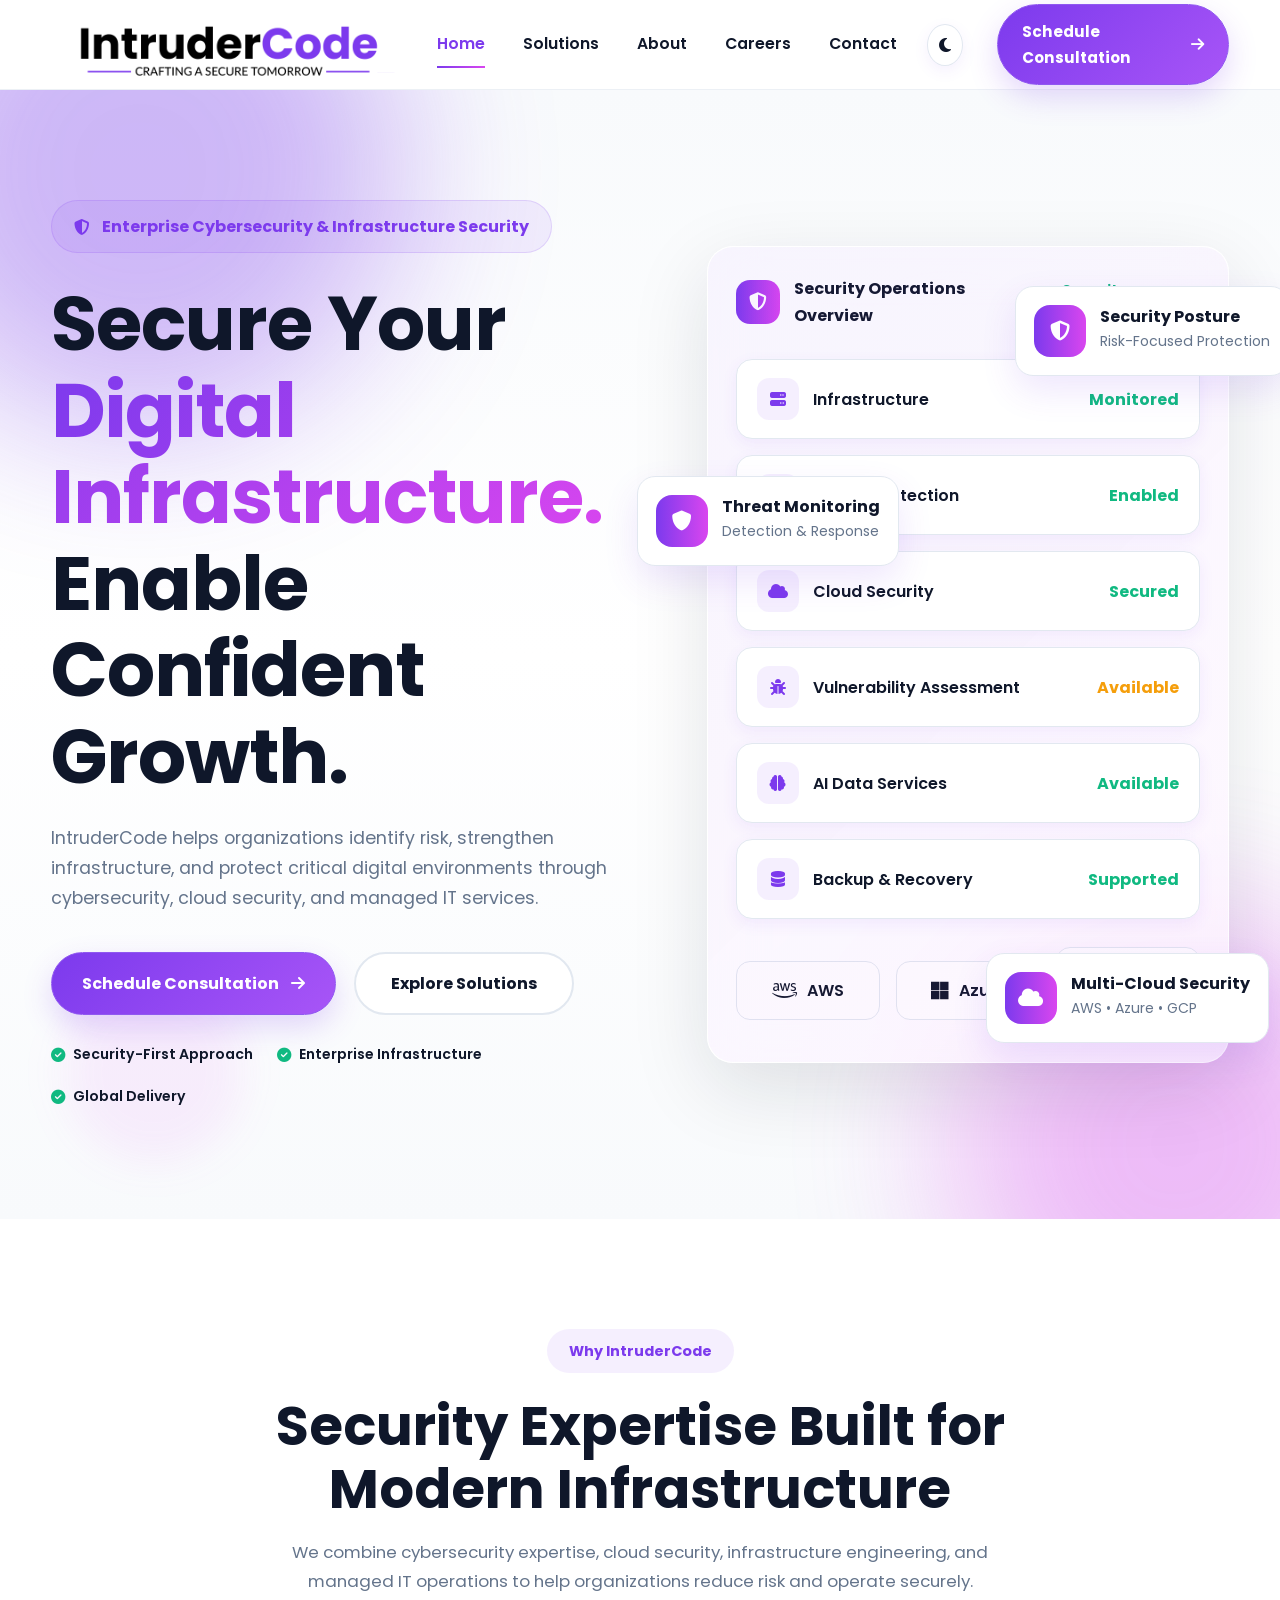
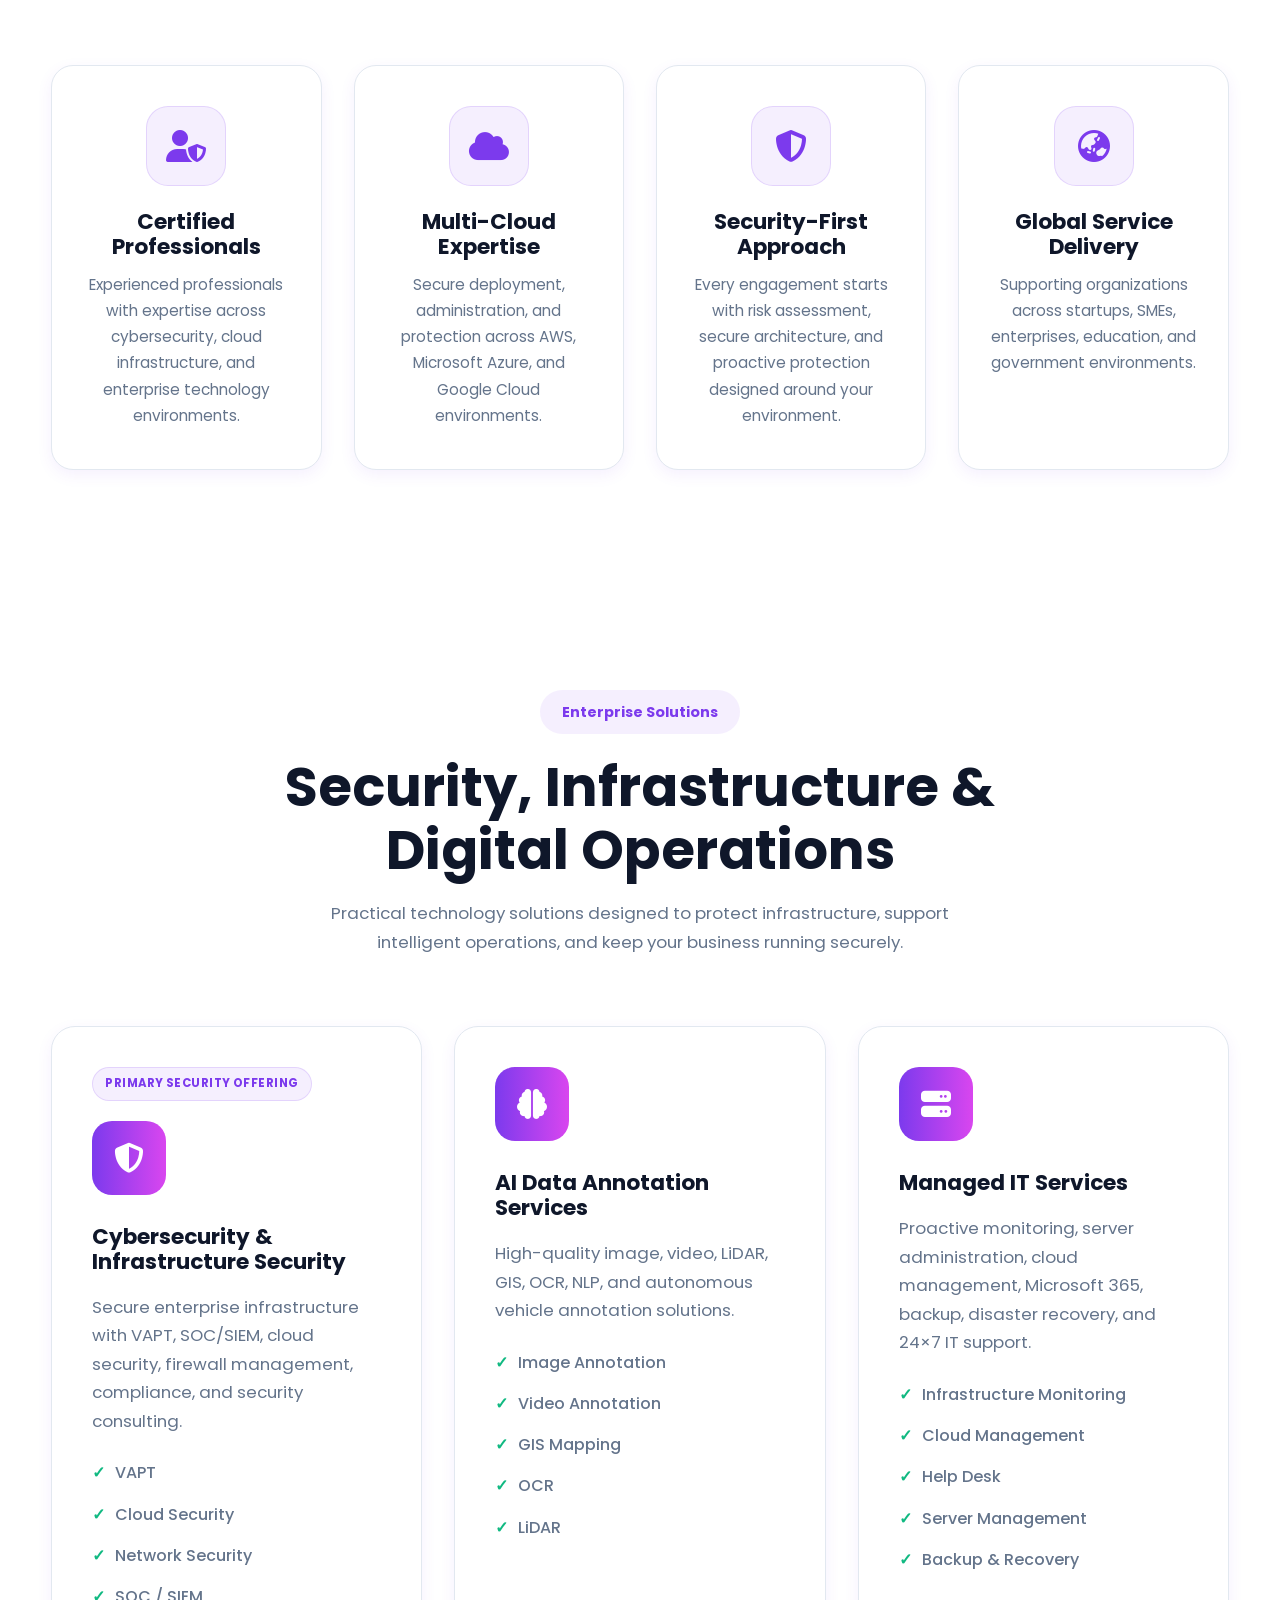
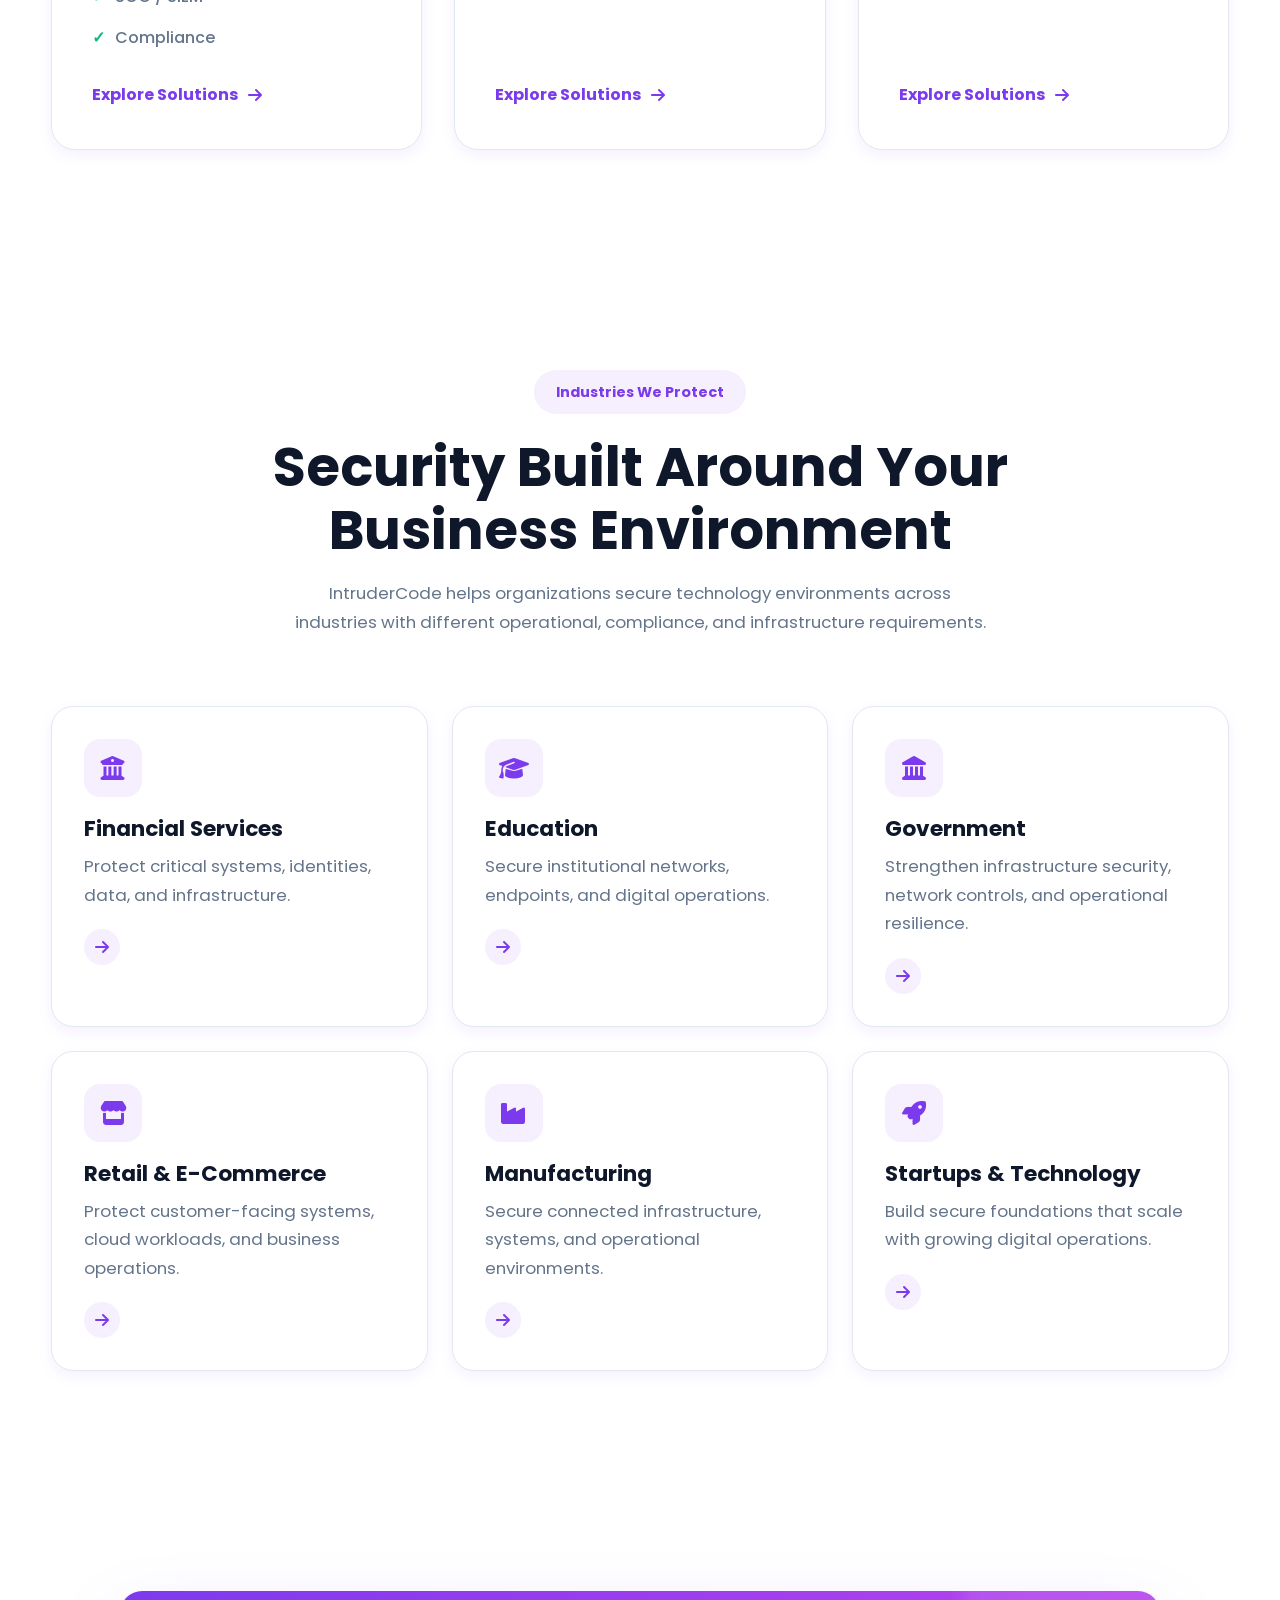
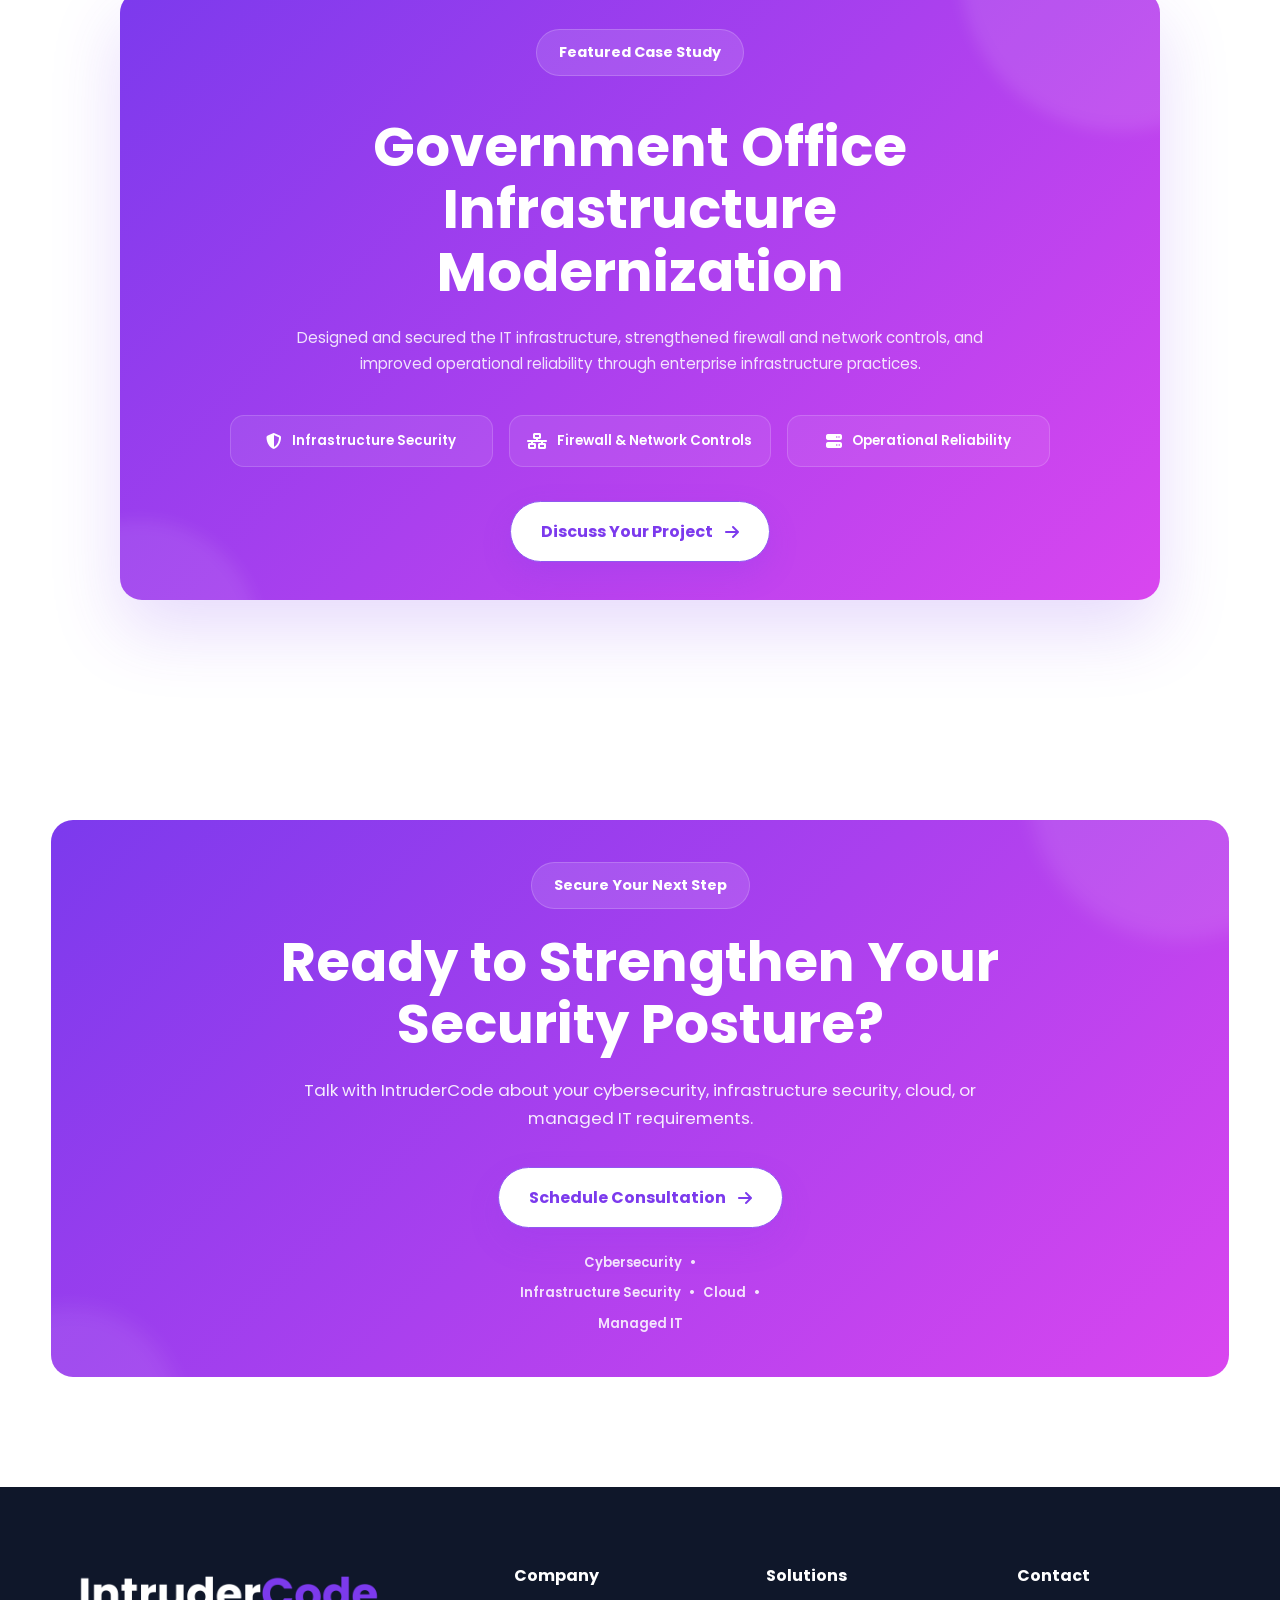
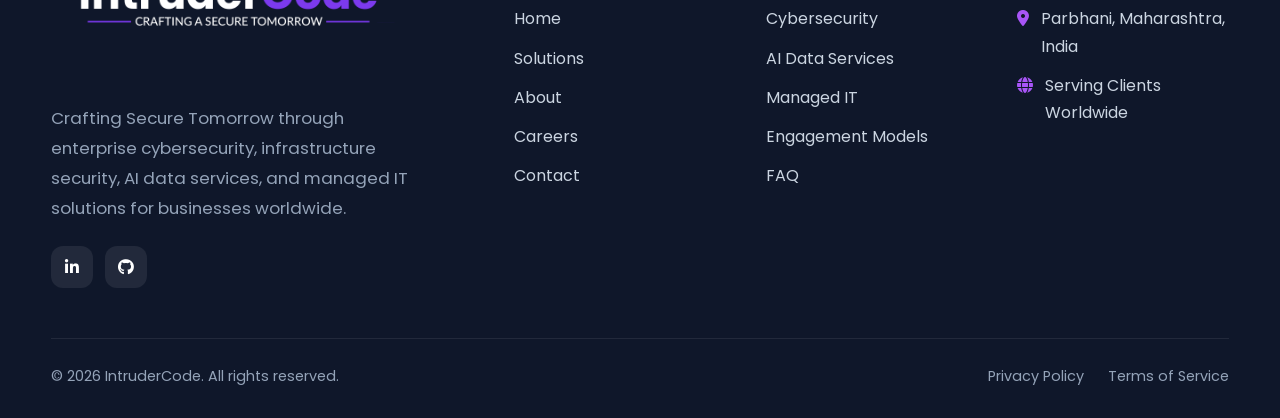
<file: index.html>
<!DOCTYPE html>
<html lang="en">

<head>

    <!-- ==================================================
         META
    =================================================== -->

    <meta charset="UTF-8">

    <meta name="viewport"
          content="width=device-width, initial-scale=1.0">

    <meta http-equiv="X-UA-Compatible"
          content="IE=edge">

    <title>
        IntruderCode
    </title>

    <meta name="description"
          content="IntruderCode provides enterprise Cybersecurity,
          Infrastructure Security, AI Data Annotation,
          Cloud Security and Managed IT Services worldwide.">

    <meta name="keywords"
          content="Cybersecurity, VAPT, Cloud Security,
          Infrastructure Security, AI Annotation,
          Managed IT Services, SOC, SIEM">

    <meta name="author"
          content="IntruderCode">

    <meta name="robots"
          content="index, follow">

    <!-- ==================================================
         FONTS
    =================================================== -->

    <link rel="preconnect"
    href="https://fonts.googleapis.com">

    <link rel="preconnect"
    href="https://fonts.gstatic.com"
    crossorigin>

    <link href="https://fonts.googleapis.com/css2?family=Poppins:wght@300;400;500;600;700;800&display=swap"
    rel="stylesheet">

    <!-- ==================================================
         FONT AWESOME
    =================================================== -->

    <link rel="stylesheet"
          href="https://cdnjs.cloudflare.com/ajax/libs/font-awesome/6.7.2/css/all.min.css">

    <!-- ==================================================
         CSS
    =================================================== -->

    <link rel="stylesheet"
          href="css/style.css">

    <link rel="stylesheet"
          href="css/animations.css">

    <link rel="stylesheet"
          href="css/responsive.css">

    <meta name="theme-color"
      content="#7C3AED">

    <meta name="color-scheme"
        content="light dark">

</head>

<body>

<!-- ======================================================
     HEADER
======================================================= -->

<header class="header">

    <div class="container">

        <nav class="navbar">

            <!-- ==================================================
                 BRAND
            =================================================== -->

            <a
                href="index.html"
                class="logo"
                aria-label="IntruderCode Home"
            >

                <img
                    src="images/light.png"
                    alt="IntruderCode"
                    class="logo-image"
                    id="siteLogo"
                >

            </a>


            <!-- ==================================================
                 PRIMARY NAVIGATION
            =================================================== -->

            <ul
                class="nav-links"
                id="primary-navigation"
            >

                <li>

                    <a href="index.html">
                        Home
                    </a>

                </li>


                <li>

                    <a href="services.html">
                        Solutions
                    </a>

                </li>


                <li>

                    <a href="about.html">
                        About
                    </a>

                </li>


                <li>

                    <a href="careers.html">
                        Careers
                    </a>

                </li>


                <li>

                    <a href="contact.html">
                        Contact
                    </a>

                </li>

            </ul>


            <!-- ==================================================
                 HEADER ACTIONS
            =================================================== -->

            <div class="nav-actions">

                <button
                    type="button"
                    class="theme-toggle"
                    id="themeToggle"
                    aria-label="Toggle light and dark theme"
                    aria-pressed="false"
                    title="Switch theme"
                >

                    <i
                        class="fa-solid fa-moon"
                        aria-hidden="true"
                    ></i>

                </button>


                <a
                    href="contact.html"
                    class="btn btn-primary"
                >

                    Schedule Consultation

                    <i
                        class="fa-solid fa-arrow-right"
                        aria-hidden="true"
                    ></i>

                </a>

            </div>


            <!-- ==================================================
                 MOBILE NAVIGATION
            =================================================== -->

            <button
                type="button"
                class="menu-btn"
                aria-controls="primary-navigation"
                aria-expanded="false"
                aria-label="Open navigation"
            >

                <i
                    class="fa-solid fa-bars"
                    aria-hidden="true"
                ></i>

            </button>

        </nav>

    </div>

</header>

<!-- ======================================================
     MAIN
======================================================= -->

<main>

<!-- ======================================================
     HERO
======================================================= -->

<section class="hero" id="home">

    <!-- Background -->

    <div class="hero-bg">

        <div class="gradient-orb orb-1"></div>

        <div class="gradient-orb orb-2"></div>

        <div class="grid-overlay"></div>

    </div>

    <div class="container">

        <div class="hero-grid">

            <!-- ==========================================
                 LEFT
            =========================================== -->

            <div class="hero-content">

                <span class="hero-badge">

                    <i
                        class="fa-solid fa-shield-halved"
                        aria-hidden="true"
                    ></i>

                    Enterprise Cybersecurity & Infrastructure Security

                </span>


                <h1>

                    Secure Your
                    <span class="text-gradient">
                        Digital Infrastructure.
                    </span>

                    <br>

                    Enable Confident Growth.

                </h1>


                <p>

                    IntruderCode helps organizations identify risk,
                    strengthen infrastructure, and protect critical
                    digital environments through cybersecurity,
                    cloud security, and managed IT services.

                </p>


                <div class="hero-buttons">

                    <a
                        href="contact.html"
                        class="btn btn-primary"
                    >

                        Schedule Consultation

                        <i
                            class="fa-solid fa-arrow-right"
                            aria-hidden="true"
                        ></i>

                    </a>


                    <a
                        href="services.html"
                        class="btn btn-outline"
                    >

                        Explore Solutions

                    </a>

                </div>


                <div class="hero-features">

                    <div class="feature-item">

                        <i
                            class="fa-solid fa-circle-check"
                            aria-hidden="true"
                        ></i>

                        Security-First Approach

                    </div>


                    <div class="feature-item">

                        <i
                            class="fa-solid fa-circle-check"
                            aria-hidden="true"
                        ></i>

                        Enterprise Infrastructure

                    </div>


                    <div class="feature-item">

                        <i
                            class="fa-solid fa-circle-check"
                            aria-hidden="true"
                        ></i>

                        Global Delivery

                    </div>

                </div>

            </div>

            <!-- ==========================================
                 RIGHT
            =========================================== -->

            <div class="hero-visual">

                <!-- ===============================
                     DASHBOARD
                ================================ -->

                <div class="dashboard">

                    <div class="dashboard-header">

                        <div class="dashboard-title">

                            <i class="fa-solid fa-shield-halved"></i>

                            <span>

                                Security Operations Overview

                            </span>

                        </div>

                        <div class="live-status">

                            <span class="status-dot"></span>

                            Security Overview

                        </div>

                    </div>

                    <!-- ===============================
                         DASHBOARD BODY
                    ================================ -->

                    <div class="dashboard-body">

                        <div class="status-card">

                            <div class="status-left">

                                <i class="fa-solid fa-server"></i>

                                <span>

                                    Infrastructure

                                </span>

                            </div>

                            <span class="status-success">

                                Monitored

                            </span>

                        </div>

                        <div class="status-card">

                            <div class="status-left">

                                <i class="fa-solid fa-shield-virus"></i>

                                <span>

                                    Threat Protection

                                </span>

                            </div>

                            <span class="status-success">

                                Enabled

                            </span>

                        </div>

                        <div class="status-card">

                            <div class="status-left">

                                <i class="fa-solid fa-cloud"></i>

                                <span>

                                    Cloud Security

                                </span>

                            </div>

                            <span class="status-success">

                                Secured

                            </span>

                        </div>

                        <div class="status-card">

                            <div class="status-left">

                                <i class="fa-solid fa-bug"></i>

                                <span>

                                    Vulnerability Assessment

                                </span>

                            </div>

                            <span class="status-running">

                                Available

                            </span>

                        </div>

                        <div class="status-card">

                            <div class="status-left">

                                <i class="fa-solid fa-brain"></i>

                                <span>

                                    AI Data Services

                                </span>

                            </div>

                            <span class="status-success">

                                Available

                            </span>

                        </div>

                        <div class="status-card">

                            <div class="status-left">

                                <i class="fa-solid fa-database"></i>

                                <span>

                                    Backup & Recovery

                                </span>

                            </div>

                            <span class="status-success">

                                Supported

                            </span>

                        </div>

                    </div>

                    <!-- ===============================
                         CLOUD
                    ================================ -->

                    <div class="cloud-platforms">

                        <div class="cloud-item">

                            <i class="fa-brands fa-aws"></i>

                            AWS

                        </div>

                        <div class="cloud-item">

                            <i class="fa-brands fa-microsoft"></i>

                            Azure

                        </div>

                        <div class="cloud-item">

                            <i class="fa-brands fa-google"></i>

                            Google Cloud

                        </div>

                    </div>

                </div>

                <!-- ==================================
                     FLOATING CARD 1
                =================================== -->

                <div class="floating-card security-score">

                    <div class="floating-icon">

                        <i
                            class="fa-solid fa-shield-halved"
                            aria-hidden="true"
                        ></i>

                    </div>

                    <div>

                        <h3>
                            Security Posture
                        </h3>

                        <p>
                            Risk-Focused Protection
                        </p>

                    </div>

                </div>

                <!-- ==================================
                     FLOATING CARD 2
                =================================== -->

                <div class="floating-card threat-card">

                    <div class="floating-icon">

                        <i class="fa-solid fa-shield"></i>

                    </div>

                    <div>

                        <h3>

                             Threat Monitoring

                        </h3>

                        <p>

                            Detection & Response

                        </p>

                    </div>

                </div>

                <!-- ==================================
                     FLOATING CARD 3
                =================================== -->

                <div class="floating-card cloud-card">

                    <div class="floating-icon">

                        <i class="fa-solid fa-cloud"></i>

                    </div>

                    <div>

                        <h3>

                            Multi-Cloud Security

                        </h3>

                        <p>

                            AWS • Azure • GCP

                        </p>

                    </div>

                </div>

            </div>

        </div>

    </div>

</section>

<!-- ======================================================
     TRUSTED EXPERTISE
======================================================= -->

<section class="trust" id="trust">

    <div class="container">

        <div class="section-heading">

            <span class="section-badge">
                Why IntruderCode
            </span>

            <h2>
                Security Expertise Built
                for Modern Infrastructure
            </h2>

            <p>
                We combine cybersecurity expertise, cloud security,
                infrastructure engineering, and managed IT operations
                to help organizations reduce risk and operate securely.
            </p>

        </div>

        <div class="trust-grid">

            <!-- Card -->

            <div class="trust-card">

                <div class="trust-icon">

                    <i class="fa-solid fa-user-shield"></i>

                </div>

                <h3>

                    Certified Professionals

                </h3>

                    <p>
                        Experienced professionals with expertise across
                        cybersecurity, cloud infrastructure, and enterprise
                        technology environments.
                    </p>

            </div>

            <!-- Card -->

            <div class="trust-card">

                <div class="trust-icon">

                    <i class="fa-solid fa-cloud"></i>

                </div>

                <h3>

                    Multi-Cloud Expertise

                </h3>

                    <p>
                        Secure deployment, administration, and protection
                        across AWS, Microsoft Azure, and Google Cloud
                        environments.
                    </p>

            </div>

            <!-- Card -->

            <div class="trust-card">

                <div class="trust-icon">

                    <i class="fa-solid fa-shield-halved"></i>

                </div>

                <h3>

                    Security-First Approach

                </h3>

                    <p>
                        Every engagement starts with risk assessment,
                        secure architecture, and proactive protection
                        designed around your environment.
                    </p>

            </div>

            <!-- Card -->

            <div class="trust-card">

                <div class="trust-icon">

                    <i class="fa-solid fa-earth-asia"></i>

                </div>

                <h3>

                    Global Service Delivery

                </h3>

                    <p>
                        Supporting organizations across startups, SMEs,
                        enterprises, education, and government environments.
                    </p>

            </div>

        </div>

    </div>

</section>

<!-- ======================================================
     CORE SOLUTIONS
======================================================= -->

<section class="solutions"
         id="solutions">

    <div class="container">

        <div class="section-heading">

            <span class="section-badge">

                Enterprise Solutions

            </span>

            <h2>

                Security, Infrastructure &
                Digital Operations

            </h2>

            <p>

                Practical technology solutions designed to protect
                infrastructure, support intelligent operations, and
                keep your business running securely.

            </p>

        </div>

        <div class="solutions-grid">

            <!-- =============================== -->

            <article class="solution-card solution-card-primary">

                 <span class="solution-label">
                    Primary Security Offering
                </span>

                <div class="solution-icon">

                    <i class="fa-solid fa-shield-halved"></i>

                </div>

                <h3>

                    Cybersecurity &
                    Infrastructure Security

                </h3>

                <p>

                    Secure enterprise infrastructure
                    with VAPT, SOC/SIEM,
                    cloud security,
                    firewall management,
                    compliance,
                    and security consulting.

                </p>

                <ul>

                    <li>VAPT</li>

                    <li>Cloud Security</li>

                    <li>Network Security</li>

                    <li>SOC / SIEM</li>

                    <li>Compliance</li>

                </ul>

                <a href="services.html">

                    Explore Solutions

                    <i class="fa-solid fa-arrow-right"></i>

                </a>

            </article>

            <!-- =============================== -->

            <article class="solution-card">

                <div class="solution-icon">

                    <i class="fa-solid fa-brain"></i>

                </div>

                <h3>

                    AI Data
                    Annotation Services

                </h3>

                <p>

                    High-quality image,
                    video,
                    LiDAR,
                    GIS,
                    OCR,
                    NLP,
                    and autonomous vehicle
                    annotation solutions.

                </p>

                <ul>

                    <li>Image Annotation</li>

                    <li>Video Annotation</li>

                    <li>GIS Mapping</li>

                    <li>OCR</li>

                    <li>LiDAR</li>

                </ul>

                <a href="services.html">

                    Explore Solutions

                    <i class="fa-solid fa-arrow-right"></i>

                </a>

            </article>

            <!-- =============================== -->

            <article class="solution-card">

                <div class="solution-icon">

                    <i class="fa-solid fa-server"></i>

                </div>

                <h3>

                    Managed
                    IT Services

                </h3>

                <p>

                    Proactive monitoring,
                    server administration,
                    cloud management,
                    Microsoft 365,
                    backup,
                    disaster recovery,
                    and 24×7 IT support.

                </p>

                <ul>

                    <li>Infrastructure Monitoring</li>

                    <li>Cloud Management</li>

                    <li>Help Desk</li>

                    <li>Server Management</li>

                    <li>Backup & Recovery</li>

                </ul>

                <a href="services.html">

                    Explore Solutions

                    <i class="fa-solid fa-arrow-right"></i>

                </a>

            </article>

        </div>

    </div>

</section>

<!-- ======================================================
     INDUSTRIES WE PROTECT
======================================================= -->

<section
    class="industries"
    id="industries"
>

    <div class="container">

        <div class="section-heading">

            <span class="section-badge">

                Industries We Protect

            </span>

            <h2>

                Security Built Around
                Your Business Environment

            </h2>

            <p>

                IntruderCode helps organizations secure
                technology environments across industries
                with different operational, compliance,
                and infrastructure requirements.

            </p>

        </div>


        <div class="industries-grid">


            <article class="industry-card">

        

                <div class="industry-icon">

                    <i
                        class="fa-solid fa-building-columns"
                        aria-hidden="true"
                    ></i>

                </div>

                <h3>
                    Financial Services
                </h3>

                <p>
                    Protect critical systems, identities,
                    data, and infrastructure.
                </p>

                <span class="industry-arrow">
                    <i
                        class="fa-solid fa-arrow-right"
                        aria-hidden="true"
                    ></i>
                </span>

            </article>


            <article class="industry-card">

                <div class="industry-icon">

                    <i
                        class="fa-solid fa-graduation-cap"
                        aria-hidden="true"
                    ></i>

                </div>

                <h3>
                    Education
                </h3>

                <p>
                    Secure institutional networks,
                    endpoints, and digital operations.
                </p>

                <span class="industry-arrow">
                    <i
                        class="fa-solid fa-arrow-right"
                        aria-hidden="true"
                    ></i>
                </span>

            </article>


            <article class="industry-card">

                <div class="industry-icon">

                    <i
                        class="fa-solid fa-landmark"
                        aria-hidden="true"
                    ></i>

                </div>

                <h3>
                    Government
                </h3>

                <p>
                    Strengthen infrastructure security,
                    network controls, and operational resilience.
                </p>

                <span class="industry-arrow">
                    <i
                        class="fa-solid fa-arrow-right"
                        aria-hidden="true"
                    ></i>
                </span>

            </article>


            <article class="industry-card">

                <div class="industry-icon">

                    <i
                        class="fa-solid fa-store"
                        aria-hidden="true"
                    ></i>

                </div>

                <h3>
                    Retail & E-Commerce
                </h3>

                <p>
                    Protect customer-facing systems,
                    cloud workloads, and business operations.
                </p>

                <span class="industry-arrow">
                    <i
                        class="fa-solid fa-arrow-right"
                        aria-hidden="true"
                    ></i>
                </span>

            </article>


            <article class="industry-card">

                <div class="industry-icon">

                    <i
                        class="fa-solid fa-industry"
                        aria-hidden="true"
                    ></i>

                </div>

                <h3>
                    Manufacturing
                </h3>

                <p>
                    Secure connected infrastructure,
                    systems, and operational environments.
                </p>

                <span class="industry-arrow">
                    <i
                        class="fa-solid fa-arrow-right"
                        aria-hidden="true"
                    ></i>
                </span>

            </article>


            <article class="industry-card">

                <div class="industry-icon">

                    <i
                        class="fa-solid fa-rocket"
                        aria-hidden="true"
                    ></i>

                </div>

                <h3>
                    Startups & Technology
                </h3>

                <p>
                    Build secure foundations that scale
                    with growing digital operations.
                </p>

                <span class="industry-arrow">
                    <i
                        class="fa-solid fa-arrow-right"
                        aria-hidden="true"
                    ></i>
                </span>

            </article>


        </div>

    </div>

</section>

<!-- ======================================================
     FEATURED CASE STUDY
======================================================= -->

<section
    class="case-study"
    id="case-study"
    aria-labelledby="case-study-title"
>

    <div class="container">

        <div class="case-card">

            <div class="case-content">

                <span class="section-badge">
                    Featured Case Study
                </span>


                <h2 id="case-study-title">

                    Government Office
                    Infrastructure Modernization

                </h2>


                <p class="case-description">

                    Designed and secured the IT infrastructure,
                    strengthened firewall and network controls,
                    and improved operational reliability through
                    enterprise infrastructure practices.

                </p>


                <div class="case-points">

                    <div class="case-point">

                        <i
                            class="fa-solid fa-shield-halved"
                            aria-hidden="true"
                        ></i>

                        <span>
                            Infrastructure Security
                        </span>

                    </div>


                    <div class="case-point">

                        <i
                            class="fa-solid fa-network-wired"
                            aria-hidden="true"
                        ></i>

                        <span>
                            Firewall & Network Controls
                        </span>

                    </div>


                    <div class="case-point">

                        <i
                            class="fa-solid fa-server"
                            aria-hidden="true"
                        ></i>

                        <span>
                            Operational Reliability
                        </span>

                    </div>

                </div>


                <a
                    href="contact.html"
                    class="btn btn-primary case-cta"
                >

                    Discuss Your Project

                    <i
                        class="fa-solid fa-arrow-right"
                        aria-hidden="true"
                    ></i>

                </a>

            </div>

        </div>

    </div>

</section>

<!-- ======================================================
     FINAL CALL TO ACTION
======================================================= -->

<section
    class="cta"
    aria-labelledby="cta-title"
>

    <div class="container">

        <div class="cta-box">

            <div class="cta-content">

                <span class="section-badge">
                    Secure Your Next Step
                </span>


                <h2 id="cta-title">

                    Ready to Strengthen
                    Your Security Posture?

                </h2>


                <p>

                    Talk with IntruderCode about your
                    cybersecurity, infrastructure security,
                    cloud, or managed IT requirements.

                </p>


                <div class="cta-actions">

                    <a
                        href="contact.html"
                        class="btn btn-primary"
                    >

                        Schedule Consultation

                        <i
                            class="fa-solid fa-arrow-right"
                            aria-hidden="true"
                        ></i>

                    </a>

                </div>


                <span class="cta-support">

                    Cybersecurity
                    <span aria-hidden="true">•</span>
                    Infrastructure Security
                    <span aria-hidden="true">•</span>
                    Cloud
                    <span aria-hidden="true">•</span>
                    Managed IT

                </span>

            </div>

        </div>

    </div>

</section>


</main>

<!-- ======================================================
     GLOBAL FOOTER
======================================================= -->

<footer class="footer">

    <div class="container">

        <div class="footer-grid">


            <!-- ==================================================
                 BRAND
            =================================================== -->

            <div class="footer-brand">

                <a
                    href="index.html"
                    class="footer-logo"
                    aria-label="IntruderCode Home"
                >

                    <img
                        src="images/dark.png"
                        alt="IntruderCode"
                    >

                </a>


                <p>

                    Crafting Secure Tomorrow through enterprise
                    cybersecurity, infrastructure security,
                    AI data services, and managed IT solutions
                    for businesses worldwide.

                </p>


                <div class="footer-social">

                    <a
                        href="#"
                        aria-label="LinkedIn"
                    >

                        <i
                            class="fa-brands fa-linkedin-in"
                            aria-hidden="true"
                        ></i>

                    </a>


                    <a
                        href="#"
                        aria-label="GitHub"
                    >

                        <i
                            class="fa-brands fa-github"
                            aria-hidden="true"
                        ></i>

                    </a>

                </div>

            </div>


            <!-- ==================================================
                 COMPANY
            =================================================== -->

            <div class="footer-column">

                <h3>
                    Company
                </h3>

                <ul>

                    <li>
                        <a href="index.html">
                            Home
                        </a>
                    </li>

                    <li>
                        <a href="services.html">
                            Solutions
                        </a>
                    </li>

                    <li>
                        <a href="about.html">
                            About
                        </a>
                    </li>

                    <li>
                        <a href="careers.html">
                            Careers
                        </a>
                    </li>

                    <li>
                        <a href="contact.html">
                            Contact
                        </a>
                    </li>

                </ul>

            </div>


            <!-- ==================================================
                 SOLUTIONS
            =================================================== -->

            <div class="footer-column">

                <h3>
                    Solutions
                </h3>

                <ul>

                    <li>
                        <a href="services.html#cybersecurity">
                            Cybersecurity
                        </a>
                    </li>

                    <li>
                        <a href="services.html#ai-data-services">
                            AI Data Services
                        </a>
                    </li>

                    <li>
                        <a href="services.html#managed-it">
                            Managed IT
                        </a>
                    </li>

                    <li>
                        <a href="services.html#engagement-models">
                            Engagement Models
                        </a>
                    </li>

                    <li>
                        <a href="services.html#faq">
                            FAQ
                        </a>
                    </li>

                </ul>

            </div>


            <!-- ==================================================
                 CONTACT
            =================================================== -->

            <div class="footer-column">

                <h3>
                    Contact
                </h3>

                <ul class="footer-contact">

                    <li>

                        <i
                            class="fa-solid fa-location-dot"
                            aria-hidden="true"
                        ></i>

                        <span>
                            Parbhani, Maharashtra, India
                        </span>

                    </li>


                    <li>

                        <i
                            class="fa-solid fa-globe"
                            aria-hidden="true"
                        ></i>

                        <span>
                            Serving Clients Worldwide
                        </span>

                    </li>

                </ul>

            </div>

        </div>


        <!-- ==================================================
             FOOTER BOTTOM
        =================================================== -->

        <div class="footer-bottom">

            <p>

                ©
                <span id="currentYear"></span>
                IntruderCode.
                All rights reserved.

            </p>


            <div class="footer-legal">

                <a href="#">
                    Privacy Policy
                </a>

                <a href="#">
                    Terms of Service
                </a>

            </div>

        </div>

    </div>

</footer>

<!-- ======================================================
     JAVASCRIPT
======================================================= -->

<script src="js/navbar.js" defer></script>

<script src="js/script.js" defer></script>

</body>

</html>
</file>
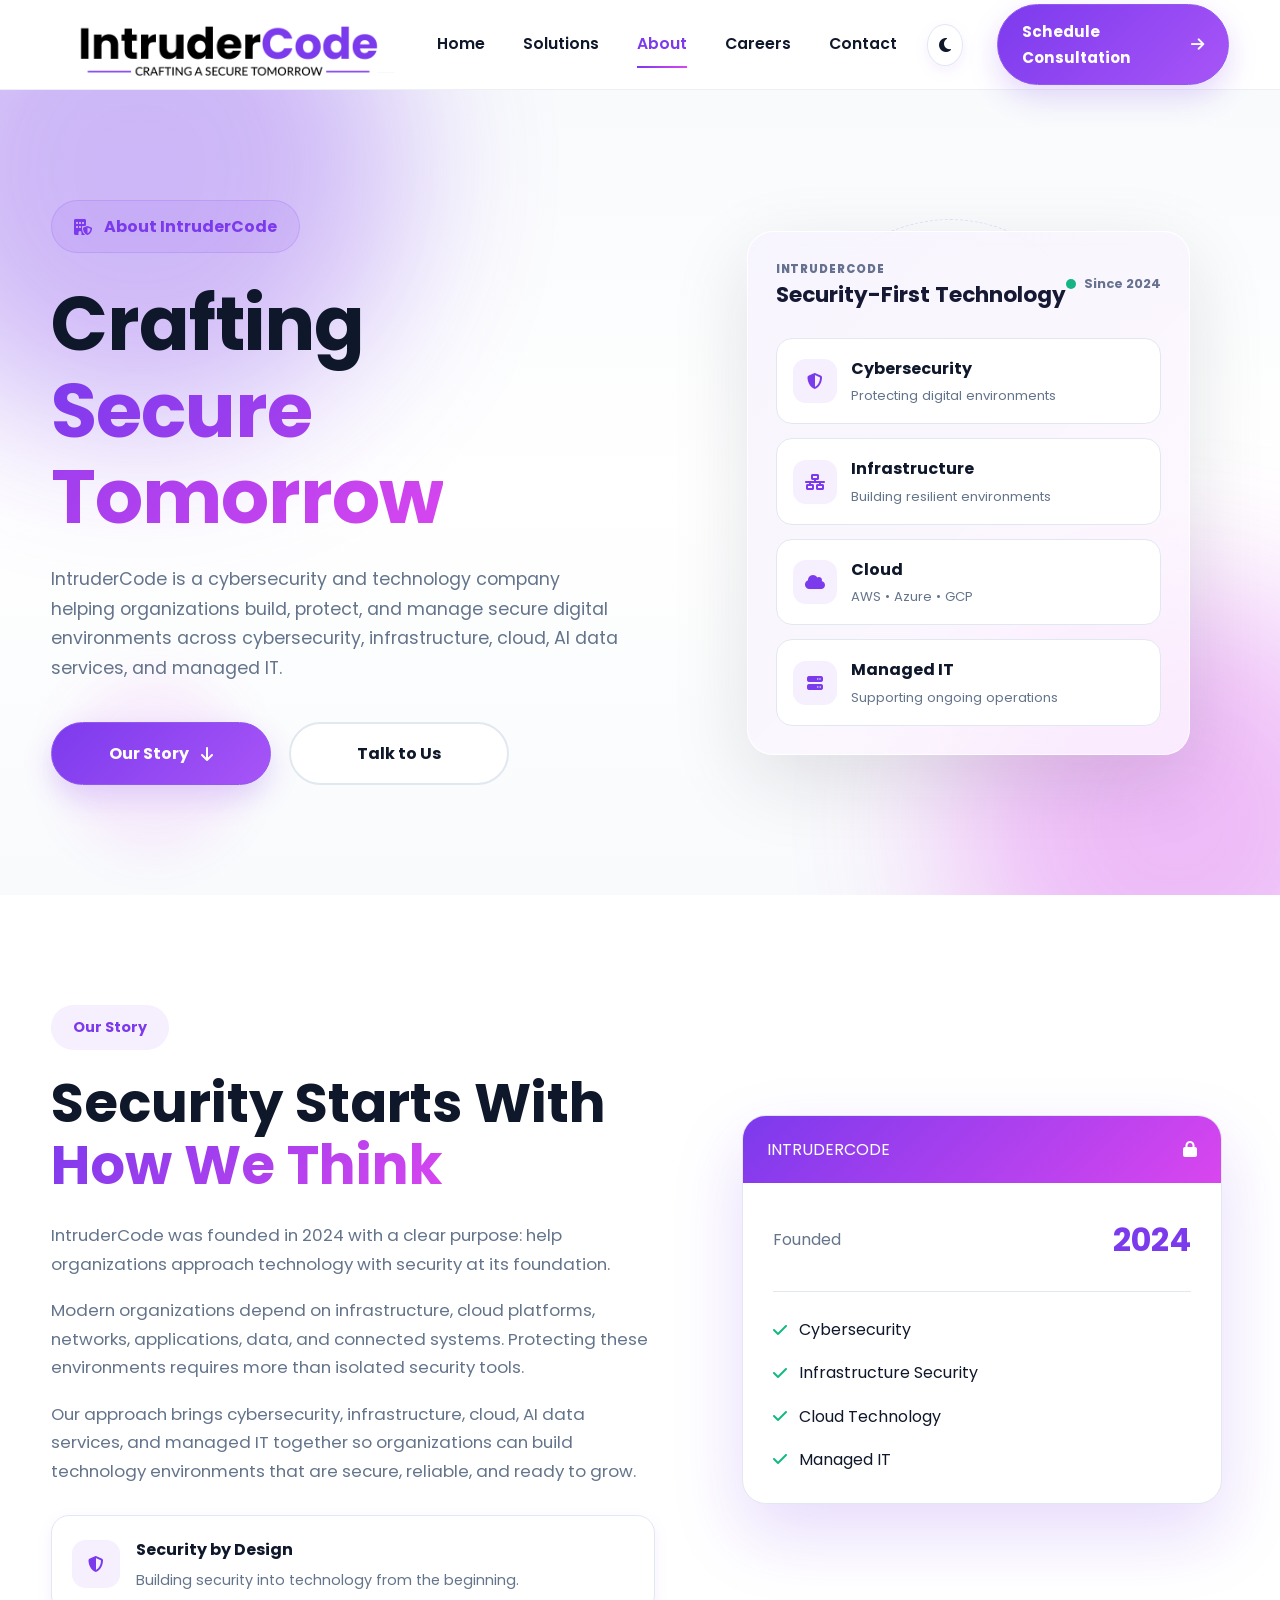
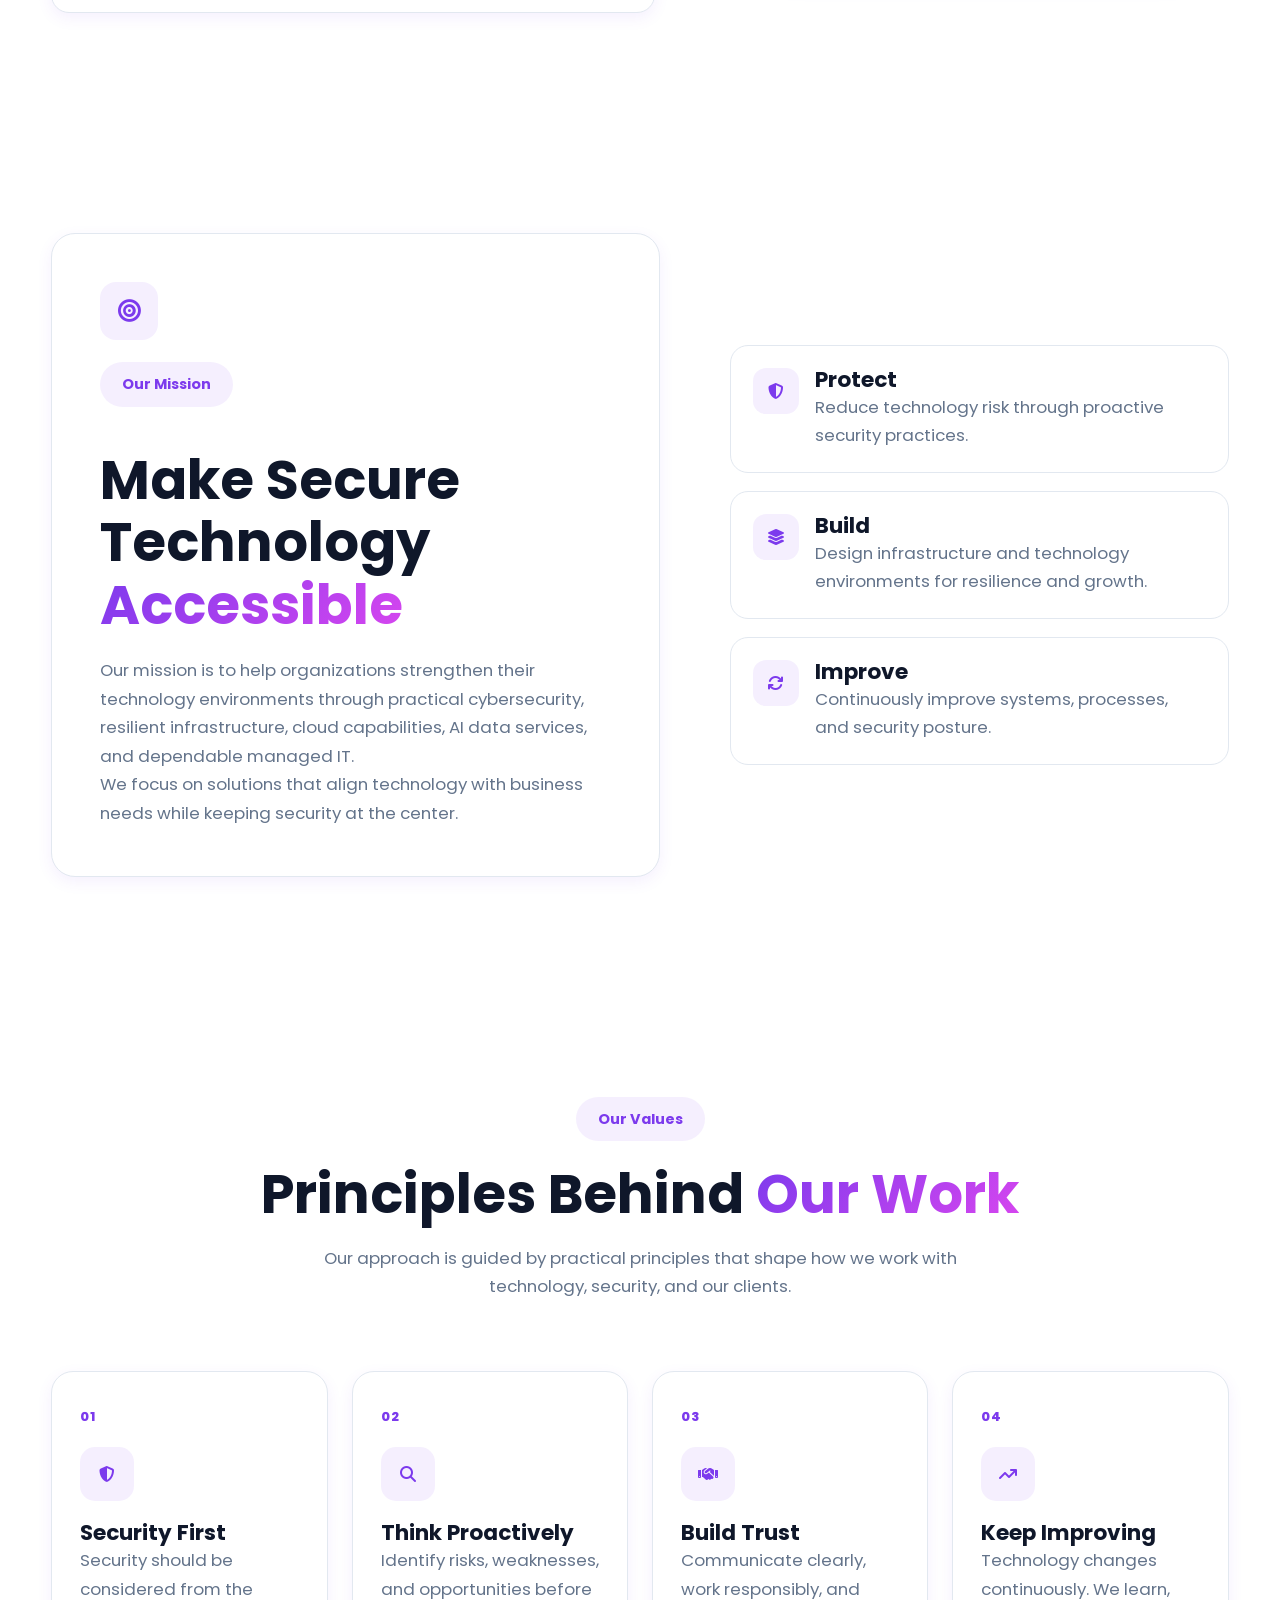
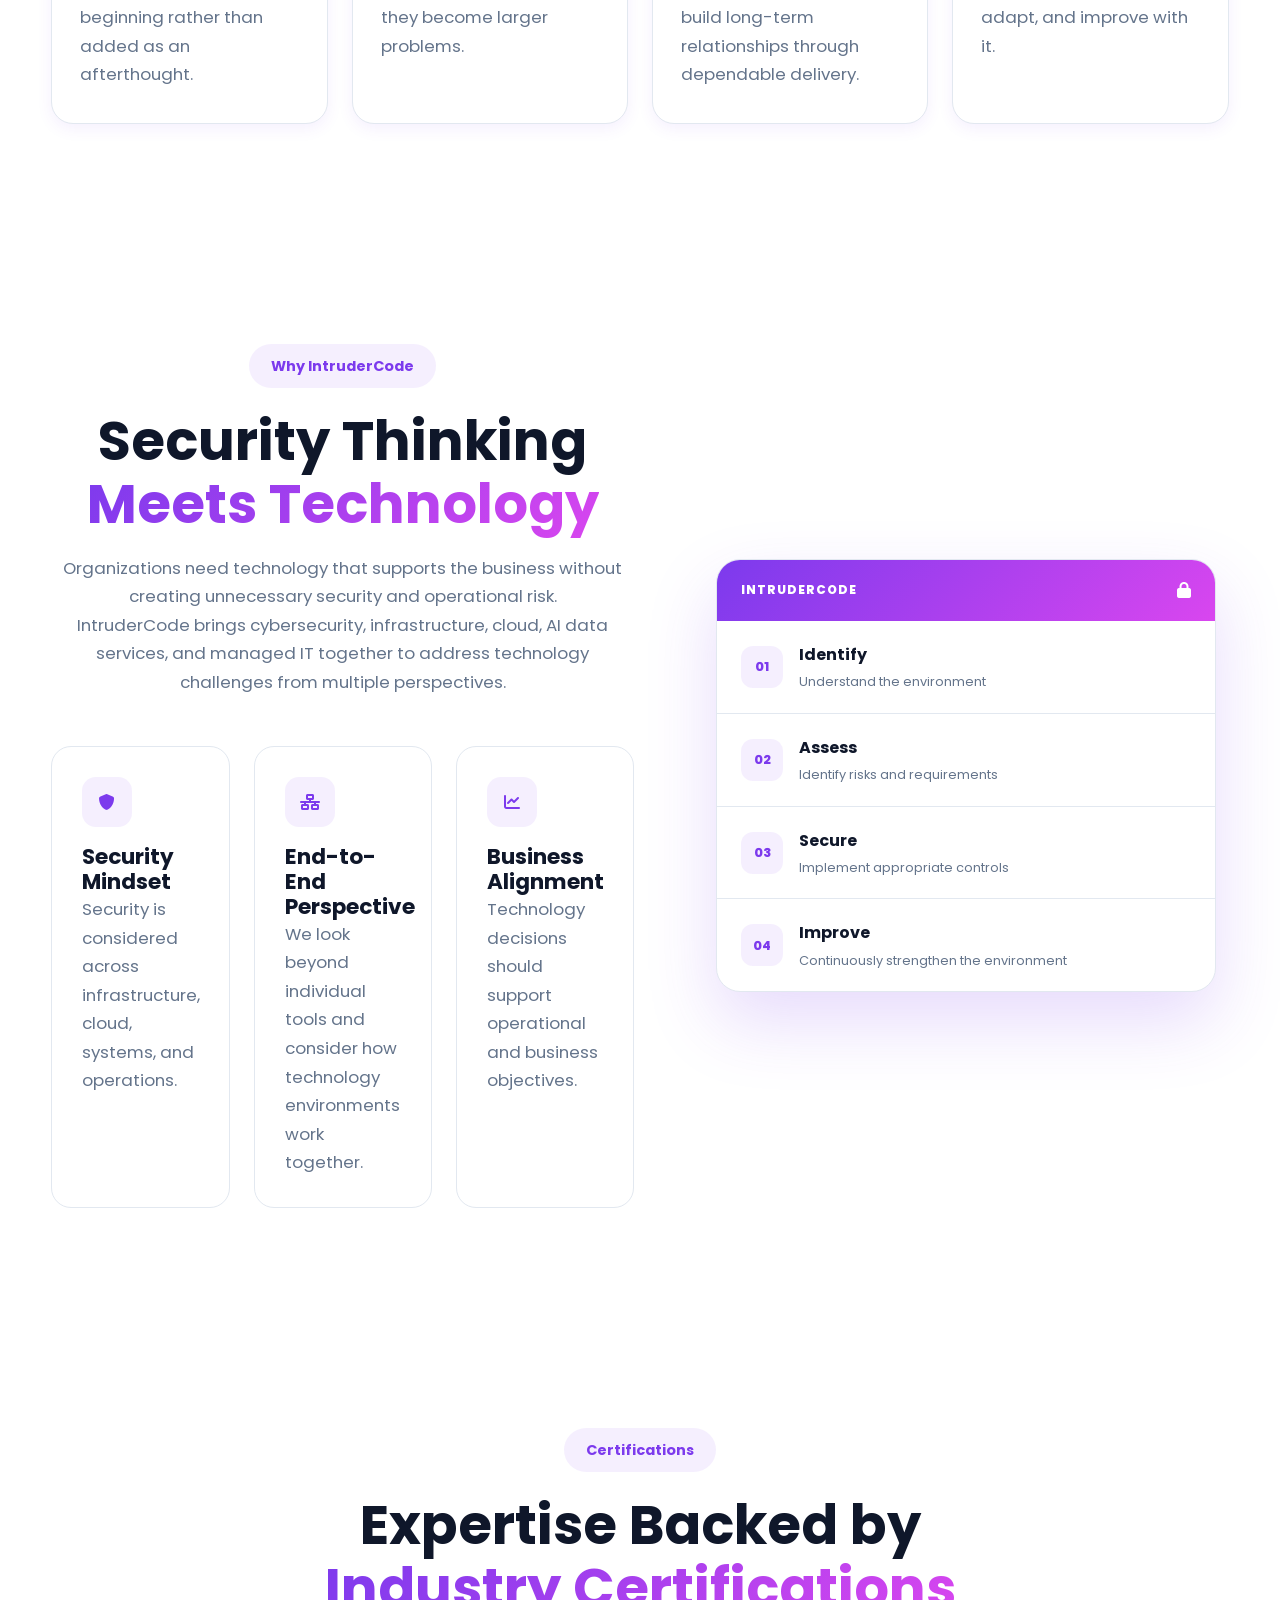
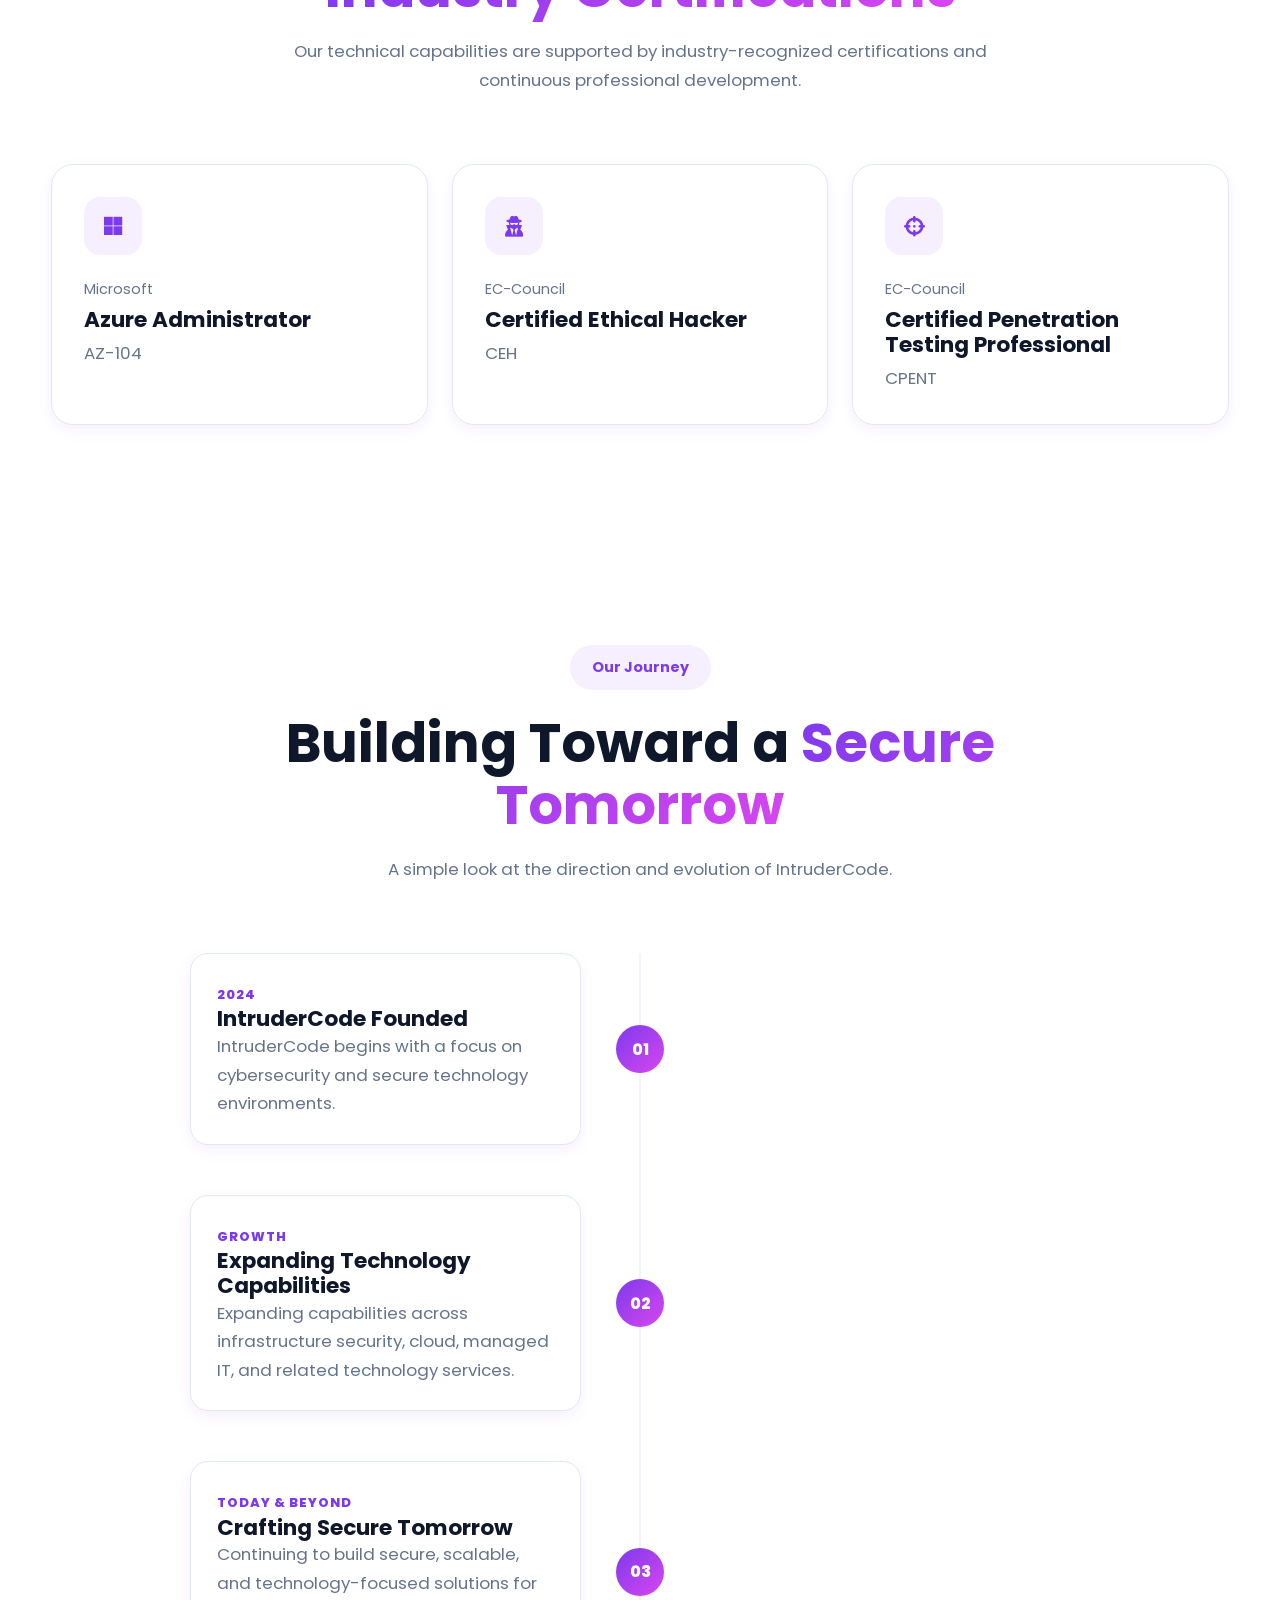
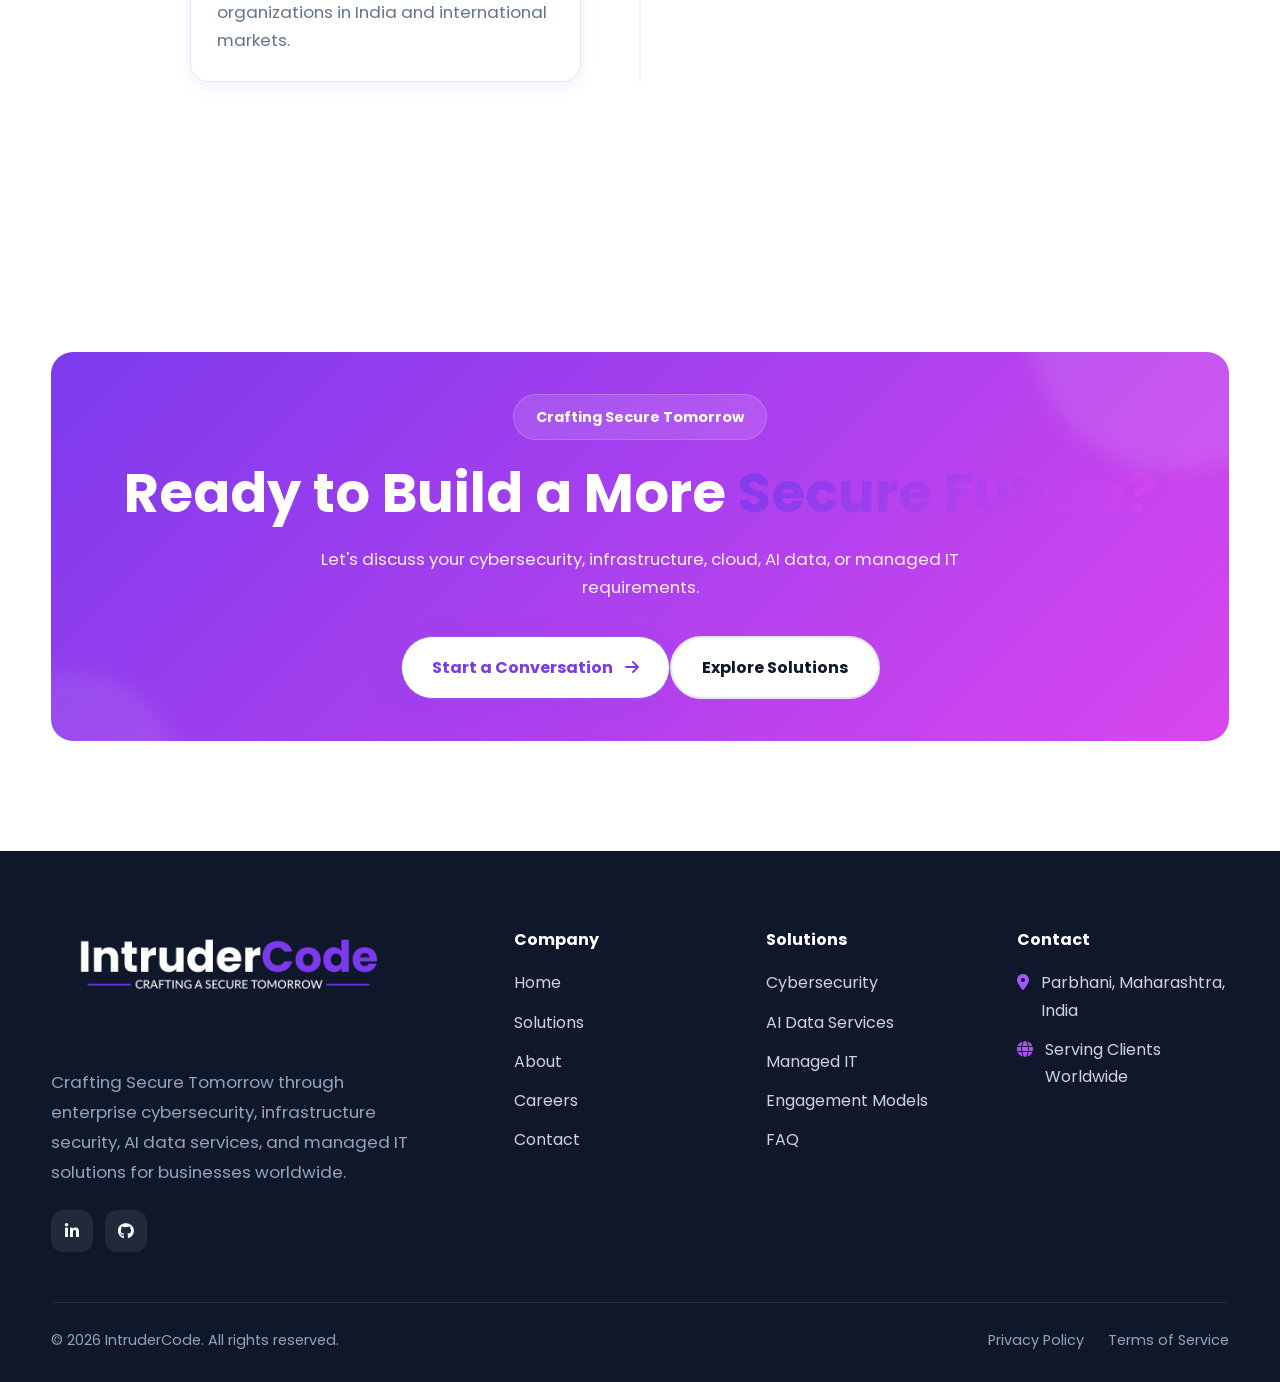
<file: about.html>
<!DOCTYPE html>
<html lang="en">

<head>

    <!-- ==================================================
         META
    =================================================== -->

    <meta charset="UTF-8">

    <meta name="viewport"
          content="width=device-width, initial-scale=1.0">

    <meta http-equiv="X-UA-Compatible"
          content="IE=edge">

    <title>
        IntruderCode |  About
    </title>

    <meta name="description"
          content="Learn about IntruderCode, a cybersecurity and technology company focused on secure infrastructure, cloud, AI data services, and managed IT solutions.">

    <meta name="keywords"
          content="About IntruderCode, Cybersecurity Company, Infrastructure Security, Cloud Security, Managed IT, AI Data Services">

    <meta name="author"
          content="IntruderCode">

    <meta name="robots"
          content="index, follow">


    <!-- ==================================================
         FONTS
    =================================================== -->

    <link rel="preconnect"
          href="https://fonts.googleapis.com">

    <link rel="preconnect"
          href="https://fonts.gstatic.com"
          crossorigin>

    <link href="https://fonts.googleapis.com/css2?family=Poppins:wght@300;400;500;600;700;800&display=swap"
          rel="stylesheet">


    <!-- ==================================================
         FONT AWESOME
    =================================================== -->

    <link rel="stylesheet"
          href="https://cdnjs.cloudflare.com/ajax/libs/font-awesome/6.7.2/css/all.min.css">


    <!-- ==================================================
         CSS
    =================================================== -->

    <link rel="stylesheet"
          href="css/style.css">

    <link rel="stylesheet"
          href="css/animations.css">

    <link rel="stylesheet"
          href="css/responsive.css">


    <!-- ==================================================
         THEME
    =================================================== -->

    <meta name="theme-color"
          content="#7C3AED">

    <meta name="color-scheme"
          content="light dark">

</head>


<body>


<!-- ======================================================
     GLOBAL HEADER
======================================================= -->

<header class="header">

    <div class="container">

        <nav class="navbar">

            <!-- ==================================================
                 BRAND
            =================================================== -->

            <a
                href="index.html"
                class="logo"
                aria-label="IntruderCode Home"
            >

                <img
                    src="images/light.png"
                    alt="IntruderCode"
                    class="logo-image"
                    id="siteLogo"
                >

            </a>


            <!-- ==================================================
                 PRIMARY NAVIGATION
            =================================================== -->

            <ul
                class="nav-links"
                id="primary-navigation"
            >

                <li>

                    <a href="index.html">
                        Home
                    </a>

                </li>


                <li>

                    <a href="services.html">
                        Solutions
                    </a>

                </li>


                <li>

                    <a href="about.html">
                        About
                    </a>

                </li>


                <li>

                    <a href="careers.html">
                        Careers
                    </a>

                </li>


                <li>

                    <a href="contact.html">
                        Contact
                    </a>

                </li>

            </ul>


            <!-- ==================================================
                 HEADER ACTIONS
            =================================================== -->

            <div class="nav-actions">

                <button
                    type="button"
                    class="theme-toggle"
                    id="themeToggle"
                    aria-label="Toggle light and dark theme"
                    aria-pressed="false"
                    title="Switch theme"
                >

                    <i
                        class="fa-solid fa-moon"
                        aria-hidden="true"
                    ></i>

                </button>


                <a
                    href="contact.html"
                    class="btn btn-primary"
                >

                    Schedule Consultation

                    <i
                        class="fa-solid fa-arrow-right"
                        aria-hidden="true"
                    ></i>

                </a>

            </div>


            <!-- ==================================================
                 MOBILE NAVIGATION
            =================================================== -->

            <button
                type="button"
                class="menu-btn"
                aria-controls="primary-navigation"
                aria-expanded="false"
                aria-label="Open navigation"
            >

                <i
                    class="fa-solid fa-bars"
                    aria-hidden="true"
                ></i>

            </button>

        </nav>

    </div>

</header>


<!-- ======================================================
     MAIN
======================================================= -->

<main>


<!-- ======================================================
     ABOUT HERO
======================================================= -->

<section class="hero about-hero"
         id="about">

    <div class="hero-bg">

        <div class="gradient-orb orb-1"></div>

        <div class="gradient-orb orb-2"></div>

        <div class="grid-overlay"></div>

    </div>


    <div class="container">

        <div class="hero-grid">


            <!-- Hero Content -->

            <div class="hero-content">

                <span class="hero-badge">

                    <i class="fa-solid fa-building-shield"></i>

                    About IntruderCode

                </span>


                <h1>

                    Crafting

                    <span class="text-gradient">
                        Secure Tomorrow
                    </span>

                </h1>


                <p>

                    IntruderCode is a cybersecurity and technology
                    company helping organizations build, protect,
                    and manage secure digital environments across
                    cybersecurity, infrastructure, cloud, AI data
                    services, and managed IT.

                </p>


                <div class="hero-buttons">

                    <a href="#story"
                       class="btn btn-primary">

                        Our Story

                        <i class="fa-solid fa-arrow-down"></i>

                    </a>


                    <a href="contact.html"
                       class="btn btn-outline">

                        Talk to Us

                    </a>

                </div>

            </div>


            <!-- Hero Visual -->

            <div class="hero-visual">

                <div class="dashboard">


                    <div class="dashboard-header">

                        <div>

                            <span class="dashboard-label">

                                INTRUDERCODE

                            </span>

                            <h3>

                                Security-First Technology

                            </h3>

                        </div>


                        <span class="dashboard-status">

                            <span class="status-dot"></span>

                            Since 2024

                        </span>

                    </div>


                    <div class="dashboard-content">


                        <!-- Security -->

                        <div class="dashboard-card">

                            <div class="dashboard-card-icon">

                                <i class="fa-solid fa-shield-halved"></i>

                            </div>

                            <div>

                                <strong>
                                    Cybersecurity
                                </strong>

                                <span>
                                    Protecting digital environments
                                </span>

                            </div>

                        </div>


                        <!-- Infrastructure -->

                        <div class="dashboard-card">

                            <div class="dashboard-card-icon">

                                <i class="fa-solid fa-network-wired"></i>

                            </div>

                            <div>

                                <strong>
                                    Infrastructure
                                </strong>

                                <span>
                                    Building resilient environments
                                </span>

                            </div>

                        </div>


                        <!-- Cloud -->

                        <div class="dashboard-card">

                            <div class="dashboard-card-icon">

                                <i class="fa-solid fa-cloud"></i>

                            </div>

                            <div>

                                <strong>
                                    Cloud
                                </strong>

                                <span>
                                    AWS • Azure • GCP
                                </span>

                            </div>

                        </div>


                        <!-- Managed IT -->

                        <div class="dashboard-card">

                            <div class="dashboard-card-icon">

                                <i class="fa-solid fa-server"></i>

                            </div>

                            <div>

                                <strong>
                                    Managed IT
                                </strong>

                                <span>
                                    Supporting ongoing operations
                                </span>

                            </div>

                        </div>


                    </div>

                </div>

            </div>


        </div>

    </div>

</section>


<!-- ======================================================
     STORY
======================================================= -->

<section class="about-story"
         id="story">

    <div class="container">

        <div class="about-story-grid">


            <!-- Story Content -->

            <div class="about-story-content">

                <span class="section-badge">

                    Our Story

                </span>


                <h2>

                    Security Starts With

                    <span class="text-gradient">
                        How We Think
                    </span>

                </h2>


                <p>

                    IntruderCode was founded in 2024 with
                    a clear purpose: help organizations
                    approach technology with security at
                    its foundation.

                </p>


                <p>

                    Modern organizations depend on
                    infrastructure, cloud platforms,
                    networks, applications, data, and
                    connected systems. Protecting these
                    environments requires more than
                    isolated security tools.

                </p>


                <p>

                    Our approach brings cybersecurity,
                    infrastructure, cloud, AI data services,
                    and managed IT together so organizations
                    can build technology environments that
                    are secure, reliable, and ready to grow.

                </p>


                <div class="story-highlight">


                    <div class="story-highlight-icon">

                        <i class="fa-solid fa-shield-halved"></i>

                    </div>


                    <div>

                        <strong>

                            Security by Design

                        </strong>

                        <span>

                            Building security into technology
                            from the beginning.

                        </span>

                    </div>

                </div>

            </div>


            <!-- Story Visual -->

            <div class="about-story-visual">

                <div class="story-card">


                    <div class="story-card-header">

                        <span>
                            INTRUDERCODE
                        </span>

                        <i class="fa-solid fa-lock"></i>

                    </div>


                    <div class="story-card-body">


                        <div class="story-year">

                            <span>
                                Founded
                            </span>

                            <strong>
                                2024
                            </strong>

                        </div>


                        <div class="story-line"></div>


                        <div class="story-points">


                            <div>

                                <i class="fa-solid fa-check"></i>

                                <span>
                                    Cybersecurity
                                </span>

                            </div>


                            <div>

                                <i class="fa-solid fa-check"></i>

                                <span>
                                    Infrastructure Security
                                </span>

                            </div>


                            <div>

                                <i class="fa-solid fa-check"></i>

                                <span>
                                    Cloud Technology
                                </span>

                            </div>


                            <div>

                                <i class="fa-solid fa-check"></i>

                                <span>
                                    Managed IT
                                </span>

                            </div>


                        </div>

                    </div>

                </div>

            </div>


        </div>

    </div>

</section>


<!-- ======================================================
     MISSION
======================================================= -->

<section class="about-mission"
         id="mission">

    <div class="container">

        <div class="mission-grid">


            <!-- Mission -->

            <div class="mission-card">

                <div class="mission-icon">

                    <i class="fa-solid fa-bullseye"></i>

                </div>


                <span class="section-badge">

                    Our Mission

                </span>


                <h2>

                    Make Secure Technology

                    <span class="text-gradient">
                        Accessible
                    </span>

                </h2>


                <p>

                    Our mission is to help organizations
                    strengthen their technology environments
                    through practical cybersecurity,
                    resilient infrastructure, cloud
                    capabilities, AI data services, and
                    dependable managed IT.

                </p>


                <p>

                    We focus on solutions that align
                    technology with business needs while
                    keeping security at the center.

                </p>

            </div>


            <!-- Mission Principles -->

            <div class="mission-principles">


                <div class="mission-principle">

                    <div class="mission-principle-icon">

                        <i class="fa-solid fa-shield-halved"></i>

                    </div>


                    <div>

                        <h3>
                            Protect
                        </h3>

                        <p>

                            Reduce technology risk through
                            proactive security practices.

                        </p>

                    </div>

                </div>


                <div class="mission-principle">

                    <div class="mission-principle-icon">

                        <i class="fa-solid fa-layer-group"></i>

                    </div>


                    <div>

                        <h3>
                            Build
                        </h3>

                        <p>

                            Design infrastructure and
                            technology environments for
                            resilience and growth.

                        </p>

                    </div>

                </div>


                <div class="mission-principle">

                    <div class="mission-principle-icon">

                        <i class="fa-solid fa-arrows-rotate"></i>

                    </div>


                    <div>

                        <h3>
                            Improve
                        </h3>

                        <p>

                            Continuously improve systems,
                            processes, and security posture.

                        </p>

                    </div>

                </div>


            </div>

        </div>

    </div>

</section>

<!-- ======================================================
     VALUES
======================================================= -->

<section class="about-values"
         id="values">

    <div class="container">

        <div class="section-heading">

            <span class="section-badge">

                Our Values

            </span>


            <h2>

                Principles Behind

                <span class="text-gradient">
                    Our Work
                </span>

            </h2>


            <p>

                Our approach is guided by practical
                principles that shape how we work with
                technology, security, and our clients.

            </p>

        </div>


        <div class="values-grid">


            <!-- Value 1 -->

            <article class="value-card">

                <div class="value-number">
                    01
                </div>

                <div class="value-icon">

                    <i class="fa-solid fa-shield-halved"></i>

                </div>

                <h3>
                    Security First
                </h3>

                <p>

                    Security should be considered from
                    the beginning rather than added as
                    an afterthought.

                </p>

            </article>


            <!-- Value 2 -->

            <article class="value-card">

                <div class="value-number">
                    02
                </div>

                <div class="value-icon">

                    <i class="fa-solid fa-magnifying-glass"></i>

                </div>

                <h3>
                    Think Proactively
                </h3>

                <p>

                    Identify risks, weaknesses, and
                    opportunities before they become
                    larger problems.

                </p>

            </article>


            <!-- Value 3 -->

            <article class="value-card">

                <div class="value-number">
                    03
                </div>

                <div class="value-icon">

                    <i class="fa-solid fa-handshake"></i>

                </div>

                <h3>
                    Build Trust
                </h3>

                <p>

                    Communicate clearly, work responsibly,
                    and build long-term relationships
                    through dependable delivery.

                </p>

            </article>


            <!-- Value 4 -->

            <article class="value-card">

                <div class="value-number">
                    04
                </div>

                <div class="value-icon">

                    <i class="fa-solid fa-arrow-trend-up"></i>

                </div>

                <h3>
                    Keep Improving
                </h3>

                <p>

                    Technology changes continuously.
                    We learn, adapt, and improve with it.

                </p>

            </article>


        </div>

    </div>

</section>


<!-- ======================================================
     WHY INTRUDERCODE
======================================================= -->

<section class="why-intrudercode"
         id="why-intrudercode">

    <div class="container">

        <div class="why-grid">


            <!-- Content -->

            <div class="why-content">

                <span class="section-badge">

                    Why IntruderCode

                </span>


                <h2>

                    Security Thinking

                    <span class="text-gradient">
                        Meets Technology
                    </span>

                </h2>


                <p>

                    Organizations need technology that
                    supports the business without creating
                    unnecessary security and operational
                    risk.

                </p>


                <p>

                    IntruderCode brings cybersecurity,
                    infrastructure, cloud, AI data services,
                    and managed IT together to address
                    technology challenges from multiple
                    perspectives.

                </p>


                <div class="why-points">


                    <div class="why-point">

                        <div class="why-point-icon">

                            <i class="fa-solid fa-shield"></i>

                        </div>

                        <div>

                            <h3>
                                Security Mindset
                            </h3>

                            <p>

                                Security is considered across
                                infrastructure, cloud, systems,
                                and operations.

                            </p>

                        </div>

                    </div>


                    <div class="why-point">

                        <div class="why-point-icon">

                            <i class="fa-solid fa-network-wired"></i>

                        </div>

                        <div>

                            <h3>
                                End-to-End Perspective
                            </h3>

                            <p>

                                We look beyond individual tools
                                and consider how technology
                                environments work together.

                            </p>

                        </div>

                    </div>


                    <div class="why-point">

                        <div class="why-point-icon">

                            <i class="fa-solid fa-chart-line"></i>

                        </div>

                        <div>

                            <h3>
                                Business Alignment
                            </h3>

                            <p>

                                Technology decisions should
                                support operational and
                                business objectives.

                            </p>

                        </div>

                    </div>


                </div>

            </div>


            <!-- Visual -->

            <div class="why-visual">

                <div class="security-stack">


                    <div class="security-stack-header">

                        <span>
                            INTRUDERCODE
                        </span>

                        <i class="fa-solid fa-lock"></i>

                    </div>


                    <div class="security-stack-layers">


                        <div class="stack-layer">

                            <span class="stack-number">
                                01
                            </span>

                            <div>

                                <strong>
                                    Identify
                                </strong>

                                <small>
                                    Understand the environment
                                </small>

                            </div>

                        </div>


                        <div class="stack-layer">

                            <span class="stack-number">
                                02
                            </span>

                            <div>

                                <strong>
                                    Assess
                                </strong>

                                <small>
                                    Identify risks and requirements
                                </small>

                            </div>

                        </div>


                        <div class="stack-layer">

                            <span class="stack-number">
                                03
                            </span>

                            <div>

                                <strong>
                                    Secure
                                </strong>

                                <small>
                                    Implement appropriate controls
                                </small>

                            </div>

                        </div>


                        <div class="stack-layer">

                            <span class="stack-number">
                                04
                            </span>

                            <div>

                                <strong>
                                    Improve
                                </strong>

                                <small>
                                    Continuously strengthen the environment
                                </small>

                            </div>

                        </div>


                    </div>

                </div>

            </div>


        </div>

    </div>

</section>


<!-- ======================================================
     CERTIFICATIONS
======================================================= -->

<section class="certifications"
         id="certifications">

    <div class="container">

        <div class="section-heading">

            <span class="section-badge">

                Certifications

            </span>


            <h2>

                Expertise Backed by

                <span class="text-gradient">
                    Industry Certifications
                </span>

            </h2>


            <p>

                Our technical capabilities are supported
                by industry-recognized certifications and
                continuous professional development.

            </p>

        </div>


        <div class="certifications-grid">


            <!-- AZ-104 -->

            <article class="certification-card">

                <div class="certification-icon">

                    <i class="fa-brands fa-microsoft"></i>

                </div>


                <div class="certification-content">

                    <span>
                        Microsoft
                    </span>

                    <h3>
                        Azure Administrator
                    </h3>

                    <p>
                        AZ-104
                    </p>

                </div>

            </article>


            <!-- CEH -->

            <article class="certification-card">

                <div class="certification-icon">

                    <i class="fa-solid fa-user-secret"></i>

                </div>


                <div class="certification-content">

                    <span>
                        EC-Council
                    </span>

                    <h3>
                        Certified Ethical Hacker
                    </h3>

                    <p>
                        CEH
                    </p>

                </div>

            </article>


            <!-- CPENT -->

            <article class="certification-card">

                <div class="certification-icon">

                    <i class="fa-solid fa-crosshairs"></i>

                </div>


                <div class="certification-content">

                    <span>
                        EC-Council
                    </span>

                    <h3>
                        Certified Penetration Testing Professional
                    </h3>

                    <p>
                        CPENT
                    </p>

                </div>

            </article>


        </div>

    </div>

</section>


<!-- ======================================================
     TIMELINE
======================================================= -->

<section class="about-timeline"
         id="timeline">

    <div class="container">

        <div class="section-heading">

            <span class="section-badge">

                Our Journey

            </span>


            <h2>

                Building Toward a

                <span class="text-gradient">
                    Secure Tomorrow
                </span>

            </h2>


            <p>

                A simple look at the direction and evolution
                of IntruderCode.

            </p>

        </div>


        <div class="timeline">


            <!-- 2024 -->

            <div class="timeline-item">

                <div class="timeline-marker">

                    <span>
                        01
                    </span>

                </div>


                <div class="timeline-content">

                    <span class="timeline-year">
                        2024
                    </span>


                    <h3>
                        IntruderCode Founded
                    </h3>


                    <p>

                        IntruderCode begins with a focus on
                        cybersecurity and secure technology
                        environments.

                    </p>

                </div>

            </div>


            <!-- Growth -->

            <div class="timeline-item">

                <div class="timeline-marker">

                    <span>
                        02
                    </span>

                </div>


                <div class="timeline-content">

                    <span class="timeline-year">
                        Growth
                    </span>


                    <h3>
                        Expanding Technology Capabilities
                    </h3>


                    <p>

                        Expanding capabilities across
                        infrastructure security, cloud,
                        managed IT, and related technology
                        services.

                    </p>

                </div>

            </div>


            <!-- Future -->

            <div class="timeline-item">

                <div class="timeline-marker">

                    <span>
                        03
                    </span>

                </div>


                <div class="timeline-content">

                    <span class="timeline-year">
                        Today & Beyond
                    </span>


                    <h3>
                        Crafting Secure Tomorrow
                    </h3>


                    <p>

                        Continuing to build secure,
                        scalable, and technology-focused
                        solutions for organizations in
                        India and international markets.

                    </p>

                </div>

            </div>


        </div>

    </div>

</section>

<!-- ======================================================
     ABOUT CTA
======================================================= -->

<section class="cta about-cta">

    <div class="container">

        <div class="cta-box">

            <span class="section-badge">

                Crafting Secure Tomorrow

            </span>


            <h2>

                Ready to Build a More

                <span class="text-gradient">
                    Secure Future?
                </span>

            </h2>


            <p>

                Let's discuss your cybersecurity,
                infrastructure, cloud, AI data, or
                managed IT requirements.

            </p>


            <div class="cta-actions">

                <a href="contact.html"
                   class="btn btn-primary">

                    Start a Conversation

                    <i class="fa-solid fa-arrow-right"></i>

                </a>


                <a href="services.html"
                   class="btn btn-outline">

                    Explore Solutions

                </a>

            </div>

        </div>

    </div>

</section>

</main>


<!-- ======================================================
     GLOBAL FOOTER
======================================================= -->

<footer class="footer">

    <div class="container">

        <div class="footer-grid">


            <!-- ==================================================
                 BRAND
            =================================================== -->

            <div class="footer-brand">

                <a
                    href="index.html"
                    class="footer-logo"
                    aria-label="IntruderCode Home"
                >

                    <img
                        src="images/dark.png"
                        alt="IntruderCode"
                    >

                </a>


                <p>

                    Crafting Secure Tomorrow through enterprise
                    cybersecurity, infrastructure security,
                    AI data services, and managed IT solutions
                    for businesses worldwide.

                </p>


                <div class="footer-social">

                    <a
                        href="#"
                        aria-label="LinkedIn"
                    >

                        <i
                            class="fa-brands fa-linkedin-in"
                            aria-hidden="true"
                        ></i>

                    </a>


                    <a
                        href="#"
                        aria-label="GitHub"
                    >

                        <i
                            class="fa-brands fa-github"
                            aria-hidden="true"
                        ></i>

                    </a>

                </div>

            </div>


            <!-- ==================================================
                 COMPANY
            =================================================== -->

            <div class="footer-column">

                <h3>
                    Company
                </h3>

                <ul>

                    <li>
                        <a href="index.html">
                            Home
                        </a>
                    </li>

                    <li>
                        <a href="services.html">
                            Solutions
                        </a>
                    </li>

                    <li>
                        <a href="about.html">
                            About
                        </a>
                    </li>

                    <li>
                        <a href="careers.html">
                            Careers
                        </a>
                    </li>

                    <li>
                        <a href="contact.html">
                            Contact
                        </a>
                    </li>

                </ul>

            </div>


            <!-- ==================================================
                 SOLUTIONS
            =================================================== -->

            <div class="footer-column">

                <h3>
                    Solutions
                </h3>

                <ul>

                    <li>
                        <a href="services.html#cybersecurity">
                            Cybersecurity
                        </a>
                    </li>

                    <li>
                        <a href="services.html#ai-data-services">
                            AI Data Services
                        </a>
                    </li>

                    <li>
                        <a href="services.html#managed-it">
                            Managed IT
                        </a>
                    </li>

                    <li>
                        <a href="services.html#engagement-models">
                            Engagement Models
                        </a>
                    </li>

                    <li>
                        <a href="services.html#faq">
                            FAQ
                        </a>
                    </li>

                </ul>

            </div>


            <!-- ==================================================
                 CONTACT
            =================================================== -->

            <div class="footer-column">

                <h3>
                    Contact
                </h3>

                <ul class="footer-contact">

                    <li>

                        <i
                            class="fa-solid fa-location-dot"
                            aria-hidden="true"
                        ></i>

                        <span>
                            Parbhani, Maharashtra, India
                        </span>

                    </li>


                    <li>

                        <i
                            class="fa-solid fa-globe"
                            aria-hidden="true"
                        ></i>

                        <span>
                            Serving Clients Worldwide
                        </span>

                    </li>

                </ul>

            </div>

        </div>


        <!-- ==================================================
             FOOTER BOTTOM
        =================================================== -->

        <div class="footer-bottom">

            <p>

                ©
                <span id="currentYear"></span>
                IntruderCode.
                All rights reserved.

            </p>


            <div class="footer-legal">

                <a href="#">
                    Privacy Policy
                </a>

                <a href="#">
                    Terms of Service
                </a>

            </div>

        </div>

    </div>

</footer>


<!-- ======================================================
     JAVASCRIPT
======================================================= -->

<script src="js/navbar.js" defer></script>

<script src="js/script.js" defer></script>


</body>

</html>
</file>
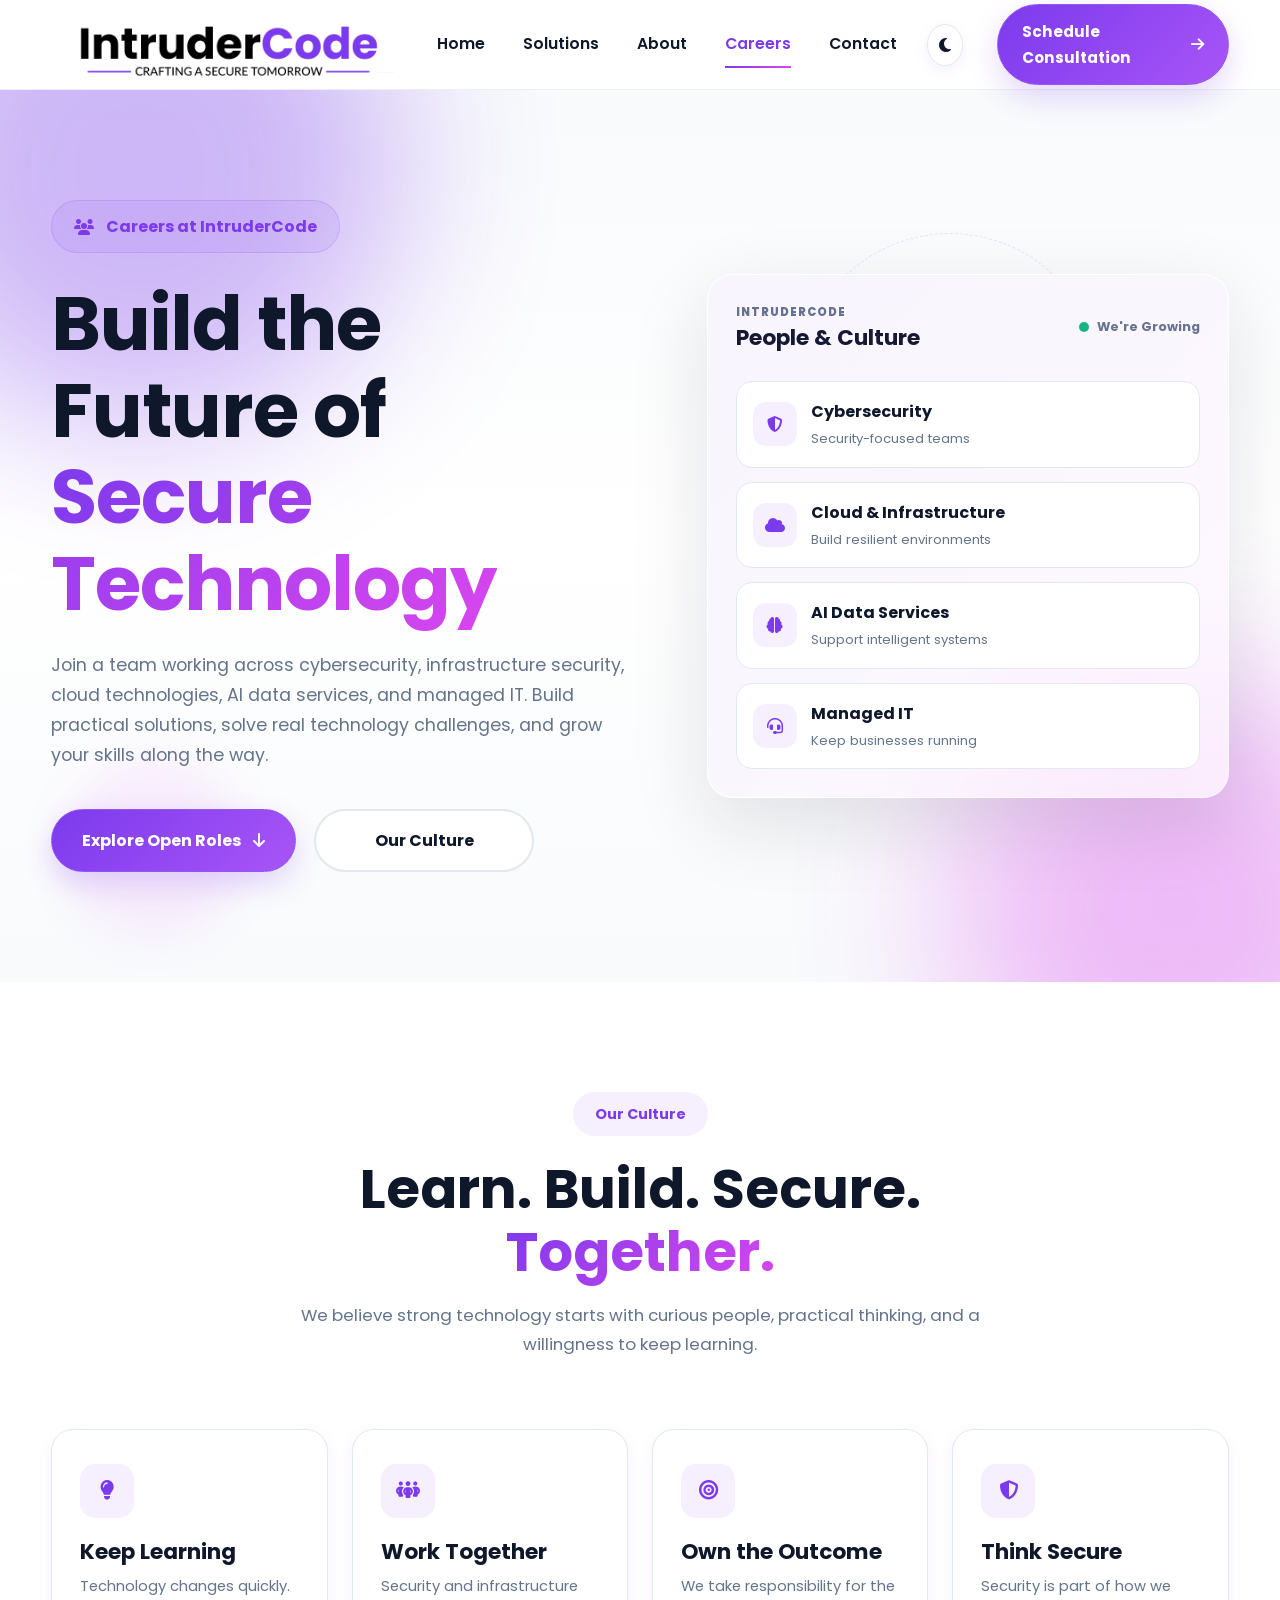
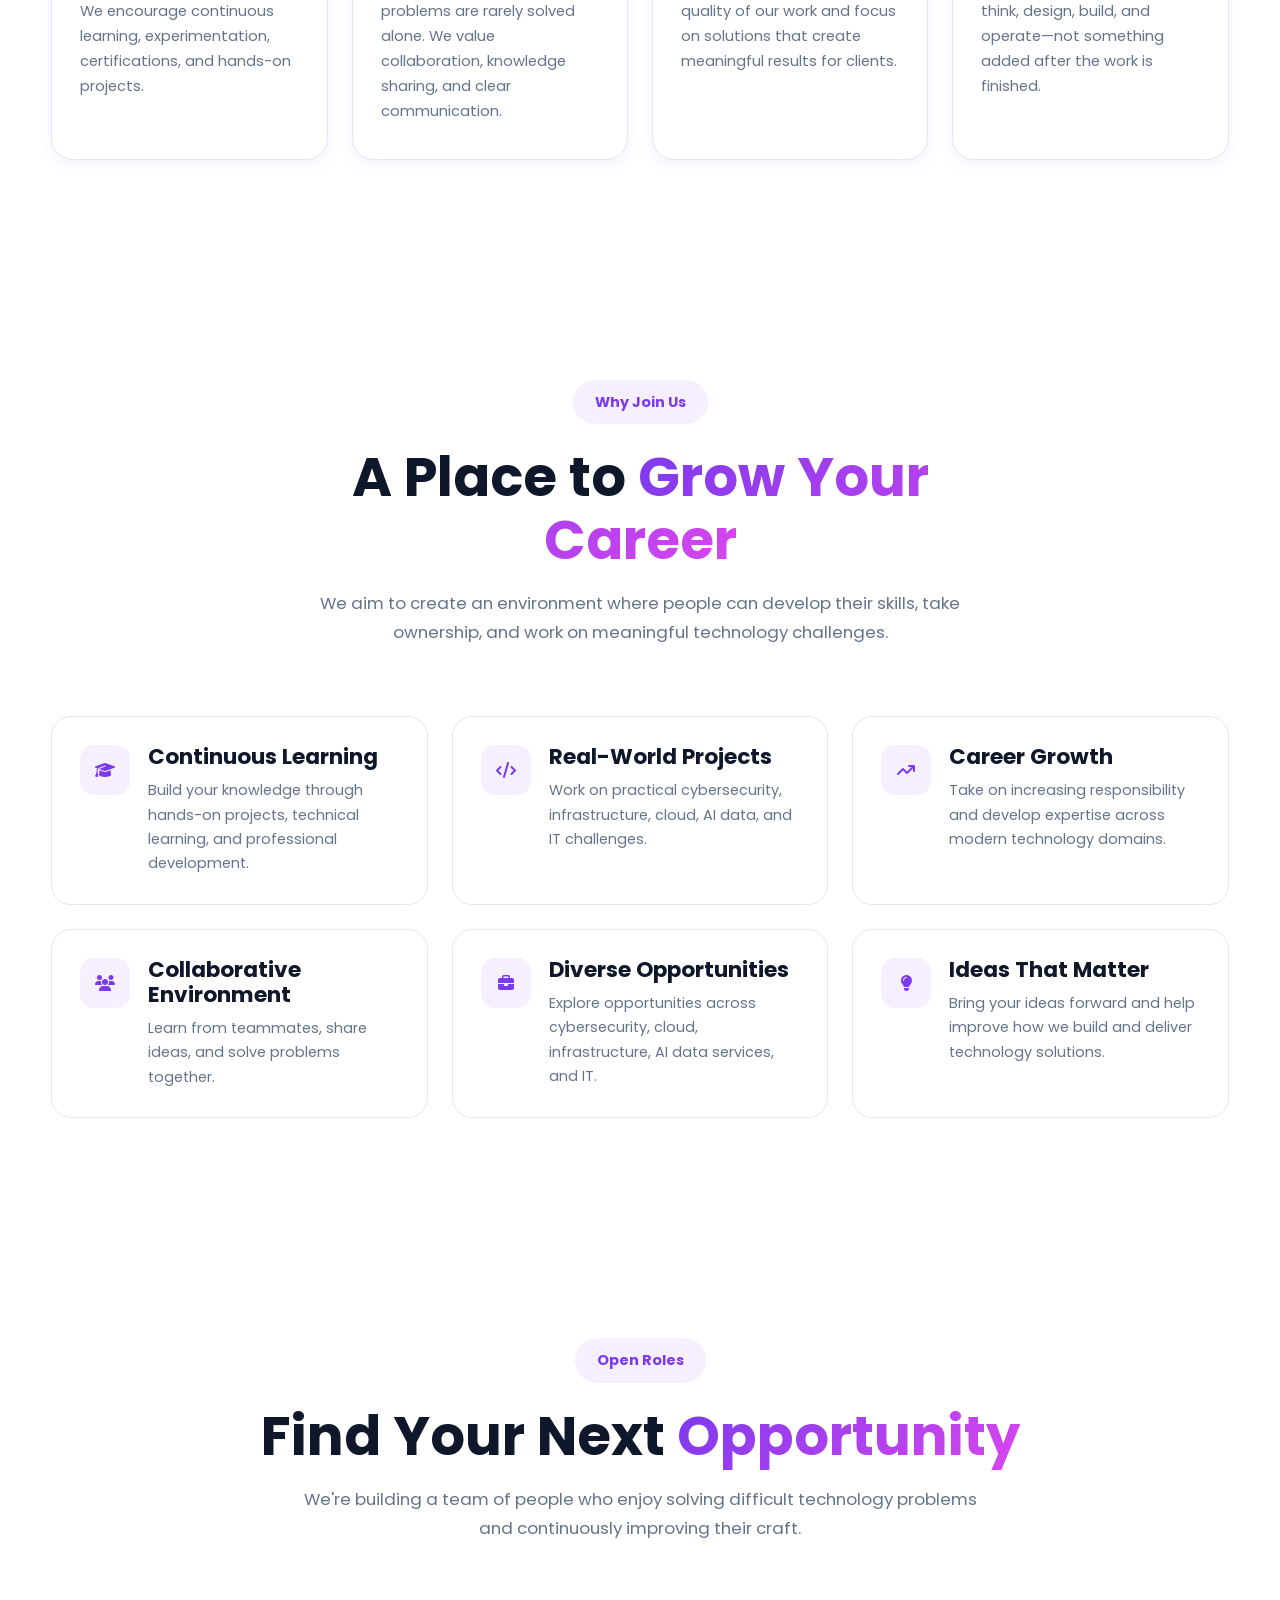
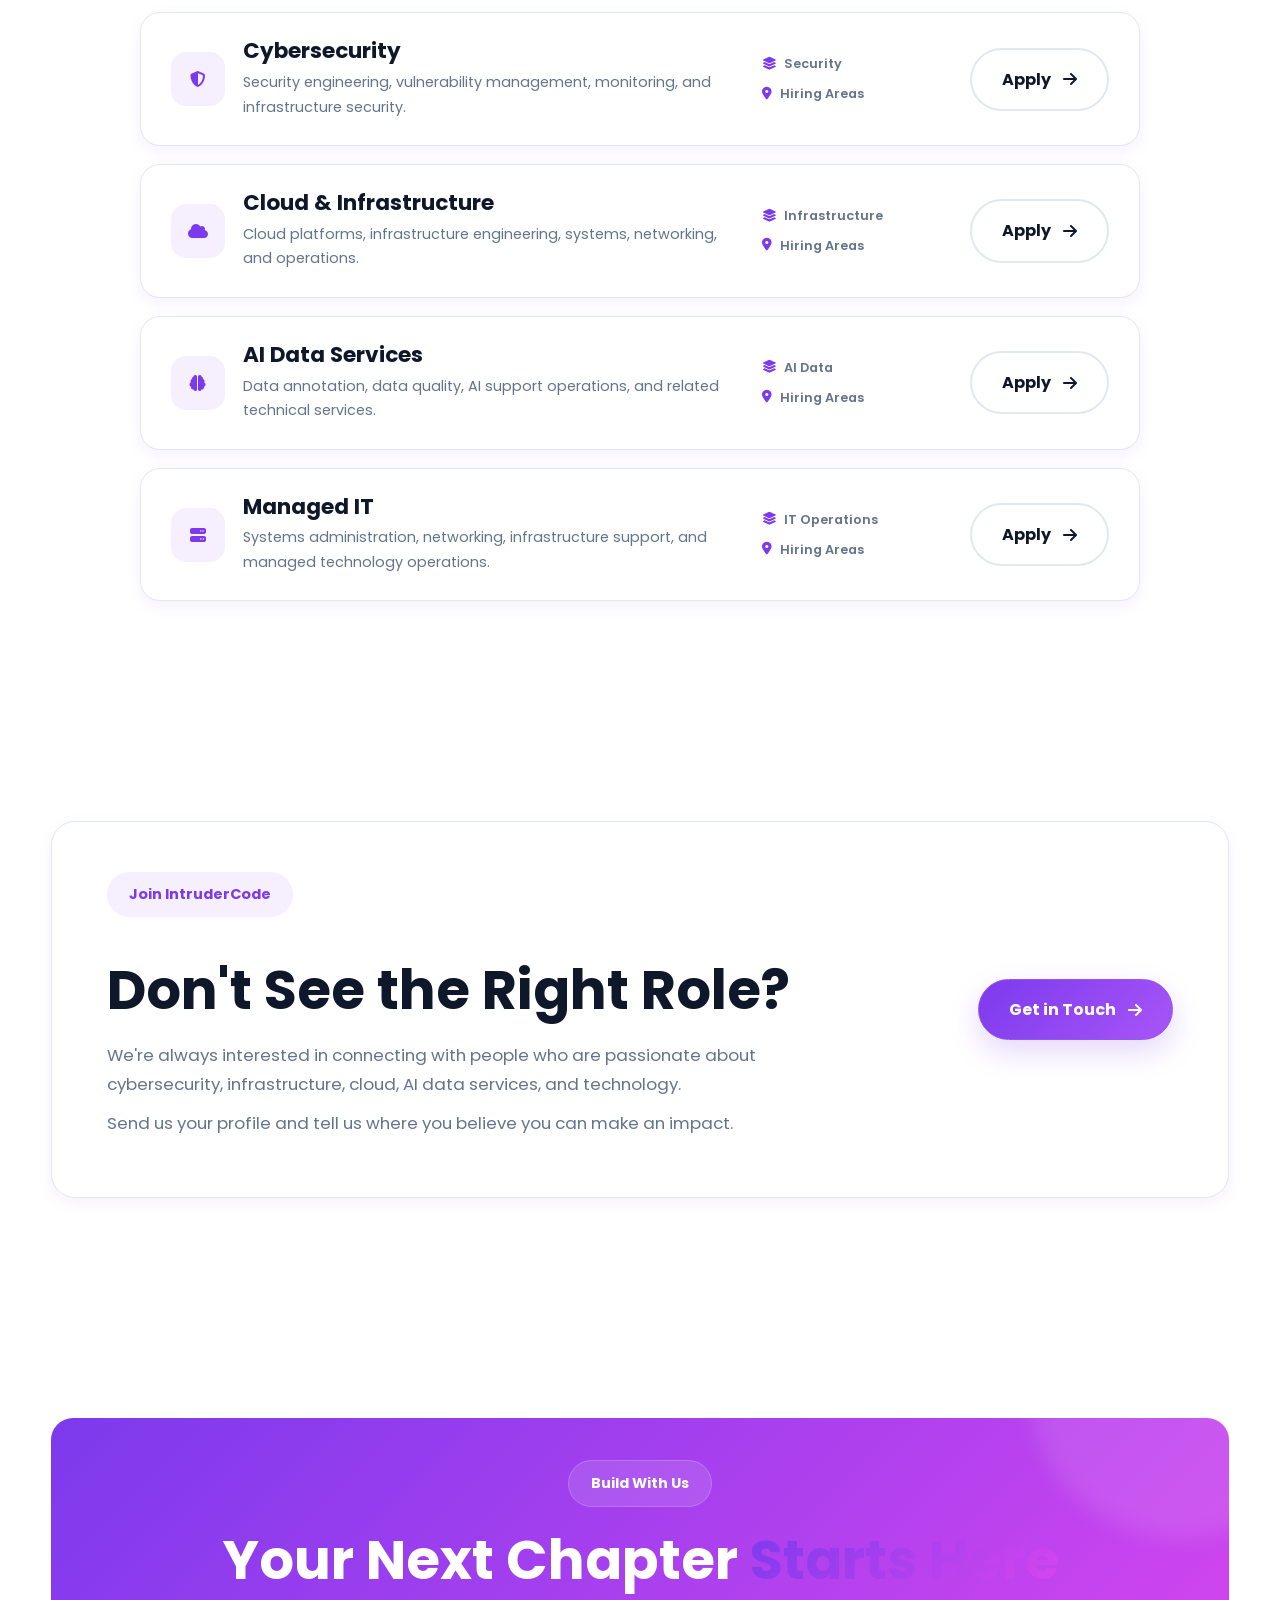
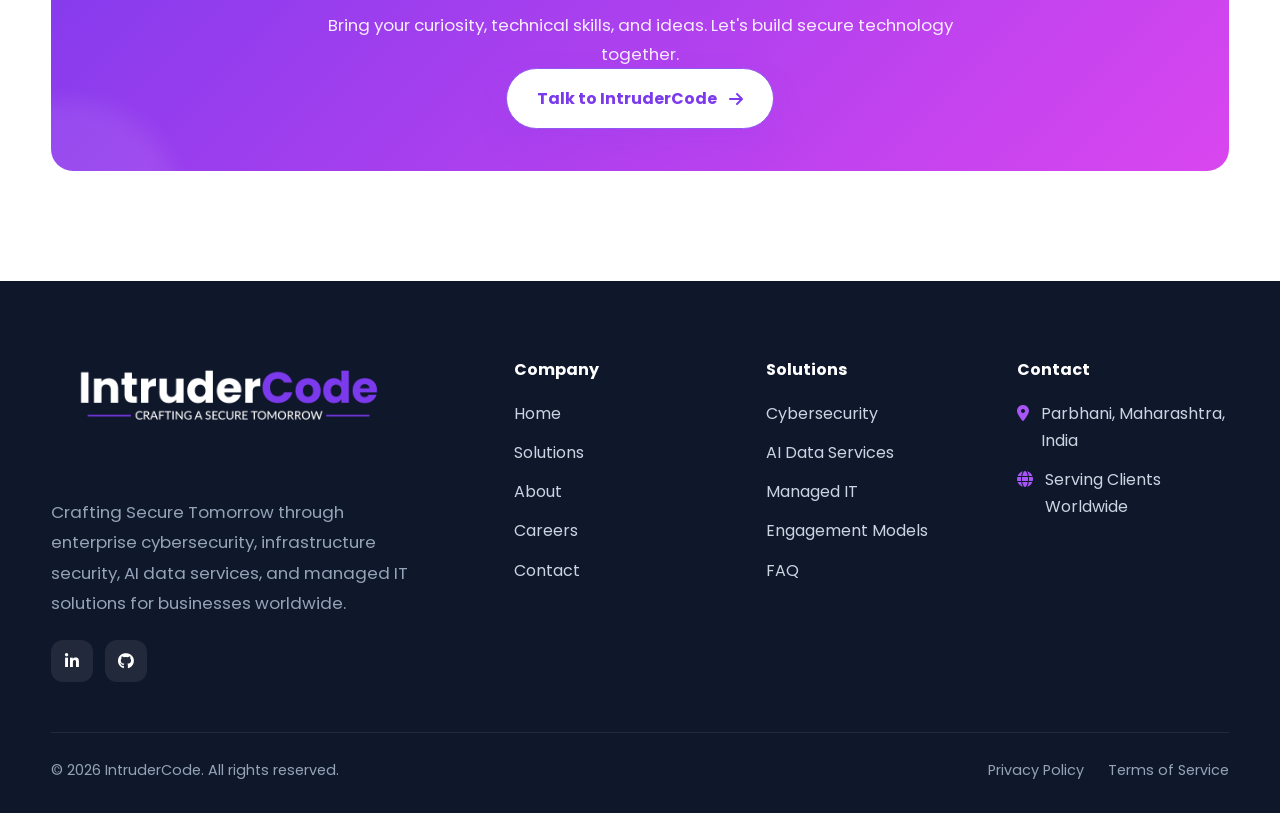
<file: careers.html>
<!DOCTYPE html>
<html lang="en">

<head>

    <!-- ==================================================
         META
    =================================================== -->

    <meta charset="UTF-8">

    <meta name="viewport"
          content="width=device-width, initial-scale=1.0">

    <meta http-equiv="X-UA-Compatible"
          content="IE=edge">

    <title>
        IntruderCode | Careers
    </title>

    <meta name="description"
          content="Build your career with IntruderCode. Join a growing technology company delivering cybersecurity, infrastructure security, AI data services, and managed IT solutions.">

    <meta name="keywords"
          content="IntruderCode Careers, Cybersecurity Jobs, IT Jobs, Security Engineer Jobs, AI Data Jobs, Managed IT Careers">

    <meta name="author"
          content="IntruderCode">

    <meta name="robots"
          content="index, follow">


    <!-- ==================================================
         FONTS
    =================================================== -->

    <link rel="preconnect"
          href="https://fonts.googleapis.com">

    <link rel="preconnect"
          href="https://fonts.gstatic.com"
          crossorigin>

    <link href="https://fonts.googleapis.com/css2?family=Poppins:wght@300;400;500;600;700;800&display=swap"
          rel="stylesheet">


    <!-- ==================================================
         FONT AWESOME
    =================================================== -->

    <link rel="stylesheet"
          href="https://cdnjs.cloudflare.com/ajax/libs/font-awesome/6.7.2/css/all.min.css">


    <!-- ==================================================
         CSS
    =================================================== -->

    <link rel="stylesheet"
          href="css/style.css">

    <link rel="stylesheet"
          href="css/animations.css">

    <link rel="stylesheet"
          href="css/responsive.css">


    <!-- ==================================================
         THEME
    =================================================== -->

    <meta name="theme-color"
          content="#7C3AED">

    <meta name="color-scheme"
          content="light dark">

</head>


<body>


<!-- ======================================================
     GLOBAL HEADER
======================================================= -->

<header class="header">

    <div class="container">

        <nav class="navbar">

            <!-- ==================================================
                 BRAND
            =================================================== -->

            <a
                href="index.html"
                class="logo"
                aria-label="IntruderCode Home"
            >

                <img
                    src="images/light.png"
                    alt="IntruderCode"
                    class="logo-image"
                    id="siteLogo"
                >

            </a>


            <!-- ==================================================
                 PRIMARY NAVIGATION
            =================================================== -->

            <ul
                class="nav-links"
                id="primary-navigation"
            >

                <li>

                    <a href="index.html">
                        Home
                    </a>

                </li>


                <li>

                    <a href="services.html">
                        Solutions
                    </a>

                </li>


                <li>

                    <a href="about.html">
                        About
                    </a>

                </li>


                <li>

                    <a href="careers.html">
                        Careers
                    </a>

                </li>


                <li>

                    <a href="contact.html">
                        Contact
                    </a>

                </li>

            </ul>


            <!-- ==================================================
                 HEADER ACTIONS
            =================================================== -->

            <div class="nav-actions">

                <button
                    type="button"
                    class="theme-toggle"
                    id="themeToggle"
                    aria-label="Toggle light and dark theme"
                    aria-pressed="false"
                    title="Switch theme"
                >

                    <i
                        class="fa-solid fa-moon"
                        aria-hidden="true"
                    ></i>

                </button>


                <a
                    href="contact.html"
                    class="btn btn-primary"
                >

                    Schedule Consultation

                    <i
                        class="fa-solid fa-arrow-right"
                        aria-hidden="true"
                    ></i>

                </a>

            </div>


            <!-- ==================================================
                 MOBILE NAVIGATION
            =================================================== -->

            <button
                type="button"
                class="menu-btn"
                aria-controls="primary-navigation"
                aria-expanded="false"
                aria-label="Open navigation"
            >

                <i
                    class="fa-solid fa-bars"
                    aria-hidden="true"
                ></i>

            </button>

        </nav>

    </div>

</header>


<!-- ======================================================
     MAIN
======================================================= -->

<main>


<!-- ======================================================
     CAREERS HERO
======================================================= -->

<section class="hero careers-hero"
         id="careers">

    <div class="hero-bg">

        <div class="gradient-orb orb-1"></div>

        <div class="gradient-orb orb-2"></div>

        <div class="grid-overlay"></div>

    </div>


    <div class="container">

        <div class="hero-grid">


            <!-- Hero Content -->

            <div class="hero-content">

                <span class="hero-badge">

                    <i class="fa-solid fa-users"></i>

                    Careers at IntruderCode

                </span>


                <h1>

                    Build the Future of

                    <span class="text-gradient">

                        Secure Technology

                    </span>

                </h1>


                <p>

                    Join a team working across cybersecurity,
                    infrastructure security, cloud technologies,
                    AI data services, and managed IT.

                    Build practical solutions, solve real technology
                    challenges, and grow your skills along the way.

                </p>


                <div class="hero-buttons">

                    <a href="#open-roles"
                       class="btn btn-primary">

                        Explore Open Roles

                        <i class="fa-solid fa-arrow-down"></i>

                    </a>


                    <a href="#culture"
                       class="btn btn-outline">

                        Our Culture

                    </a>

                </div>

            </div>


            <!-- Hero Visual -->

            <div class="hero-visual">

                <div class="dashboard">

                    <div class="dashboard-header">

                        <div>

                            <span class="dashboard-label">

                                INTRUDERCODE

                            </span>

                            <h3>

                                People & Culture

                            </h3>

                        </div>


                        <span class="dashboard-status">

                            <span class="status-dot"></span>

                            We're Growing

                        </span>

                    </div>


                    <div class="dashboard-content">

                        <div class="dashboard-card">

                            <div class="dashboard-card-icon">

                                <i class="fa-solid fa-shield-halved"></i>

                            </div>

                            <div>

                                <strong>
                                    Cybersecurity
                                </strong>

                                <span>
                                    Security-focused teams
                                </span>

                            </div>

                        </div>


                        <div class="dashboard-card">

                            <div class="dashboard-card-icon">

                                <i class="fa-solid fa-cloud"></i>

                            </div>

                            <div>

                                <strong>
                                    Cloud & Infrastructure
                                </strong>

                                <span>
                                    Build resilient environments
                                </span>

                            </div>

                        </div>


                        <div class="dashboard-card">

                            <div class="dashboard-card-icon">

                                <i class="fa-solid fa-brain"></i>

                            </div>

                            <div>

                                <strong>
                                    AI Data Services
                                </strong>

                                <span>
                                    Support intelligent systems
                                </span>

                            </div>

                        </div>


                        <div class="dashboard-card">

                            <div class="dashboard-card-icon">

                                <i class="fa-solid fa-headset"></i>

                            </div>

                            <div>

                                <strong>
                                    Managed IT
                                </strong>

                                <span>
                                    Keep businesses running
                                </span>

                            </div>

                        </div>

                    </div>

                </div>

            </div>

        </div>

    </div>

</section>


<!-- ======================================================
     CULTURE
======================================================= -->

<section class="careers-culture"
         id="culture">

    <div class="container">

        <div class="section-heading">

            <span class="section-badge">

                Our Culture

            </span>

            <h2>

                Learn. Build. Secure.

                <span class="text-gradient">
                    Together.
                </span>

            </h2>

            <p>

                We believe strong technology starts with
                curious people, practical thinking, and a
                willingness to keep learning.

            </p>

        </div>


        <div class="culture-grid">


            <article class="culture-card">

                <div class="culture-icon">

                    <i class="fa-solid fa-lightbulb"></i>

                </div>

                <h3>

                    Keep Learning

                </h3>

                <p>

                    Technology changes quickly. We encourage
                    continuous learning, experimentation,
                    certifications, and hands-on projects.

                </p>

            </article>


            <article class="culture-card">

                <div class="culture-icon">

                    <i class="fa-solid fa-people-group"></i>

                </div>

                <h3>

                    Work Together

                </h3>

                <p>

                    Security and infrastructure problems are
                    rarely solved alone. We value collaboration,
                    knowledge sharing, and clear communication.

                </p>

            </article>


            <article class="culture-card">

                <div class="culture-icon">

                    <i class="fa-solid fa-bullseye"></i>

                </div>

                <h3>

                    Own the Outcome

                </h3>

                <p>

                    We take responsibility for the quality
                    of our work and focus on solutions that
                    create meaningful results for clients.

                </p>

            </article>


            <article class="culture-card">

                <div class="culture-icon">

                    <i class="fa-solid fa-shield-halved"></i>

                </div>

                <h3>

                    Think Secure

                </h3>

                <p>

                    Security is part of how we think, design,
                    build, and operate—not something added
                    after the work is finished.

                </p>

            </article>


        </div>

    </div>

</section>

<!-- ======================================================
     BENEFITS
======================================================= -->

<section class="careers-benefits"
         id="benefits">

    <div class="container">

        <div class="section-heading">

            <span class="section-badge">
                Why Join Us
            </span>

            <h2>

                A Place to

                <span class="text-gradient">
                    Grow Your Career
                </span>

            </h2>

            <p>

                We aim to create an environment where people
                can develop their skills, take ownership, and
                work on meaningful technology challenges.

            </p>

        </div>


        <div class="benefits-grid">


            <!-- Benefit 1 -->

            <article class="benefit-card">

                <div class="benefit-icon">

                    <i class="fa-solid fa-graduation-cap"></i>

                </div>

                <div>

                    <h3>
                        Continuous Learning
                    </h3>

                    <p>

                        Build your knowledge through
                        hands-on projects, technical
                        learning, and professional
                        development.

                    </p>

                </div>

            </article>


            <!-- Benefit 2 -->

            <article class="benefit-card">

                <div class="benefit-icon">

                    <i class="fa-solid fa-code"></i>

                </div>

                <div>

                    <h3>
                        Real-World Projects
                    </h3>

                    <p>

                        Work on practical cybersecurity,
                        infrastructure, cloud, AI data,
                        and IT challenges.

                    </p>

                </div>

            </article>


            <!-- Benefit 3 -->

            <article class="benefit-card">

                <div class="benefit-icon">

                    <i class="fa-solid fa-arrow-trend-up"></i>

                </div>

                <div>

                    <h3>
                        Career Growth
                    </h3>

                    <p>

                        Take on increasing responsibility
                        and develop expertise across
                        modern technology domains.

                    </p>

                </div>

            </article>


            <!-- Benefit 4 -->

            <article class="benefit-card">

                <div class="benefit-icon">

                    <i class="fa-solid fa-users"></i>

                </div>

                <div>

                    <h3>
                        Collaborative Environment
                    </h3>

                    <p>

                        Learn from teammates, share ideas,
                        and solve problems together.

                    </p>

                </div>

            </article>


            <!-- Benefit 5 -->

            <article class="benefit-card">

                <div class="benefit-icon">

                    <i class="fa-solid fa-briefcase"></i>

                </div>

                <div>

                    <h3>
                        Diverse Opportunities
                    </h3>

                    <p>

                        Explore opportunities across
                        cybersecurity, cloud, infrastructure,
                        AI data services, and IT.

                    </p>

                </div>

            </article>


            <!-- Benefit 6 -->

            <article class="benefit-card">

                <div class="benefit-icon">

                    <i class="fa-solid fa-lightbulb"></i>

                </div>

                <div>

                    <h3>
                        Ideas That Matter
                    </h3>

                    <p>

                        Bring your ideas forward and help
                        improve how we build and deliver
                        technology solutions.

                    </p>

                </div>

            </article>


        </div>

    </div>

</section>


<!-- ======================================================
     OPEN ROLES
======================================================= -->

<section class="open-roles"
         id="open-roles">

    <div class="container">

        <div class="section-heading">

            <span class="section-badge">
                Open Roles
            </span>

            <h2>

                Find Your Next

                <span class="text-gradient">
                    Opportunity
                </span>

            </h2>

            <p>

                We're building a team of people who enjoy
                solving difficult technology problems and
                continuously improving their craft.

            </p>

        </div>


        <div class="roles-list">


            <!-- Role Card -->

            <article class="role-card">

                <div class="role-main">

                    <div class="role-icon">

                        <i class="fa-solid fa-shield-halved"></i>

                    </div>

                    <div>

                        <h3>
                            Cybersecurity
                        </h3>

                        <p>
                            Security engineering,
                            vulnerability management,
                            monitoring, and infrastructure
                            security.
                        </p>

                    </div>

                </div>


                <div class="role-meta">

                    <span>

                        <i class="fa-solid fa-layer-group"></i>

                        Security

                    </span>

                    <span>

                        <i class="fa-solid fa-location-dot"></i>

                        Hiring Areas

                    </span>

                </div>


                <a href="#apply"
                   class="btn btn-outline">

                    Apply

                    <i class="fa-solid fa-arrow-right"></i>

                </a>

            </article>


            <!-- Role Card -->

            <article class="role-card">

                <div class="role-main">

                    <div class="role-icon">

                        <i class="fa-solid fa-cloud"></i>

                    </div>

                    <div>

                        <h3>
                            Cloud & Infrastructure
                        </h3>

                        <p>
                            Cloud platforms, infrastructure
                            engineering, systems, networking,
                            and operations.
                        </p>

                    </div>

                </div>


                <div class="role-meta">

                    <span>

                        <i class="fa-solid fa-layer-group"></i>

                        Infrastructure

                    </span>

                    <span>

                        <i class="fa-solid fa-location-dot"></i>

                        Hiring Areas

                    </span>

                </div>


                <a href="#apply"
                   class="btn btn-outline">

                    Apply

                    <i class="fa-solid fa-arrow-right"></i>

                </a>

            </article>


            <!-- Role Card -->

            <article class="role-card">

                <div class="role-main">

                    <div class="role-icon">

                        <i class="fa-solid fa-brain"></i>

                    </div>

                    <div>

                        <h3>
                            AI Data Services
                        </h3>

                        <p>
                            Data annotation, data quality,
                            AI support operations, and
                            related technical services.
                        </p>

                    </div>

                </div>


                <div class="role-meta">

                    <span>

                        <i class="fa-solid fa-layer-group"></i>

                        AI Data

                    </span>

                    <span>

                        <i class="fa-solid fa-location-dot"></i>

                        Hiring Areas

                    </span>

                </div>


                <a href="#apply"
                   class="btn btn-outline">

                    Apply

                    <i class="fa-solid fa-arrow-right"></i>

                </a>

            </article>


            <!-- Role Card -->

            <article class="role-card">

                <div class="role-main">

                    <div class="role-icon">

                        <i class="fa-solid fa-server"></i>

                    </div>

                    <div>

                        <h3>
                            Managed IT
                        </h3>

                        <p>
                            Systems administration, networking,
                            infrastructure support, and
                            managed technology operations.
                        </p>

                    </div>

                </div>


                <div class="role-meta">

                    <span>

                        <i class="fa-solid fa-layer-group"></i>

                        IT Operations

                    </span>

                    <span>

                        <i class="fa-solid fa-location-dot"></i>

                        Hiring Areas

                    </span>

                </div>


                <a href="#apply"
                   class="btn btn-outline">

                    Apply

                    <i class="fa-solid fa-arrow-right"></i>

                </a>

            </article>


        </div>

    </div>

</section>


<!-- ======================================================
     APPLY
======================================================= -->

<section class="careers-apply"
         id="apply">

    <div class="container">

        <div class="apply-box">


            <div class="apply-content">

                <span class="section-badge">

                    Join IntruderCode

                </span>


                <h2>

                    Don't See the Right Role?

                </h2>


                <p>

                    We're always interested in connecting
                    with people who are passionate about
                    cybersecurity, infrastructure, cloud,
                    AI data services, and technology.

                </p>


                <p>

                    Send us your profile and tell us where
                    you believe you can make an impact.

                </p>

            </div>


            <div class="apply-action">

                <a href="contact.html"
                   class="btn btn-primary">

                    Get in Touch

                    <i class="fa-solid fa-arrow-right"></i>

                </a>

            </div>


        </div>

    </div>

</section>


<!-- ======================================================
     CAREERS CTA
======================================================= -->

<section class="cta careers-cta">

    <div class="container">

        <div class="cta-box">

            <span class="section-badge">

                Build With Us

            </span>


            <h2>

                Your Next Chapter

                <span class="text-gradient">
                    Starts Here
                </span>

            </h2>


            <p>

                Bring your curiosity, technical skills,
                and ideas. Let's build secure technology
                together.

            </p>


            <a href="contact.html"
               class="btn btn-primary">

                Talk to IntruderCode

                <i class="fa-solid fa-arrow-right"></i>

            </a>

        </div>

    </div>

</section>

</main>

<!-- ======================================================
     GLOBAL FOOTER
======================================================= -->

<footer class="footer">

    <div class="container">

        <div class="footer-grid">


            <!-- ==================================================
                 BRAND
            =================================================== -->

            <div class="footer-brand">

                <a
                    href="index.html"
                    class="footer-logo"
                    aria-label="IntruderCode Home"
                >

                    <img
                        src="images/dark.png"
                        alt="IntruderCode"
                    >

                </a>


                <p>

                    Crafting Secure Tomorrow through enterprise
                    cybersecurity, infrastructure security,
                    AI data services, and managed IT solutions
                    for businesses worldwide.

                </p>


                <div class="footer-social">

                    <a
                        href="#"
                        aria-label="LinkedIn"
                    >

                        <i
                            class="fa-brands fa-linkedin-in"
                            aria-hidden="true"
                        ></i>

                    </a>


                    <a
                        href="#"
                        aria-label="GitHub"
                    >

                        <i
                            class="fa-brands fa-github"
                            aria-hidden="true"
                        ></i>

                    </a>

                </div>

            </div>


            <!-- ==================================================
                 COMPANY
            =================================================== -->

            <div class="footer-column">

                <h3>
                    Company
                </h3>

                <ul>

                    <li>
                        <a href="index.html">
                            Home
                        </a>
                    </li>

                    <li>
                        <a href="services.html">
                            Solutions
                        </a>
                    </li>

                    <li>
                        <a href="about.html">
                            About
                        </a>
                    </li>

                    <li>
                        <a href="careers.html">
                            Careers
                        </a>
                    </li>

                    <li>
                        <a href="contact.html">
                            Contact
                        </a>
                    </li>

                </ul>

            </div>


            <!-- ==================================================
                 SOLUTIONS
            =================================================== -->

            <div class="footer-column">

                <h3>
                    Solutions
                </h3>

                <ul>

                    <li>
                        <a href="services.html#cybersecurity">
                            Cybersecurity
                        </a>
                    </li>

                    <li>
                        <a href="services.html#ai-data-services">
                            AI Data Services
                        </a>
                    </li>

                    <li>
                        <a href="services.html#managed-it">
                            Managed IT
                        </a>
                    </li>

                    <li>
                        <a href="services.html#engagement-models">
                            Engagement Models
                        </a>
                    </li>

                    <li>
                        <a href="services.html#faq">
                            FAQ
                        </a>
                    </li>

                </ul>

            </div>


            <!-- ==================================================
                 CONTACT
            =================================================== -->

            <div class="footer-column">

                <h3>
                    Contact
                </h3>

                <ul class="footer-contact">

                    <li>

                        <i
                            class="fa-solid fa-location-dot"
                            aria-hidden="true"
                        ></i>

                        <span>
                            Parbhani, Maharashtra, India
                        </span>

                    </li>


                    <li>

                        <i
                            class="fa-solid fa-globe"
                            aria-hidden="true"
                        ></i>

                        <span>
                            Serving Clients Worldwide
                        </span>

                    </li>

                </ul>

            </div>

        </div>


        <!-- ==================================================
             FOOTER BOTTOM
        =================================================== -->

        <div class="footer-bottom">

            <p>

                ©
                <span id="currentYear"></span>
                IntruderCode.
                All rights reserved.

            </p>


            <div class="footer-legal">

                <a href="#">
                    Privacy Policy
                </a>

                <a href="#">
                    Terms of Service
                </a>

            </div>

        </div>

    </div>

</footer>

<!-- ======================================================
     JAVASCRIPT
======================================================= -->

<script src="js/navbar.js" defer></script>

<script src="js/script.js" defer></script>

</body>

</html>
</file>
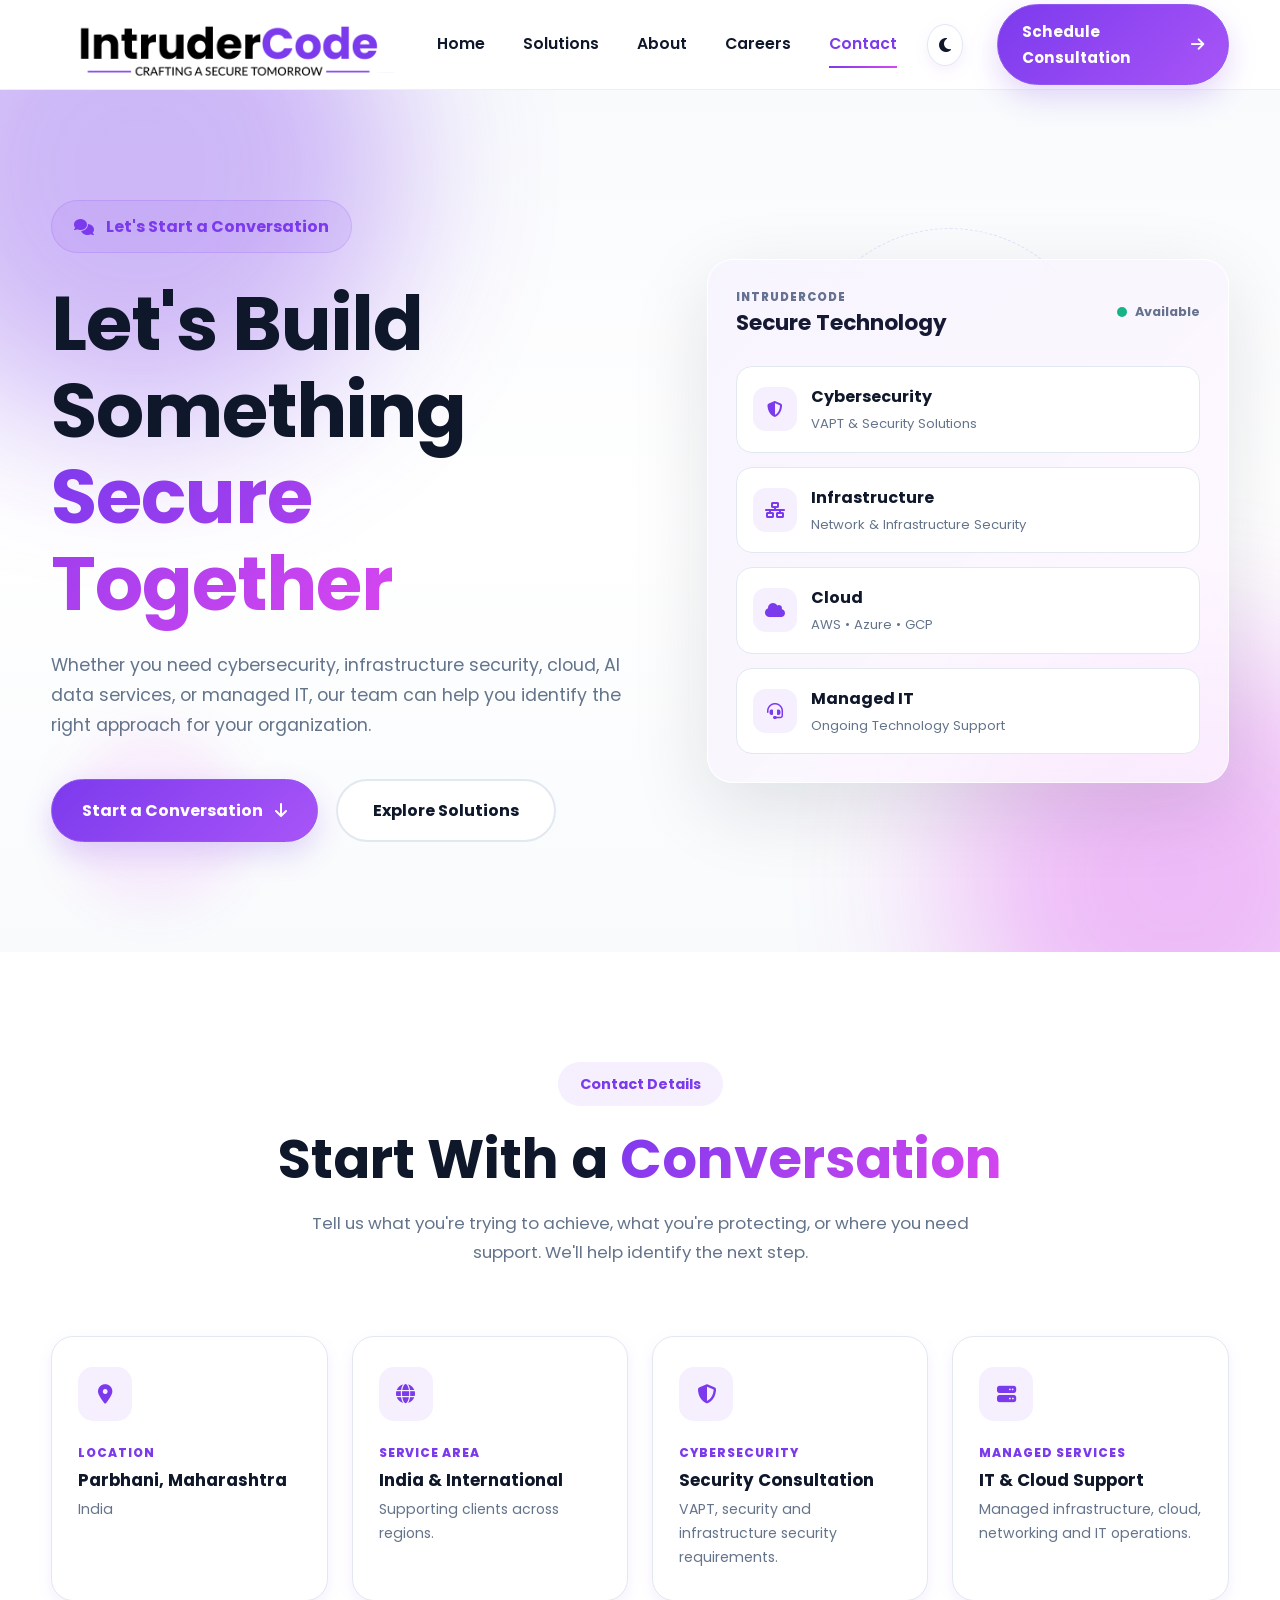
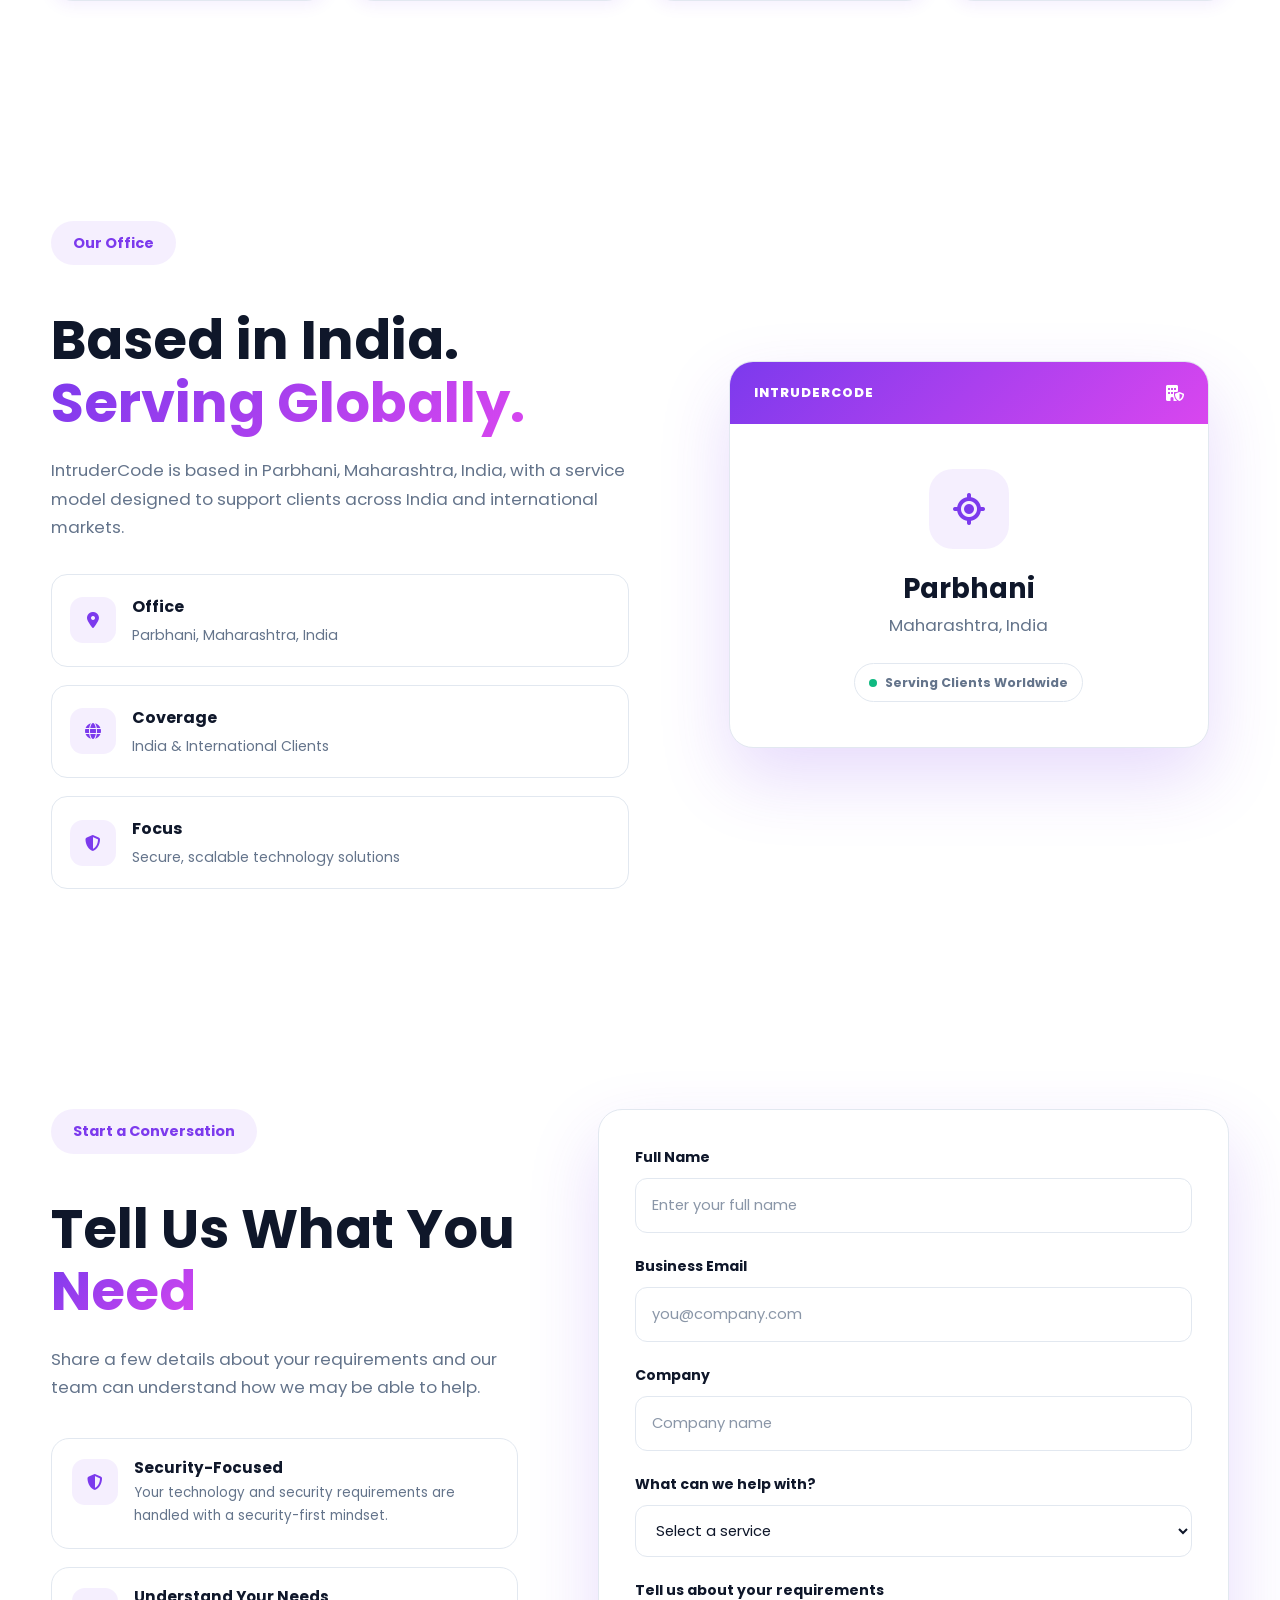
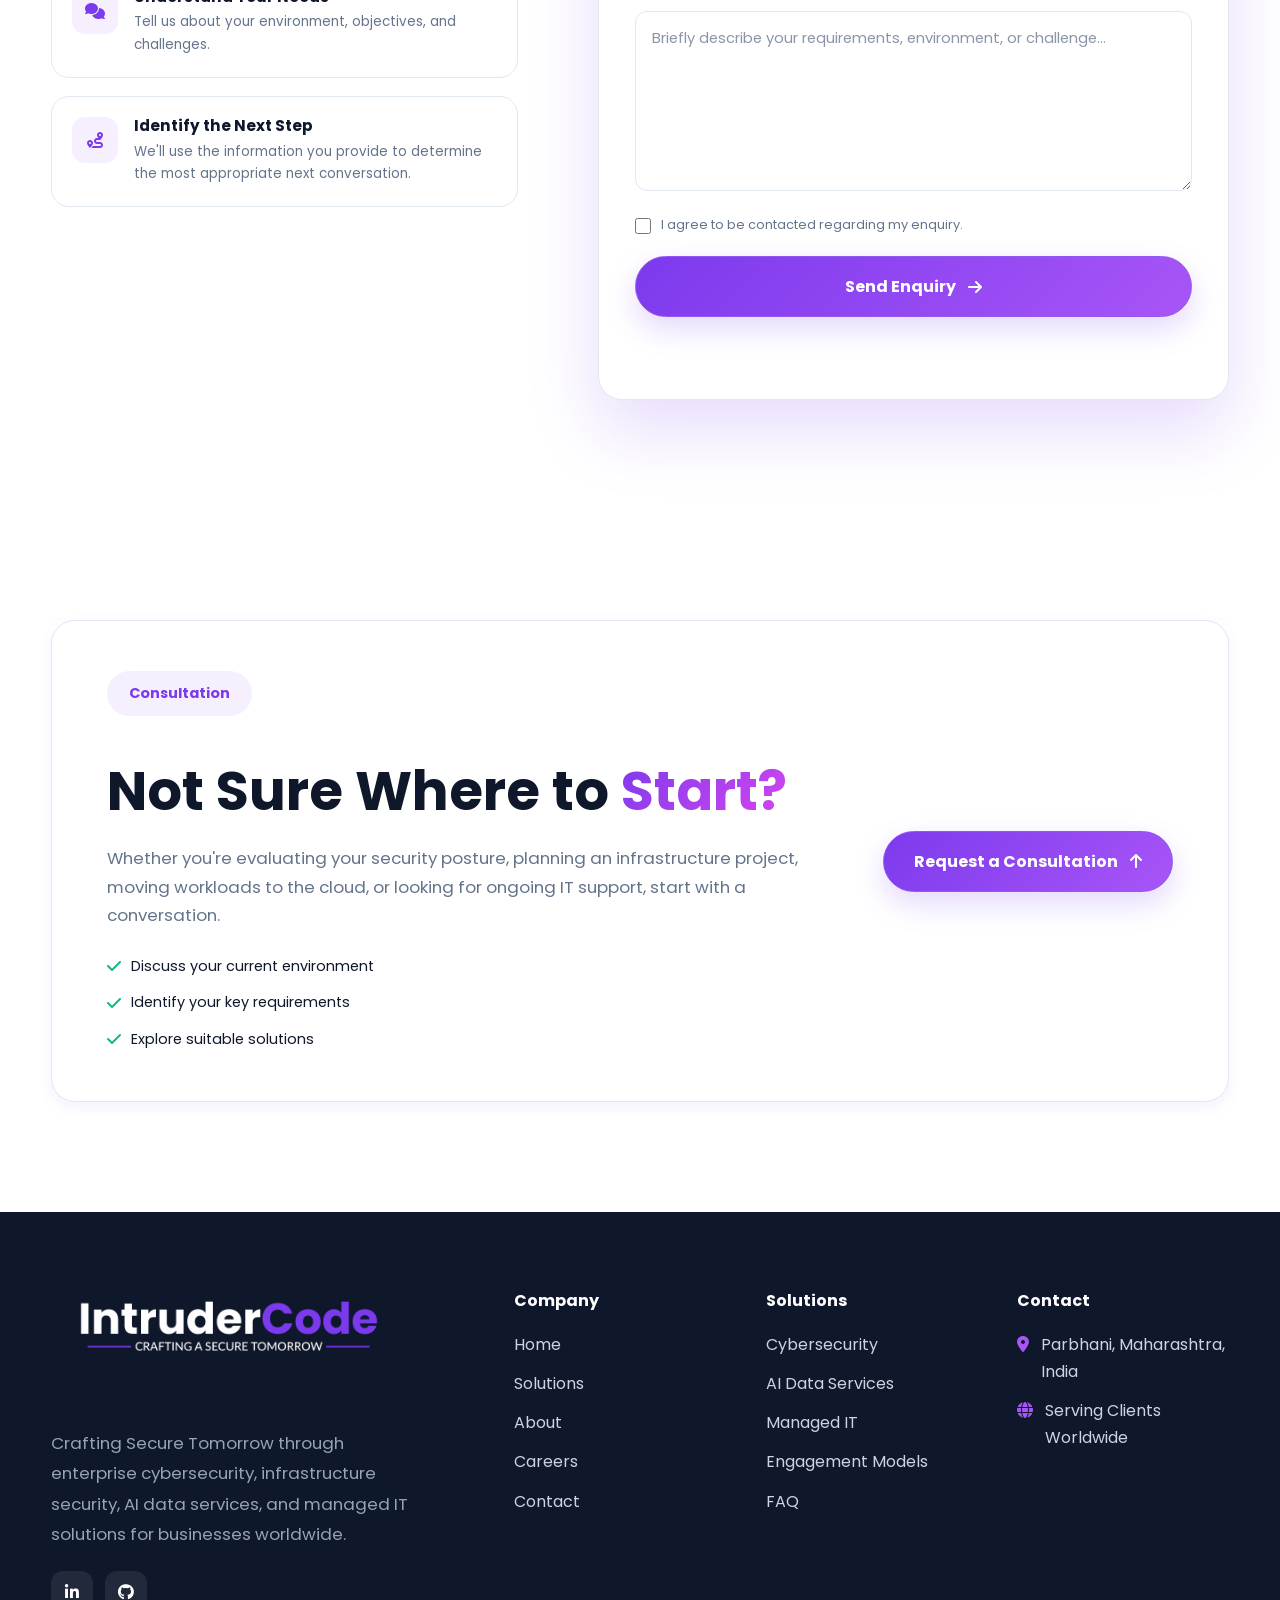
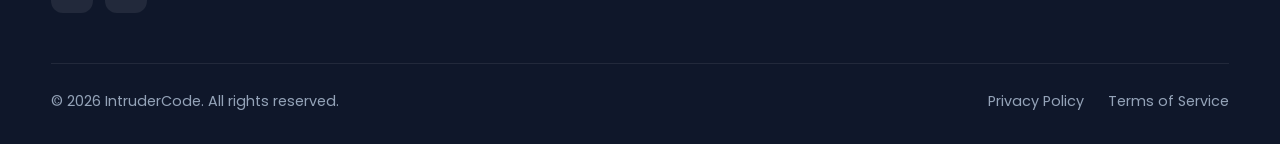
<file: contact.html>
<!DOCTYPE html>
<html lang="en">

<head>

    <!-- ==================================================
         META
    =================================================== -->

    <meta charset="UTF-8">

    <meta name="viewport"
          content="width=device-width, initial-scale=1.0">

    <meta http-equiv="X-UA-Compatible"
          content="IE=edge">

    <title>
        IntruderCode | Contact
    </title>

    <meta name="description"
          content="Contact IntruderCode for cybersecurity, infrastructure security, AI data services, cloud, and managed IT solutions.">

    <meta name="keywords"
          content="IntruderCode Contact, Cybersecurity Consultation, IT Security Services, Managed IT, Cloud Security">

    <meta name="author"
          content="IntruderCode">

    <meta name="robots"
          content="index, follow">


    <!-- ==================================================
         FONTS
    =================================================== -->

    <link rel="preconnect"
          href="https://fonts.googleapis.com">

    <link rel="preconnect"
          href="https://fonts.gstatic.com"
          crossorigin>

    <link href="https://fonts.googleapis.com/css2?family=Poppins:wght@300;400;500;600;700;800&display=swap"
          rel="stylesheet">


    <!-- ==================================================
         FONT AWESOME
    =================================================== -->

    <link rel="stylesheet"
          href="https://cdnjs.cloudflare.com/ajax/libs/font-awesome/6.7.2/css/all.min.css">


    <!-- ==================================================
         CSS
    =================================================== -->

    <link rel="stylesheet"
          href="css/style.css">

    <link rel="stylesheet"
          href="css/animations.css">

    <link rel="stylesheet"
          href="css/responsive.css">


    <!-- ==================================================
         THEME
    =================================================== -->

    <meta name="theme-color"
          content="#7C3AED">

    <meta name="color-scheme"
          content="light dark">

</head>


<body>


<!-- ======================================================
     GLOBAL HEADER
======================================================= -->

<header class="header">

    <div class="container">

        <nav class="navbar">

            <!-- ==================================================
                 BRAND
            =================================================== -->

            <a
                href="index.html"
                class="logo"
                aria-label="IntruderCode Home"
            >

                <img
                    src="images/light.png"
                    alt="IntruderCode"
                    class="logo-image"
                    id="siteLogo"
                >

            </a>


            <!-- ==================================================
                 PRIMARY NAVIGATION
            =================================================== -->

            <ul
                class="nav-links"
                id="primary-navigation"
            >

                <li>

                    <a href="index.html">
                        Home
                    </a>

                </li>


                <li>

                    <a href="services.html">
                        Solutions
                    </a>

                </li>


                <li>

                    <a href="about.html">
                        About
                    </a>

                </li>


                <li>

                    <a href="careers.html">
                        Careers
                    </a>

                </li>


                <li>

                    <a href="contact.html">
                        Contact
                    </a>

                </li>

            </ul>


            <!-- ==================================================
                 HEADER ACTIONS
            =================================================== -->

            <div class="nav-actions">

                <button
                    type="button"
                    class="theme-toggle"
                    id="themeToggle"
                    aria-label="Toggle light and dark theme"
                    aria-pressed="false"
                    title="Switch theme"
                >

                    <i
                        class="fa-solid fa-moon"
                        aria-hidden="true"
                    ></i>

                </button>


                <a
                    href="contact.html"
                    class="btn btn-primary"
                >

                    Schedule Consultation

                    <i
                        class="fa-solid fa-arrow-right"
                        aria-hidden="true"
                    ></i>

                </a>

            </div>


            <!-- ==================================================
                 MOBILE NAVIGATION
            =================================================== -->

            <button
                type="button"
                class="menu-btn"
                aria-controls="primary-navigation"
                aria-expanded="false"
                aria-label="Open navigation"
            >

                <i
                    class="fa-solid fa-bars"
                    aria-hidden="true"
                ></i>

            </button>

        </nav>

    </div>

</header>


<!-- ======================================================
     MAIN
======================================================= -->

<main>


<!-- ======================================================
     CONTACT HERO
======================================================= -->

<section class="hero contact-hero"
         id="contact">

    <div class="hero-bg">

        <div class="gradient-orb orb-1"></div>

        <div class="gradient-orb orb-2"></div>

        <div class="grid-overlay"></div>

    </div>


    <div class="container">

        <div class="hero-grid">


            <!-- Hero Content -->

            <div class="hero-content">

                <span class="hero-badge">

                    <i class="fa-solid fa-comments"></i>

                    Let's Start a Conversation

                </span>


                <h1>

                    Let's Build Something

                    <span class="text-gradient">

                        Secure Together

                    </span>

                </h1>


                <p>

                    Whether you need cybersecurity,
                    infrastructure security, cloud,
                    AI data services, or managed IT,
                    our team can help you identify the
                    right approach for your organization.

                </p>


                <div class="hero-buttons">

                    <a href="#contact-form"
                       class="btn btn-primary">

                        Start a Conversation

                        <i class="fa-solid fa-arrow-down"></i>

                    </a>


                    <a href="services.html"
                       class="btn btn-outline">

                        Explore Solutions

                    </a>

                </div>

            </div>


            <!-- Hero Visual -->

            <div class="hero-visual">

                <div class="dashboard">

                    <div class="dashboard-header">

                        <div>

                            <span class="dashboard-label">

                                INTRUDERCODE

                            </span>

                            <h3>

                                Secure Technology

                            </h3>

                        </div>


                        <span class="dashboard-status">

                            <span class="status-dot"></span>

                            Available

                        </span>

                    </div>


                    <div class="dashboard-content">


                        <div class="dashboard-card">

                            <div class="dashboard-card-icon">

                                <i class="fa-solid fa-shield-halved"></i>

                            </div>

                            <div>

                                <strong>
                                    Cybersecurity
                                </strong>

                                <span>
                                    VAPT & Security Solutions
                                </span>

                            </div>

                        </div>


                        <div class="dashboard-card">

                            <div class="dashboard-card-icon">

                                <i class="fa-solid fa-network-wired"></i>

                            </div>

                            <div>

                                <strong>
                                    Infrastructure
                                </strong>

                                <span>
                                    Network & Infrastructure Security
                                </span>

                            </div>

                        </div>


                        <div class="dashboard-card">

                            <div class="dashboard-card-icon">

                                <i class="fa-solid fa-cloud"></i>

                            </div>

                            <div>

                                <strong>
                                    Cloud
                                </strong>

                                <span>
                                    AWS • Azure • GCP
                                </span>

                            </div>

                        </div>


                        <div class="dashboard-card">

                            <div class="dashboard-card-icon">

                                <i class="fa-solid fa-headset"></i>

                            </div>

                            <div>

                                <strong>
                                    Managed IT
                                </strong>

                                <span>
                                    Ongoing Technology Support
                                </span>

                            </div>

                        </div>


                    </div>

                </div>

            </div>

        </div>

    </div>

</section>


<!-- ======================================================
     CONTACT DETAILS
======================================================= -->

<section class="contact-details"
         id="contact-details">

    <div class="container">

        <div class="section-heading">

            <span class="section-badge">

                Contact Details

            </span>


            <h2>

                Start With a

                <span class="text-gradient">
                    Conversation
                </span>

            </h2>


            <p>

                Tell us what you're trying to achieve,
                what you're protecting, or where you need
                support. We'll help identify the next step.

            </p>

        </div>


        <div class="contact-details-grid">


            <!-- Location -->

            <article class="contact-card">

                <div class="contact-icon">

                    <i class="fa-solid fa-location-dot"></i>

                </div>


                <div>

                    <span class="contact-label">
                        Location
                    </span>

                    <h3>
                        Parbhani, Maharashtra
                    </h3>

                    <p>
                        India
                    </p>

                </div>

            </article>


            <!-- Service Area -->

            <article class="contact-card">

                <div class="contact-icon">

                    <i class="fa-solid fa-globe"></i>

                </div>


                <div>

                    <span class="contact-label">
                        Service Area
                    </span>

                    <h3>
                        India & International
                    </h3>

                    <p>
                        Supporting clients across regions.
                    </p>

                </div>

            </article>


            <!-- Cybersecurity -->

            <article class="contact-card">

                <div class="contact-icon">

                    <i class="fa-solid fa-shield-halved"></i>

                </div>


                <div>

                    <span class="contact-label">
                        Cybersecurity
                    </span>

                    <h3>
                        Security Consultation
                    </h3>

                    <p>
                        VAPT, security and infrastructure
                        security requirements.
                    </p>

                </div>

            </article>


            <!-- Managed Services -->

            <article class="contact-card">

                <div class="contact-icon">

                    <i class="fa-solid fa-server"></i>

                </div>


                <div>

                    <span class="contact-label">
                        Managed Services
                    </span>

                    <h3>
                        IT & Cloud Support
                    </h3>

                    <p>
                        Managed infrastructure, cloud,
                        networking and IT operations.
                    </p>

                </div>

            </article>


        </div>

    </div>

</section>


<!-- ======================================================
     OFFICE
======================================================= -->

<section class="contact-office"
         id="office">

    <div class="container">

        <div class="office-grid">


            <!-- Office Information -->

            <div class="office-content">

                <span class="section-badge">

                    Our Office

                </span>


                <h2>

                    Based in India.

                    <span class="text-gradient">

                        Serving Globally.

                    </span>

                </h2>


                <p>

                    IntruderCode is based in Parbhani,
                    Maharashtra, India, with a service
                    model designed to support clients
                    across India and international markets.

                </p>


                <div class="office-details">


                    <div class="office-detail">

                        <div class="office-detail-icon">

                            <i class="fa-solid fa-location-dot"></i>

                        </div>

                        <div>

                            <strong>
                                Office
                            </strong>

                            <span>
                                Parbhani, Maharashtra, India
                            </span>

                        </div>

                    </div>


                    <div class="office-detail">

                        <div class="office-detail-icon">

                            <i class="fa-solid fa-globe"></i>

                        </div>

                        <div>

                            <strong>
                                Coverage
                            </strong>

                            <span>
                                India & International Clients
                            </span>

                        </div>

                    </div>


                    <div class="office-detail">

                        <div class="office-detail-icon">

                            <i class="fa-solid fa-shield-halved"></i>

                        </div>

                        <div>

                            <strong>
                                Focus
                            </strong>

                            <span>
                                Secure, scalable technology
                                solutions
                            </span>

                        </div>

                    </div>


                </div>

            </div>


            <!-- Office Visual -->

            <div class="office-visual">

                <div class="office-card">

                    <div class="office-card-top">

                        <span>

                            INTRUDERCODE

                        </span>

                        <i class="fa-solid fa-building-shield"></i>

                    </div>


                    <div class="office-card-content">

                        <div class="office-map-icon">

                            <i class="fa-solid fa-location-crosshairs"></i>

                        </div>


                        <h3>

                            Parbhani

                        </h3>


                        <p>

                            Maharashtra, India

                        </p>


                        <span class="office-status">

                            <span></span>

                            Serving Clients Worldwide

                        </span>

                    </div>

                </div>

            </div>


        </div>

    </div>

</section>

<!-- ======================================================
     CONTACT FORM
======================================================= -->

<section class="contact-form-section"
         id="contact-form">

    <div class="container">

        <div class="contact-form-grid">


            <!-- Form Introduction -->

            <div class="contact-form-content">

                <span class="section-badge">

                    Start a Conversation

                </span>


                <h2>

                    Tell Us What You

                    <span class="text-gradient">
                        Need
                    </span>

                </h2>


                <p>

                    Share a few details about your
                    requirements and our team can
                    understand how we may be able to help.

                </p>


                <div class="form-highlights">


                    <div class="form-highlight">

                        <div class="form-highlight-icon">

                            <i class="fa-solid fa-shield-halved"></i>

                        </div>

                        <div>

                            <h3>
                                Security-Focused
                            </h3>

                            <p>
                                Your technology and security
                                requirements are handled with
                                a security-first mindset.
                            </p>

                        </div>

                    </div>


                    <div class="form-highlight">

                        <div class="form-highlight-icon">

                            <i class="fa-solid fa-comments"></i>

                        </div>

                        <div>

                            <h3>
                                Understand Your Needs
                            </h3>

                            <p>
                                Tell us about your environment,
                                objectives, and challenges.
                            </p>

                        </div>

                    </div>


                    <div class="form-highlight">

                        <div class="form-highlight-icon">

                            <i class="fa-solid fa-route"></i>

                        </div>

                        <div>

                            <h3>
                                Identify the Next Step
                            </h3>

                            <p>
                                We'll use the information you
                                provide to determine the most
                                appropriate next conversation.
                            </p>

                        </div>

                    </div>


                </div>

            </div>


            <!-- Contact Form -->

            <div class="contact-form-wrapper">

                <form
                    class="contact-form"
                    id="contactForm"
                    action="#"
                    method="POST">


                    <!-- Name -->

                    <div class="form-group">

                        <label for="name">
                            Full Name
                        </label>

                        <input
                            type="text"
                            id="name"
                            name="name"
                            placeholder="Enter your full name"
                            autocomplete="name"
                            required>

                    </div>


                    <!-- Email -->

                    <div class="form-group">

                        <label for="email">
                            Business Email
                        </label>

                        <input
                            type="email"
                            id="email"
                            name="email"
                            placeholder="you@company.com"
                            autocomplete="email"
                            required>

                    </div>


                    <!-- Company -->

                    <div class="form-group">

                        <label for="company">
                            Company
                        </label>

                        <input
                            type="text"
                            id="company"
                            name="company"
                            placeholder="Company name"
                            autocomplete="organization">

                    </div>


                    <!-- Service -->

                    <div class="form-group">

                        <label for="service">
                            What can we help with?
                        </label>

                        <select
                            id="service"
                            name="service"
                            required>

                            <option value=""
                                    selected
                                    disabled>

                                Select a service

                            </option>

                            <option value="cybersecurity">

                                Cybersecurity

                            </option>

                            <option value="vapt">

                                VAPT

                            </option>

                            <option value="network-security">

                                Network & Infrastructure Security

                            </option>

                            <option value="cloud">

                                Cloud Security & Management

                            </option>

                            <option value="ai-data">

                                AI Data Services

                            </option>

                            <option value="managed-it">

                                Managed IT Services

                            </option>

                            <option value="compliance">

                                Compliance Consulting

                            </option>

                            <option value="other">

                                Other

                            </option>

                        </select>

                    </div>


                    <!-- Message -->

                    <div class="form-group">

                        <label for="message">
                            Tell us about your requirements
                        </label>

                        <textarea
                            id="message"
                            name="message"
                            rows="6"
                            placeholder="Briefly describe your requirements, environment, or challenge..."
                            required></textarea>

                    </div>


                    <!-- Consent -->

                    <div class="form-consent">

                        <label>

                            <input
                                type="checkbox"
                                name="consent"
                                required>

                            <span>

                                I agree to be contacted regarding
                                my enquiry.

                            </span>

                        </label>

                    </div>


                    <!-- Submit -->

                    <button
                        type="submit"
                        class="btn btn-primary form-submit">

                        Send Enquiry

                        <i class="fa-solid fa-arrow-right"></i>

                    </button>


                    <!-- Status -->

                    <div
                        class="form-status"
                        id="formStatus"
                        role="status"
                        aria-live="polite">

                    </div>

                </form>

            </div>


        </div>

    </div>

</section>


<!-- ======================================================
     CONSULTATION
======================================================= -->

<section class="consultation"
         id="consultation">

    <div class="container">

        <div class="consultation-box">


            <div class="consultation-content">

                <span class="section-badge">

                    Consultation

                </span>


                <h2>

                    Not Sure Where to

                    <span class="text-gradient">
                        Start?
                    </span>

                </h2>


                <p>

                    Whether you're evaluating your security
                    posture, planning an infrastructure
                    project, moving workloads to the cloud,
                    or looking for ongoing IT support,
                    start with a conversation.

                </p>


                <div class="consultation-points">


                    <div>

                        <i class="fa-solid fa-check"></i>

                        <span>
                            Discuss your current environment
                        </span>

                    </div>


                    <div>

                        <i class="fa-solid fa-check"></i>

                        <span>
                            Identify your key requirements
                        </span>

                    </div>


                    <div>

                        <i class="fa-solid fa-check"></i>

                        <span>
                            Explore suitable solutions
                        </span>

                    </div>


                </div>

            </div>


            <div class="consultation-action">

                <a href="#contact-form"
                   class="btn btn-primary">

                    Request a Consultation

                    <i class="fa-solid fa-arrow-up"></i>

                </a>

            </div>


        </div>

    </div>

</section>

</main>


<!-- ======================================================
     GLOBAL FOOTER
======================================================= -->

<footer class="footer">

    <div class="container">

        <div class="footer-grid">


            <!-- ==================================================
                 BRAND
            =================================================== -->

            <div class="footer-brand">

                <a
                    href="index.html"
                    class="footer-logo"
                    aria-label="IntruderCode Home"
                >

                    <img
                        src="images/dark.png"
                        alt="IntruderCode"
                    >

                </a>


                <p>

                    Crafting Secure Tomorrow through enterprise
                    cybersecurity, infrastructure security,
                    AI data services, and managed IT solutions
                    for businesses worldwide.

                </p>


                <div class="footer-social">

                    <a
                        href="#"
                        aria-label="LinkedIn"
                    >

                        <i
                            class="fa-brands fa-linkedin-in"
                            aria-hidden="true"
                        ></i>

                    </a>


                    <a
                        href="#"
                        aria-label="GitHub"
                    >

                        <i
                            class="fa-brands fa-github"
                            aria-hidden="true"
                        ></i>

                    </a>

                </div>

            </div>


            <!-- ==================================================
                 COMPANY
            =================================================== -->

            <div class="footer-column">

                <h3>
                    Company
                </h3>

                <ul>

                    <li>
                        <a href="index.html">
                            Home
                        </a>
                    </li>

                    <li>
                        <a href="services.html">
                            Solutions
                        </a>
                    </li>

                    <li>
                        <a href="about.html">
                            About
                        </a>
                    </li>

                    <li>
                        <a href="careers.html">
                            Careers
                        </a>
                    </li>

                    <li>
                        <a href="contact.html">
                            Contact
                        </a>
                    </li>

                </ul>

            </div>


            <!-- ==================================================
                 SOLUTIONS
            =================================================== -->

            <div class="footer-column">

                <h3>
                    Solutions
                </h3>

                <ul>

                    <li>
                        <a href="services.html#cybersecurity">
                            Cybersecurity
                        </a>
                    </li>

                    <li>
                        <a href="services.html#ai-data-services">
                            AI Data Services
                        </a>
                    </li>

                    <li>
                        <a href="services.html#managed-it">
                            Managed IT
                        </a>
                    </li>

                    <li>
                        <a href="services.html#engagement-models">
                            Engagement Models
                        </a>
                    </li>

                    <li>
                        <a href="services.html#faq">
                            FAQ
                        </a>
                    </li>

                </ul>

            </div>


            <!-- ==================================================
                 CONTACT
            =================================================== -->

            <div class="footer-column">

                <h3>
                    Contact
                </h3>

                <ul class="footer-contact">

                    <li>

                        <i
                            class="fa-solid fa-location-dot"
                            aria-hidden="true"
                        ></i>

                        <span>
                            Parbhani, Maharashtra, India
                        </span>

                    </li>


                    <li>

                        <i
                            class="fa-solid fa-globe"
                            aria-hidden="true"
                        ></i>

                        <span>
                            Serving Clients Worldwide
                        </span>

                    </li>

                </ul>

            </div>

        </div>


        <!-- ==================================================
             FOOTER BOTTOM
        =================================================== -->

        <div class="footer-bottom">

            <p>

                ©
                <span id="currentYear"></span>
                IntruderCode.
                All rights reserved.

            </p>


            <div class="footer-legal">

                <a href="#">
                    Privacy Policy
                </a>

                <a href="#">
                    Terms of Service
                </a>

            </div>

        </div>

    </div>

</footer>

<!-- ======================================================
     JAVASCRIPT
======================================================= -->

<script src="js/navbar.js" defer></script>

<script src="js/script.js" defer></script>


</body>

</html>
</file>
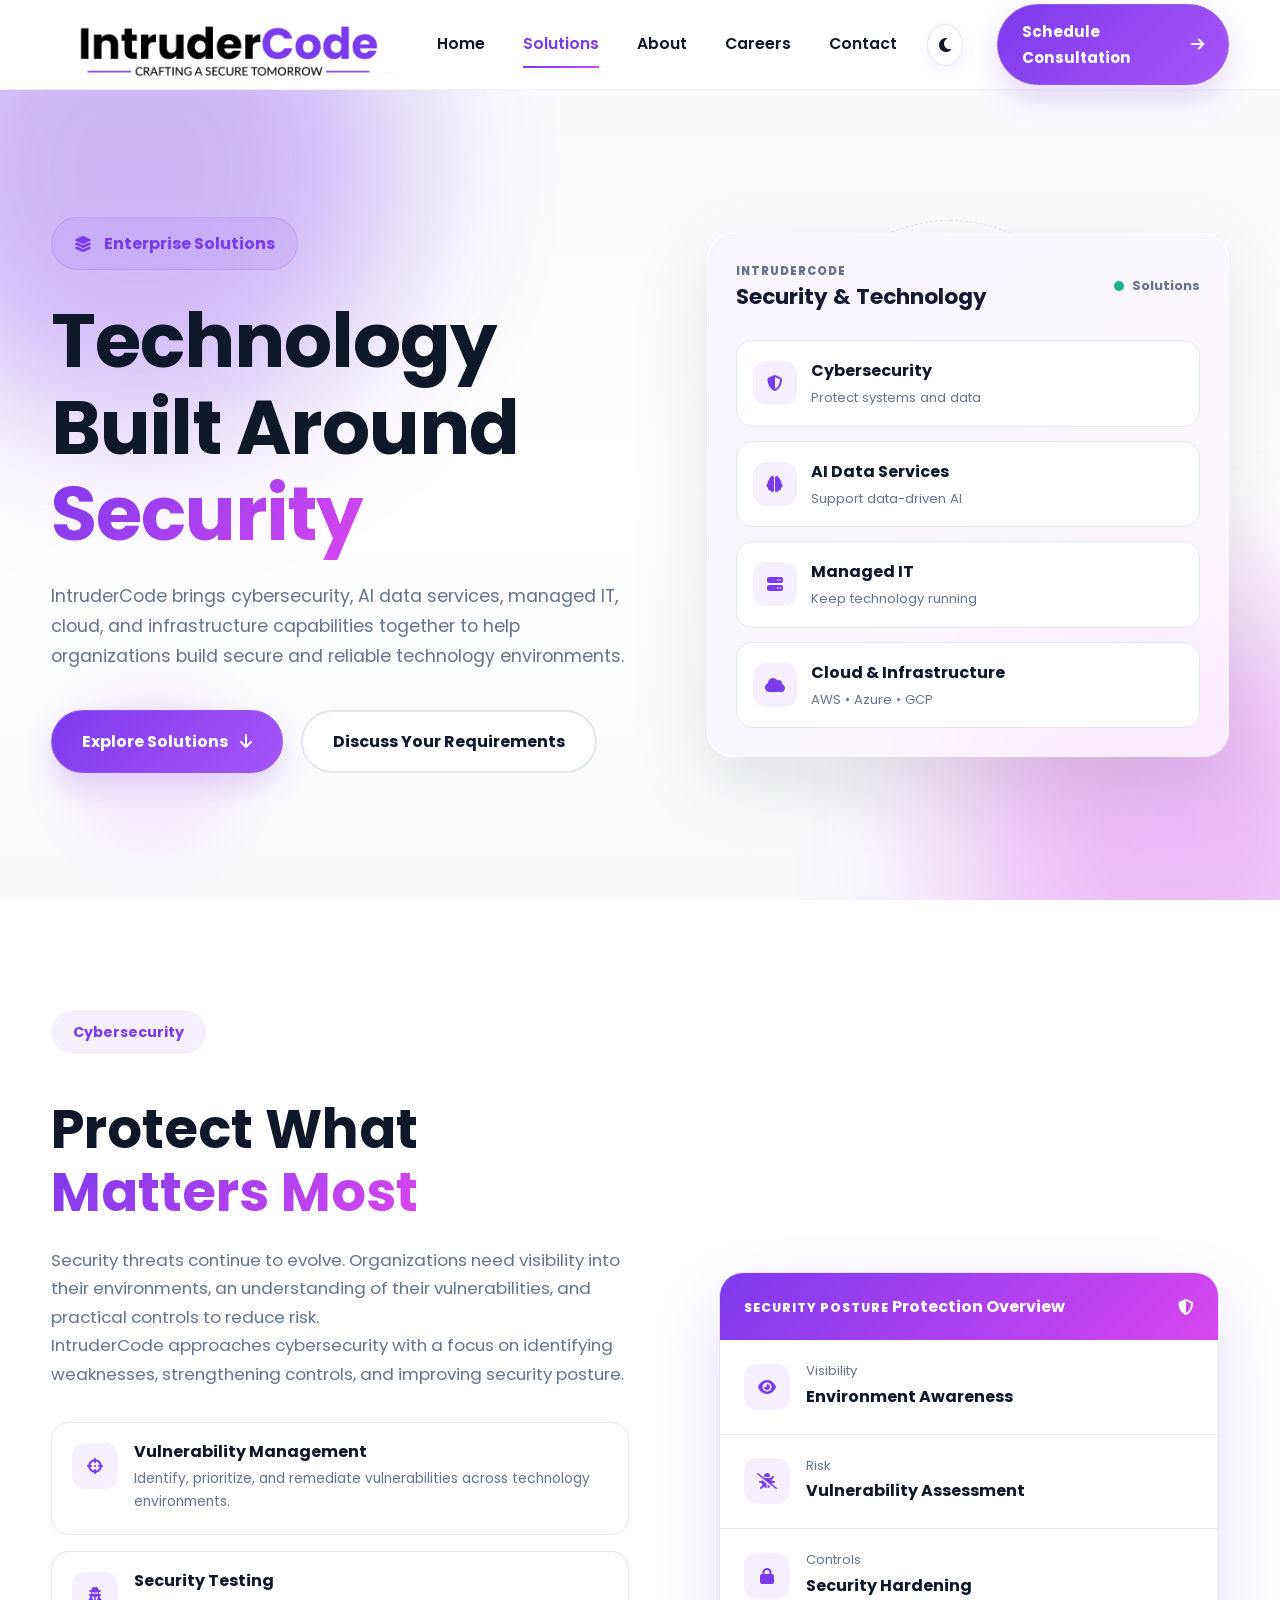
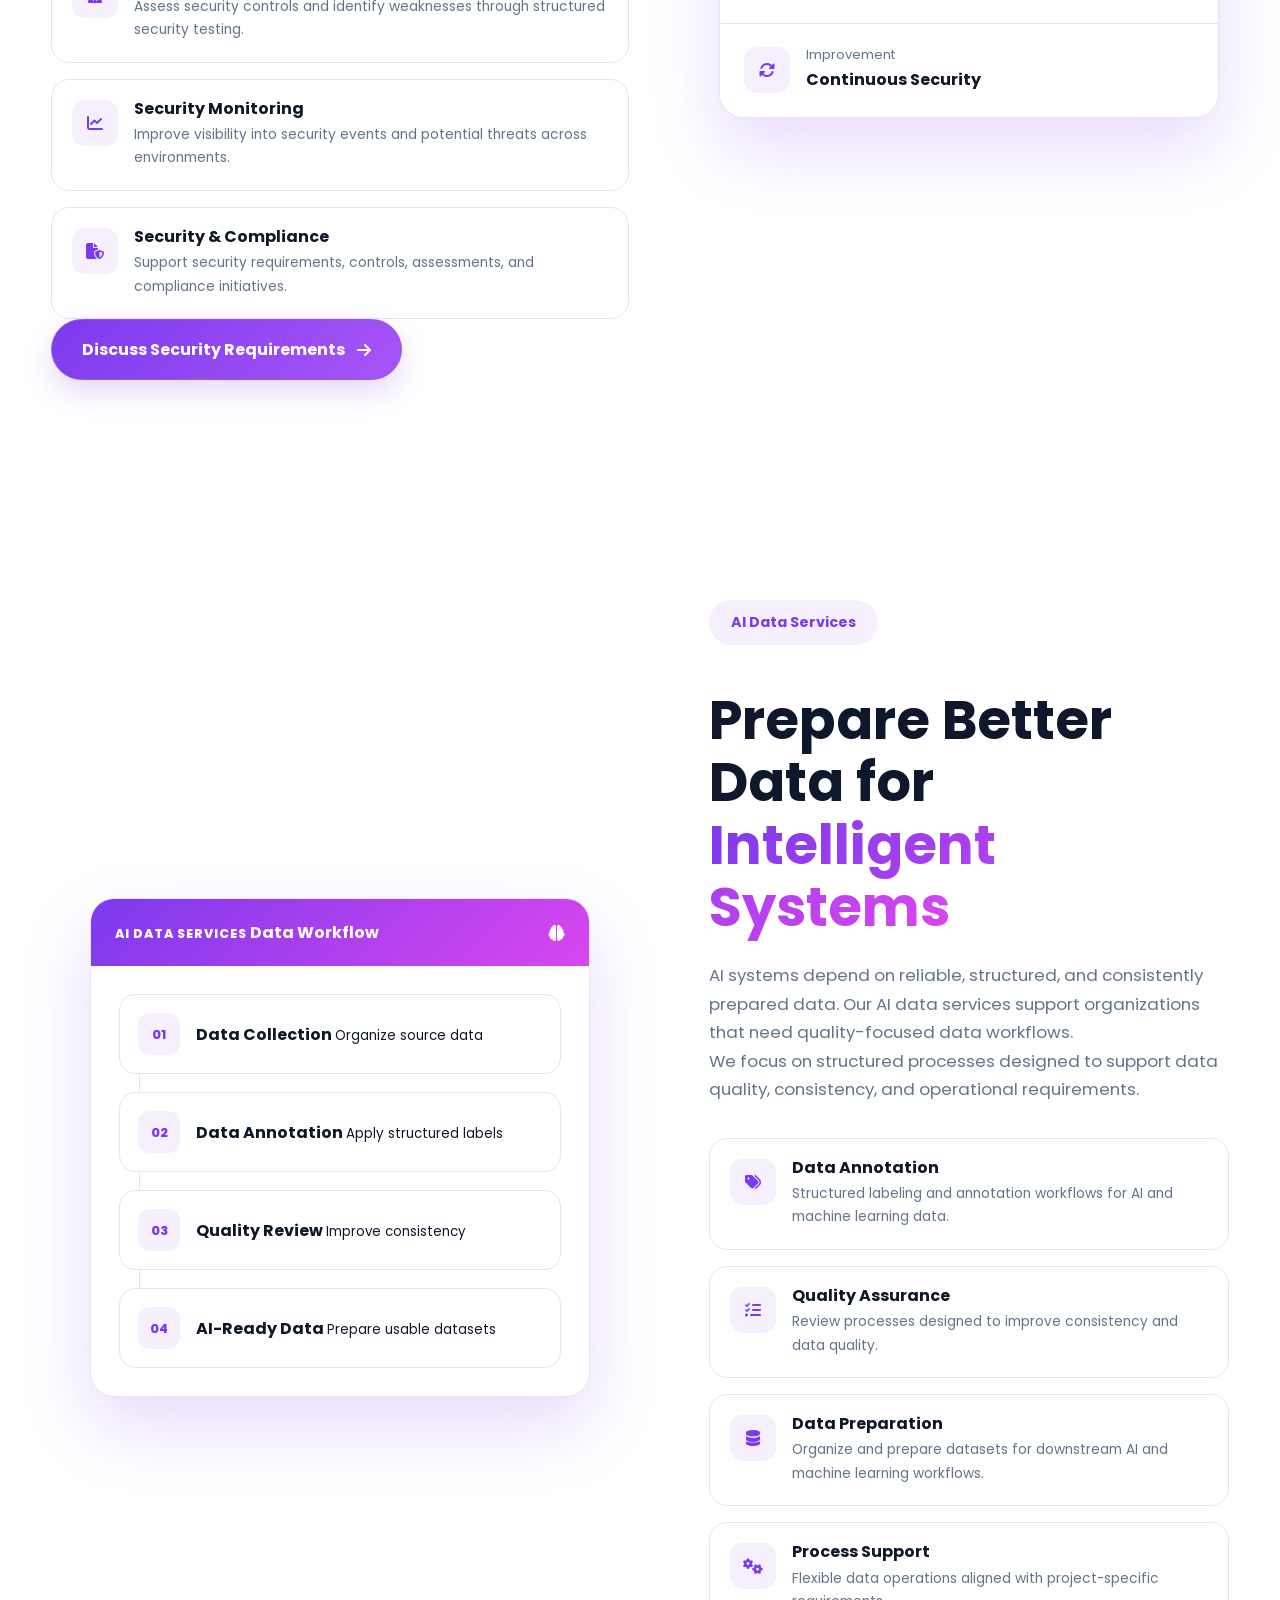
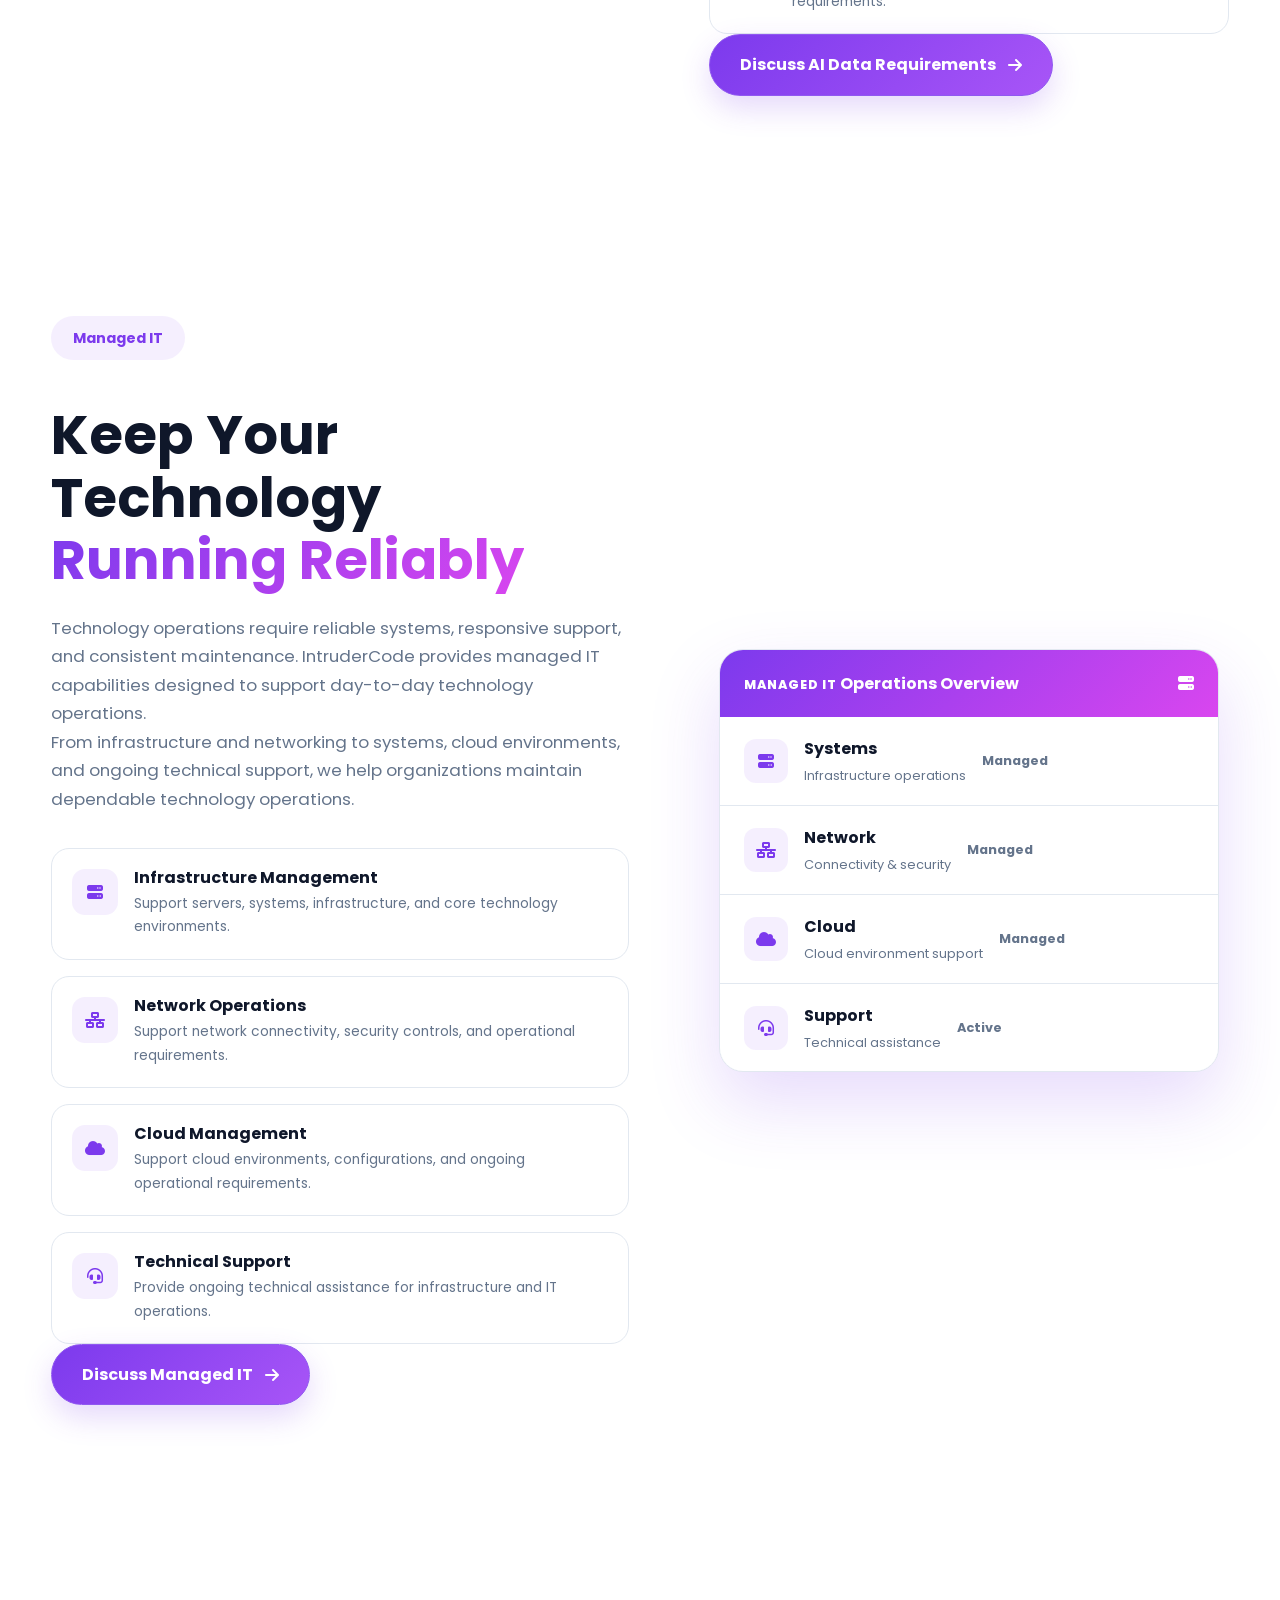
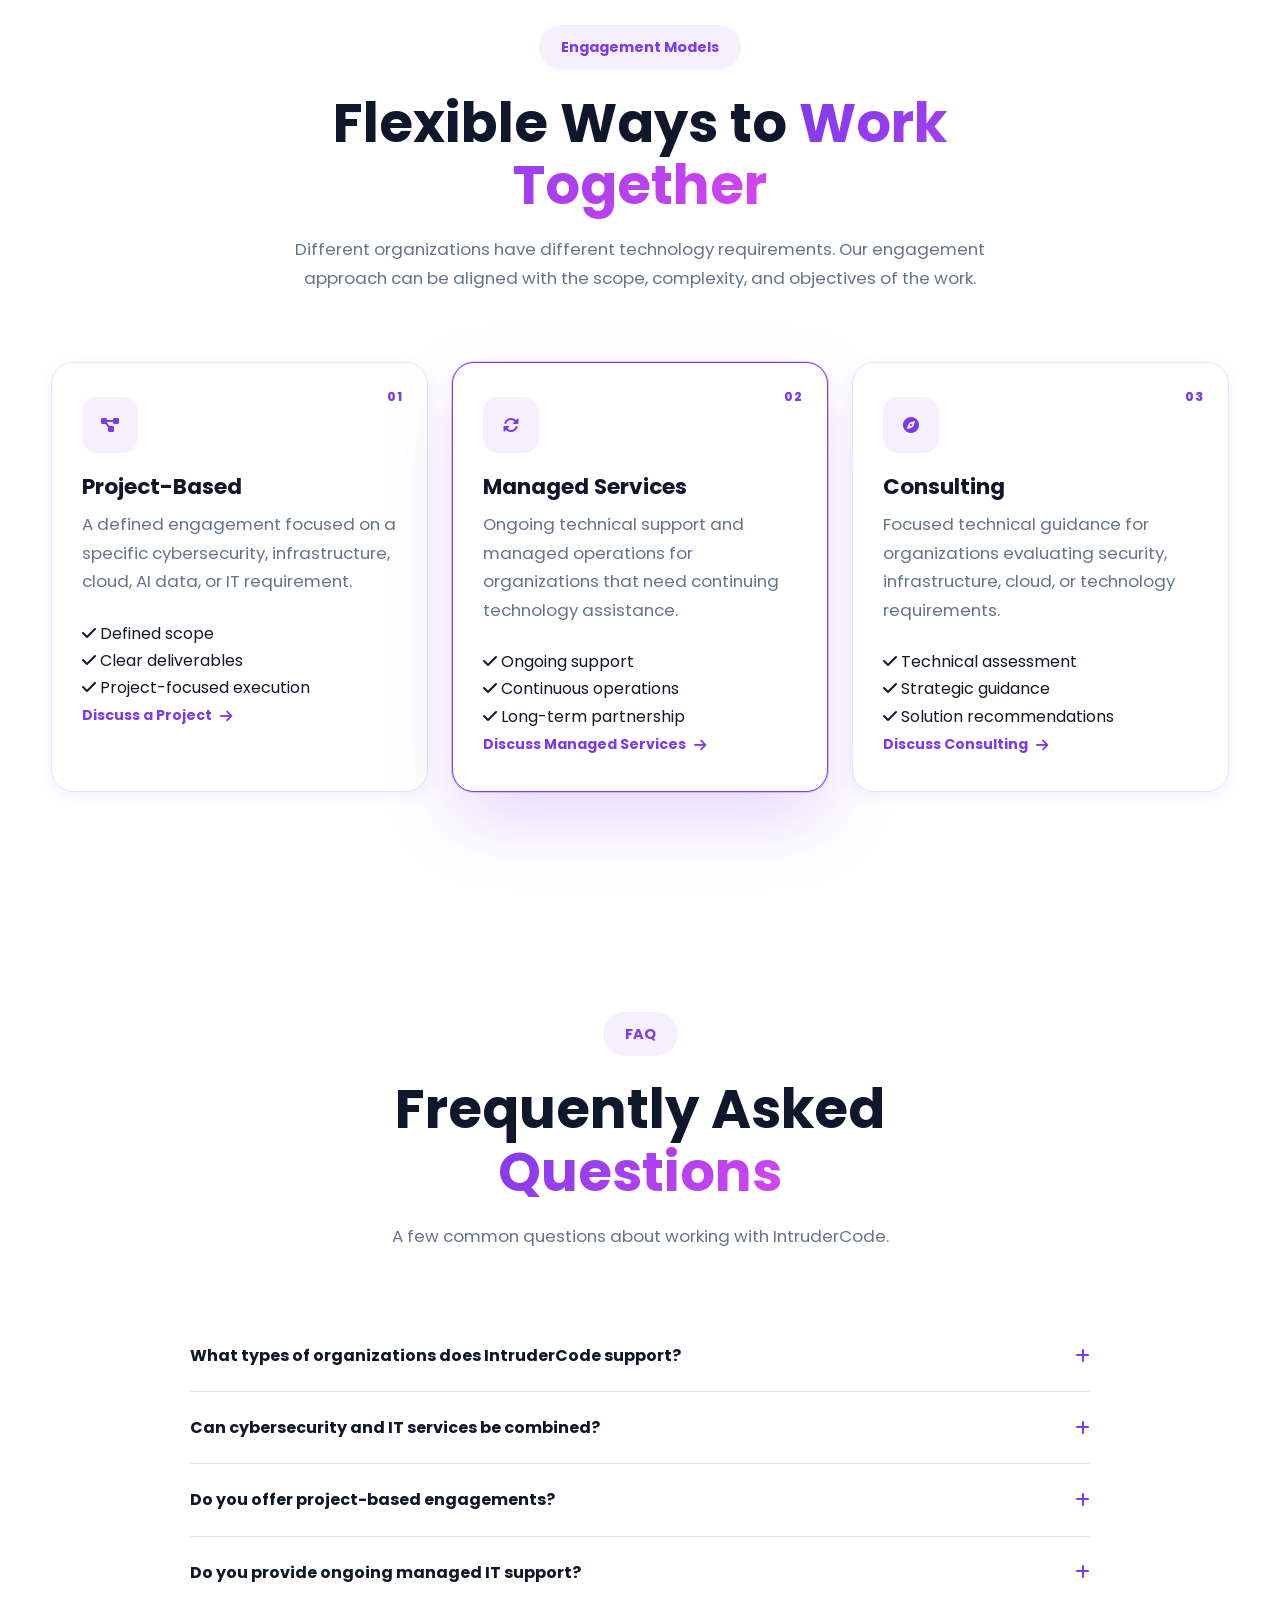
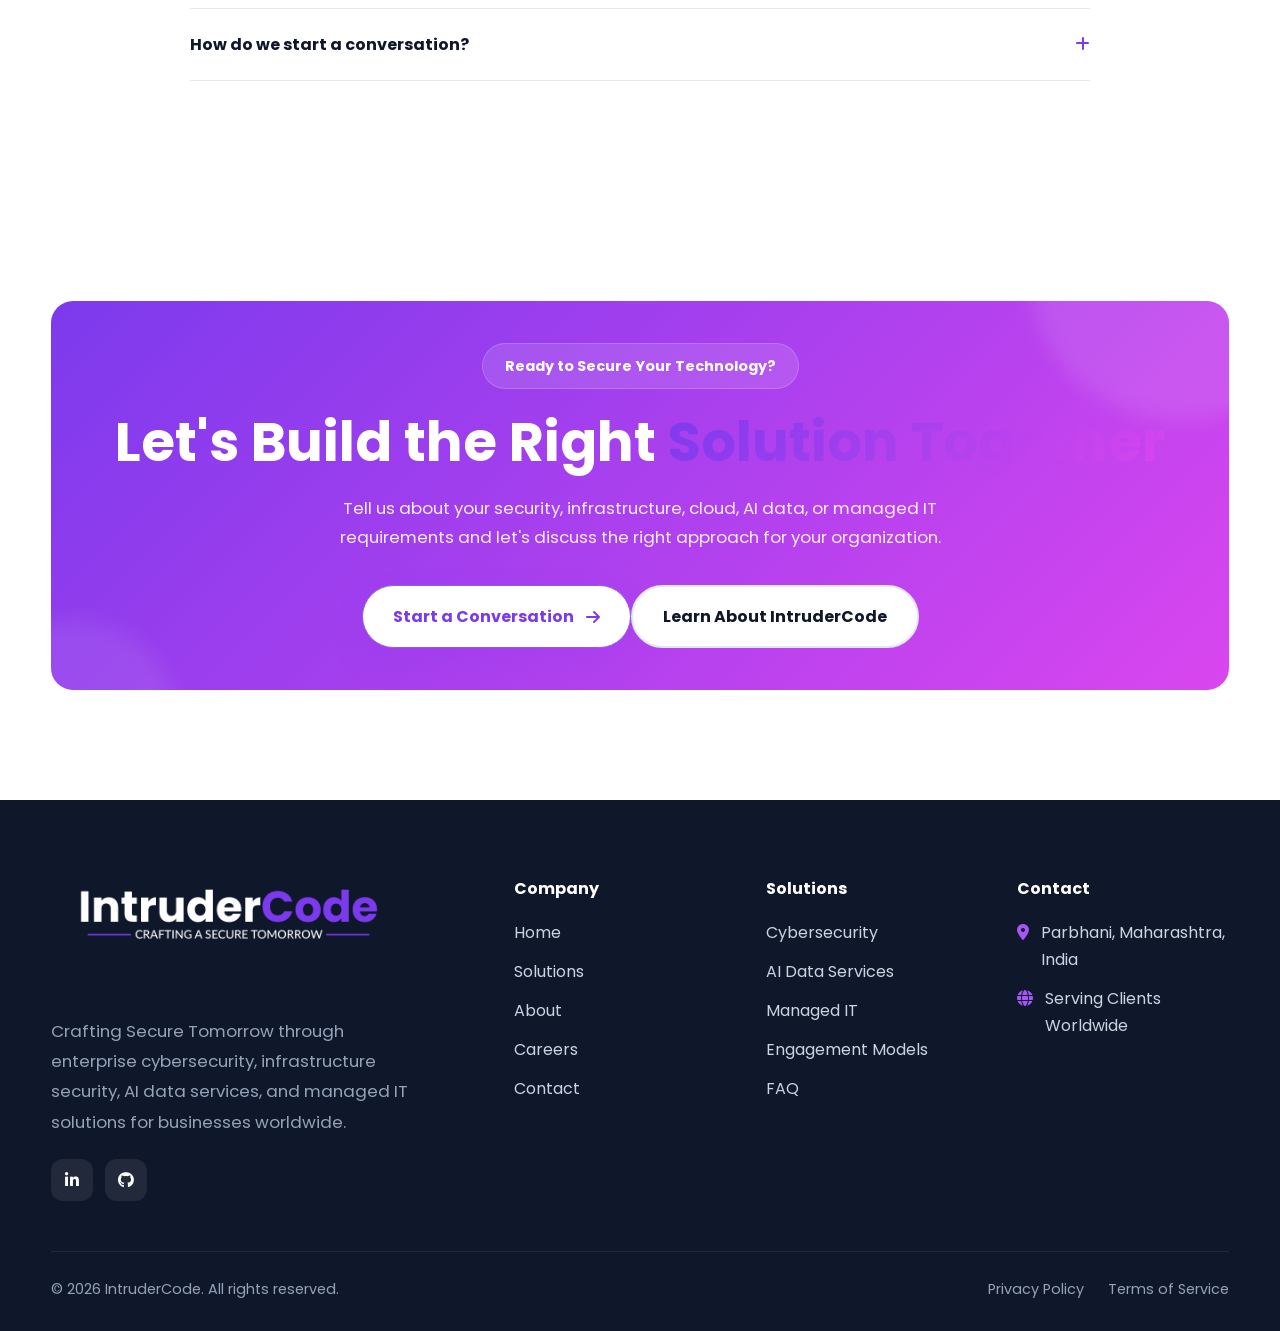
<file: services.html>
<!DOCTYPE html>
<html lang="en">

<head>

    <!-- ==================================================
         META
    =================================================== -->

    <meta charset="UTF-8">

    <meta name="viewport"
          content="width=device-width, initial-scale=1.0">

    <meta http-equiv="X-UA-Compatible"
          content="IE=edge">

    <title>
        IntruderCode | Solutions
    </title>

    <meta name="description"
          content="Explore IntruderCode solutions across cybersecurity, AI data services, managed IT, cloud, infrastructure security, and technology operations.">

    <meta name="keywords"
          content="Cybersecurity Solutions, AI Data Services, Managed IT, Cloud Security, Infrastructure Security, IntruderCode">

    <meta name="author"
          content="IntruderCode">

    <meta name="robots"
          content="index, follow">


    <!-- ==================================================
         FONTS
    =================================================== -->

    <link rel="preconnect"
          href="https://fonts.googleapis.com">

    <link rel="preconnect"
          href="https://fonts.gstatic.com"
          crossorigin>

    <link href="https://fonts.googleapis.com/css2?family=Poppins:wght@300;400;500;600;700;800&display=swap"
          rel="stylesheet">


    <!-- ==================================================
         FONT AWESOME
    =================================================== -->

    <link rel="stylesheet"
          href="https://cdnjs.cloudflare.com/ajax/libs/font-awesome/6.7.2/css/all.min.css">


    <!-- ==================================================
         CSS
    =================================================== -->

    <link rel="stylesheet"
          href="css/style.css">

    <link rel="stylesheet"
          href="css/animations.css">

    <link rel="stylesheet"
          href="css/responsive.css">


    <!-- ==================================================
         THEME
    =================================================== -->

    <meta name="theme-color"
          content="#7C3AED">

    <meta name="color-scheme"
          content="light dark">

</head>


<body>


<!-- ======================================================
     GLOBAL HEADER
======================================================= -->

<header class="header">

    <div class="container">

        <nav class="navbar">

            <!-- ==================================================
                 BRAND
            =================================================== -->

            <a
                href="index.html"
                class="logo"
                aria-label="IntruderCode Home"
            >

                <img
                    src="images/light.png"
                    alt="IntruderCode"
                    class="logo-image"
                    id="siteLogo"
                >

            </a>


            <!-- ==================================================
                 PRIMARY NAVIGATION
            =================================================== -->

            <ul
                class="nav-links"
                id="primary-navigation"
            >

                <li>

                    <a href="index.html">
                        Home
                    </a>

                </li>


                <li>

                    <a href="services.html">
                        Solutions
                    </a>

                </li>


                <li>

                    <a href="about.html">
                        About
                    </a>

                </li>


                <li>

                    <a href="careers.html">
                        Careers
                    </a>

                </li>


                <li>

                    <a href="contact.html">
                        Contact
                    </a>

                </li>

            </ul>


            <!-- ==================================================
                 HEADER ACTIONS
            =================================================== -->

            <div class="nav-actions">

                <button
                    type="button"
                    class="theme-toggle"
                    id="themeToggle"
                    aria-label="Toggle light and dark theme"
                    aria-pressed="false"
                    title="Switch theme"
                >

                    <i
                        class="fa-solid fa-moon"
                        aria-hidden="true"
                    ></i>

                </button>


                <a
                    href="contact.html"
                    class="btn btn-primary"
                >

                    Schedule Consultation

                    <i
                        class="fa-solid fa-arrow-right"
                        aria-hidden="true"
                    ></i>

                </a>

            </div>


            <!-- ==================================================
                 MOBILE NAVIGATION
            =================================================== -->

            <button
                type="button"
                class="menu-btn"
                aria-controls="primary-navigation"
                aria-expanded="false"
                aria-label="Open navigation"
            >

                <i
                    class="fa-solid fa-bars"
                    aria-hidden="true"
                ></i>

            </button>

        </nav>

    </div>

</header>


<!-- ======================================================
     MAIN
======================================================= -->

<main>


<!-- ======================================================
     SOLUTIONS HERO
======================================================= -->

<section class="hero solutions-hero"
         id="solutions">

    <div class="hero-bg">

        <div class="gradient-orb orb-1"></div>

        <div class="gradient-orb orb-2"></div>

        <div class="grid-overlay"></div>

    </div>


    <div class="container">

        <div class="hero-grid">


            <!-- Hero Content -->

            <div class="hero-content">

                <span class="hero-badge">

                    <i class="fa-solid fa-layer-group"></i>

                    Enterprise Solutions

                </span>


                <h1>

                    Technology Built Around

                    <span class="text-gradient">
                        Security
                    </span>

                </h1>


                <p>

                    IntruderCode brings cybersecurity,
                    AI data services, managed IT, cloud,
                    and infrastructure capabilities
                    together to help organizations build
                    secure and reliable technology
                    environments.

                </p>


                <div class="hero-buttons">

                    <a href="#cybersecurity"
                       class="btn btn-primary">

                        Explore Solutions

                        <i class="fa-solid fa-arrow-down"></i>

                    </a>


                    <a href="contact.html"
                       class="btn btn-outline">

                        Discuss Your Requirements

                    </a>

                </div>

            </div>


            <!-- Hero Visual -->

            <div class="hero-visual">

                <div class="dashboard">


                    <div class="dashboard-header">

                        <div>

                            <span class="dashboard-label">

                                INTRUDERCODE

                            </span>

                            <h3>

                                Security & Technology

                            </h3>

                        </div>


                        <span class="dashboard-status">

                            <span class="status-dot"></span>

                            Solutions

                        </span>

                    </div>


                    <div class="dashboard-content">


                        <!-- Cybersecurity -->

                        <div class="dashboard-card">

                            <div class="dashboard-card-icon">

                                <i class="fa-solid fa-shield-halved"></i>

                            </div>

                            <div>

                                <strong>
                                    Cybersecurity
                                </strong>

                                <span>
                                    Protect systems and data
                                </span>

                            </div>

                        </div>


                        <!-- AI -->

                        <div class="dashboard-card">

                            <div class="dashboard-card-icon">

                                <i class="fa-solid fa-brain"></i>

                            </div>

                            <div>

                                <strong>
                                    AI Data Services
                                </strong>

                                <span>
                                    Support data-driven AI
                                </span>

                            </div>

                        </div>


                        <!-- Managed IT -->

                        <div class="dashboard-card">

                            <div class="dashboard-card-icon">

                                <i class="fa-solid fa-server"></i>

                            </div>

                            <div>

                                <strong>
                                    Managed IT
                                </strong>

                                <span>
                                    Keep technology running
                                </span>

                            </div>

                        </div>


                        <!-- Cloud -->

                        <div class="dashboard-card">

                            <div class="dashboard-card-icon">

                                <i class="fa-solid fa-cloud"></i>

                            </div>

                            <div>

                                <strong>
                                    Cloud & Infrastructure
                                </strong>

                                <span>
                                    AWS • Azure • GCP
                                </span>

                            </div>

                        </div>


                    </div>

                </div>

            </div>

        </div>

    </div>

</section>


<!-- ======================================================
     CYBERSECURITY
======================================================= -->

<section class="solution-section cybersecurity"
         id="cybersecurity">

    <div class="container">

        <div class="solution-grid">


            <!-- Content -->

            <div class="solution-content">

                <span class="section-badge">

                    Cybersecurity

                </span>


                <h2>

                    Protect What

                    <span class="text-gradient">
                        Matters Most
                    </span>

                </h2>


                <p>

                    Security threats continue to evolve.
                    Organizations need visibility into their
                    environments, an understanding of their
                    vulnerabilities, and practical controls
                    to reduce risk.

                </p>


                <p>

                    IntruderCode approaches cybersecurity
                    with a focus on identifying weaknesses,
                    strengthening controls, and improving
                    security posture.

                </p>


                <div class="solution-features">


                    <div class="solution-feature">

                        <div class="solution-feature-icon">

                            <i class="fa-solid fa-crosshairs"></i>

                        </div>

                        <div>

                            <h3>
                                Vulnerability Management
                            </h3>

                            <p>

                                Identify, prioritize, and
                                remediate vulnerabilities
                                across technology environments.

                            </p>

                        </div>

                    </div>


                    <div class="solution-feature">

                        <div class="solution-feature-icon">

                            <i class="fa-solid fa-user-secret"></i>

                        </div>

                        <div>

                            <h3>
                                Security Testing
                            </h3>

                            <p>

                                Assess security controls and
                                identify weaknesses through
                                structured security testing.

                            </p>

                        </div>

                    </div>


                    <div class="solution-feature">

                        <div class="solution-feature-icon">

                            <i class="fa-solid fa-chart-line"></i>

                        </div>

                        <div>

                            <h3>
                                Security Monitoring
                            </h3>

                            <p>

                                Improve visibility into
                                security events and potential
                                threats across environments.

                            </p>

                        </div>

                    </div>


                    <div class="solution-feature">

                        <div class="solution-feature-icon">

                            <i class="fa-solid fa-file-shield"></i>

                        </div>

                        <div>

                            <h3>
                                Security & Compliance
                            </h3>

                            <p>

                                Support security requirements,
                                controls, assessments, and
                                compliance initiatives.

                            </p>

                        </div>

                    </div>


                </div>


                <a href="contact.html"
                   class="btn btn-primary">

                    Discuss Security Requirements

                    <i class="fa-solid fa-arrow-right"></i>

                </a>

            </div>


            <!-- Visual -->

            <div class="solution-visual">

                <div class="security-dashboard">


                    <div class="security-dashboard-header">

                        <div>

                            <span>
                                SECURITY POSTURE
                            </span>

                            <strong>
                                Protection Overview
                            </strong>

                        </div>

                        <i class="fa-solid fa-shield-halved"></i>

                    </div>


                    <div class="security-dashboard-body">


                        <div class="security-metric">

                            <div class="security-metric-icon">

                                <i class="fa-solid fa-eye"></i>

                            </div>

                            <div>

                                <span>
                                    Visibility
                                </span>

                                <strong>
                                    Environment Awareness
                                </strong>

                            </div>

                        </div>


                        <div class="security-metric">

                            <div class="security-metric-icon">

                                <i class="fa-solid fa-bug-slash"></i>

                            </div>

                            <div>

                                <span>
                                    Risk
                                </span>

                                <strong>
                                    Vulnerability Assessment
                                </strong>

                            </div>

                        </div>


                        <div class="security-metric">

                            <div class="security-metric-icon">

                                <i class="fa-solid fa-lock"></i>

                            </div>

                            <div>

                                <span>
                                    Controls
                                </span>

                                <strong>
                                    Security Hardening
                                </strong>

                            </div>

                        </div>


                        <div class="security-metric">

                            <div class="security-metric-icon">

                                <i class="fa-solid fa-rotate"></i>

                            </div>

                            <div>

                                <span>
                                    Improvement
                                </span>

                                <strong>
                                    Continuous Security
                                </strong>

                            </div>

                        </div>


                    </div>

                </div>

            </div>


        </div>

    </div>

</section>


<!-- ======================================================
     AI DATA SERVICES
======================================================= -->

<section class="solution-section ai-data-services"
         id="ai-data-services">

    <div class="container">

        <div class="solution-grid reverse">


            <!-- Visual -->

            <div class="solution-visual">

                <div class="ai-dashboard">


                    <div class="ai-dashboard-header">

                        <div>

                            <span>
                                AI DATA SERVICES
                            </span>

                            <strong>
                                Data Workflow
                            </strong>

                        </div>

                        <i class="fa-solid fa-brain"></i>

                    </div>


                    <div class="ai-dashboard-body">


                        <div class="ai-workflow-step">

                            <span class="ai-step-number">
                                01
                            </span>

                            <div>

                                <strong>
                                    Data Collection
                                </strong>

                                <small>
                                    Organize source data
                                </small>

                            </div>

                        </div>


                        <div class="ai-workflow-line"></div>


                        <div class="ai-workflow-step">

                            <span class="ai-step-number">
                                02
                            </span>

                            <div>

                                <strong>
                                    Data Annotation
                                </strong>

                                <small>
                                    Apply structured labels
                                </small>

                            </div>

                        </div>


                        <div class="ai-workflow-line"></div>


                        <div class="ai-workflow-step">

                            <span class="ai-step-number">
                                03
                            </span>

                            <div>

                                <strong>
                                    Quality Review
                                </strong>

                                <small>
                                    Improve consistency
                                </small>

                            </div>

                        </div>


                        <div class="ai-workflow-line"></div>


                        <div class="ai-workflow-step">

                            <span class="ai-step-number">
                                04
                            </span>

                            <div>

                                <strong>
                                    AI-Ready Data
                                </strong>

                                <small>
                                    Prepare usable datasets
                                </small>

                            </div>

                        </div>


                    </div>

                </div>

            </div>


            <!-- Content -->

            <div class="solution-content">

                <span class="section-badge">

                    AI Data Services

                </span>


                <h2>

                    Prepare Better Data for

                    <span class="text-gradient">
                        Intelligent Systems
                    </span>

                </h2>


                <p>

                    AI systems depend on reliable, structured,
                    and consistently prepared data. Our AI data
                    services support organizations that need
                    quality-focused data workflows.

                </p>


                <p>

                    We focus on structured processes designed
                    to support data quality, consistency, and
                    operational requirements.

                </p>


                <div class="solution-features">


                    <div class="solution-feature">

                        <div class="solution-feature-icon">

                            <i class="fa-solid fa-tags"></i>

                        </div>

                        <div>

                            <h3>
                                Data Annotation
                            </h3>

                            <p>

                                Structured labeling and
                                annotation workflows for
                                AI and machine learning data.

                            </p>

                        </div>

                    </div>


                    <div class="solution-feature">

                        <div class="solution-feature-icon">

                            <i class="fa-solid fa-list-check"></i>

                        </div>

                        <div>

                            <h3>
                                Quality Assurance
                            </h3>

                            <p>

                                Review processes designed to
                                improve consistency and
                                data quality.

                            </p>

                        </div>

                    </div>


                    <div class="solution-feature">

                        <div class="solution-feature-icon">

                            <i class="fa-solid fa-database"></i>

                        </div>

                        <div>

                            <h3>
                                Data Preparation
                            </h3>

                            <p>

                                Organize and prepare datasets
                                for downstream AI and
                                machine learning workflows.

                            </p>

                        </div>

                    </div>


                    <div class="solution-feature">

                        <div class="solution-feature-icon">

                            <i class="fa-solid fa-gears"></i>

                        </div>

                        <div>

                            <h3>
                                Process Support
                            </h3>

                            <p>

                                Flexible data operations
                                aligned with project-specific
                                requirements.

                            </p>

                        </div>

                    </div>


                </div>


                <a href="contact.html"
                   class="btn btn-primary">

                    Discuss AI Data Requirements

                    <i class="fa-solid fa-arrow-right"></i>

                </a>

            </div>


        </div>

    </div>

</section>

<!-- ======================================================
     MANAGED IT
======================================================= -->

<section class="solution-section managed-it"
         id="managed-it">

    <div class="container">

        <div class="solution-grid">


            <!-- Content -->

            <div class="solution-content">

                <span class="section-badge">

                    Managed IT

                </span>


                <h2>

                    Keep Your Technology

                    <span class="text-gradient">
                        Running Reliably
                    </span>

                </h2>


                <p>

                    Technology operations require reliable
                    systems, responsive support, and
                    consistent maintenance. IntruderCode
                    provides managed IT capabilities designed
                    to support day-to-day technology operations.

                </p>


                <p>

                    From infrastructure and networking to
                    systems, cloud environments, and ongoing
                    technical support, we help organizations
                    maintain dependable technology operations.

                </p>


                <div class="solution-features">


                    <!-- Infrastructure -->

                    <div class="solution-feature">

                        <div class="solution-feature-icon">

                            <i class="fa-solid fa-server"></i>

                        </div>

                        <div>

                            <h3>
                                Infrastructure Management
                            </h3>

                            <p>

                                Support servers, systems,
                                infrastructure, and core
                                technology environments.

                            </p>

                        </div>

                    </div>


                    <!-- Network -->

                    <div class="solution-feature">

                        <div class="solution-feature-icon">

                            <i class="fa-solid fa-network-wired"></i>

                        </div>

                        <div>

                            <h3>
                                Network Operations
                            </h3>

                            <p>

                                Support network connectivity,
                                security controls, and
                                operational requirements.

                            </p>

                        </div>

                    </div>


                    <!-- Cloud -->

                    <div class="solution-feature">

                        <div class="solution-feature-icon">

                            <i class="fa-solid fa-cloud"></i>

                        </div>

                        <div>

                            <h3>
                                Cloud Management
                            </h3>

                            <p>

                                Support cloud environments,
                                configurations, and ongoing
                                operational requirements.

                            </p>

                        </div>

                    </div>


                    <!-- Support -->

                    <div class="solution-feature">

                        <div class="solution-feature-icon">

                            <i class="fa-solid fa-headset"></i>

                        </div>

                        <div>

                            <h3>
                                Technical Support
                            </h3>

                            <p>

                                Provide ongoing technical
                                assistance for infrastructure
                                and IT operations.

                            </p>

                        </div>

                    </div>


                </div>


                <a href="contact.html"
                   class="btn btn-primary">

                    Discuss Managed IT

                    <i class="fa-solid fa-arrow-right"></i>

                </a>

            </div>


            <!-- Visual -->

            <div class="solution-visual">

                <div class="managed-dashboard">


                    <div class="managed-dashboard-header">

                        <div>

                            <span>
                                MANAGED IT
                            </span>

                            <strong>
                                Operations Overview
                            </strong>

                        </div>

                        <i class="fa-solid fa-server"></i>

                    </div>


                    <div class="managed-dashboard-body">


                        <div class="managed-service-item">

                            <div class="managed-service-icon">

                                <i class="fa-solid fa-server"></i>

                            </div>

                            <div>

                                <strong>
                                    Systems
                                </strong>

                                <span>
                                    Infrastructure operations
                                </span>

                            </div>

                            <span class="managed-status">

                                <span></span>

                                Managed

                            </span>

                        </div>


                        <div class="managed-service-item">

                            <div class="managed-service-icon">

                                <i class="fa-solid fa-network-wired"></i>

                            </div>

                            <div>

                                <strong>
                                    Network
                                </strong>

                                <span>
                                    Connectivity & security
                                </span>

                            </div>

                            <span class="managed-status">

                                <span></span>

                                Managed

                            </span>

                        </div>


                        <div class="managed-service-item">

                            <div class="managed-service-icon">

                                <i class="fa-solid fa-cloud"></i>

                            </div>

                            <div>

                                <strong>
                                    Cloud
                                </strong>

                                <span>
                                    Cloud environment support
                                </span>

                            </div>

                            <span class="managed-status">

                                <span></span>

                                Managed

                            </span>

                        </div>


                        <div class="managed-service-item">

                            <div class="managed-service-icon">

                                <i class="fa-solid fa-headset"></i>

                            </div>

                            <div>

                                <strong>
                                    Support
                                </strong>

                                <span>
                                    Technical assistance
                                </span>

                            </div>

                            <span class="managed-status">

                                <span></span>

                                Active

                            </span>

                        </div>


                    </div>

                </div>

            </div>


        </div>

    </div>

</section>


<!-- ======================================================
     ENGAGEMENT MODELS
======================================================= -->

<section class="engagement-models"
         id="engagement-models">

    <div class="container">

        <div class="section-heading">

            <span class="section-badge">

                Engagement Models

            </span>


            <h2>

                Flexible Ways to

                <span class="text-gradient">
                    Work Together
                </span>

            </h2>


            <p>

                Different organizations have different
                technology requirements. Our engagement
                approach can be aligned with the scope,
                complexity, and objectives of the work.

            </p>

        </div>


        <div class="engagement-grid">


            <!-- Project Based -->

            <article class="engagement-card">

                <div class="engagement-icon">

                    <i class="fa-solid fa-diagram-project"></i>

                </div>


                <span class="engagement-number">
                    01
                </span>


                <h3>
                    Project-Based
                </h3>


                <p>

                    A defined engagement focused on a
                    specific cybersecurity, infrastructure,
                    cloud, AI data, or IT requirement.

                </p>


                <ul>

                    <li>

                        <i class="fa-solid fa-check"></i>

                        Defined scope

                    </li>

                    <li>

                        <i class="fa-solid fa-check"></i>

                        Clear deliverables

                    </li>

                    <li>

                        <i class="fa-solid fa-check"></i>

                        Project-focused execution

                    </li>

                </ul>


                <a href="contact.html"
                   class="engagement-link">

                    Discuss a Project

                    <i class="fa-solid fa-arrow-right"></i>

                </a>

            </article>


            <!-- Managed -->

            <article class="engagement-card featured">

                <div class="engagement-icon">

                    <i class="fa-solid fa-rotate"></i>

                </div>


                <span class="engagement-number">
                    02
                </span>


                <h3>
                    Managed Services
                </h3>


                <p>

                    Ongoing technical support and managed
                    operations for organizations that need
                    continuing technology assistance.

                </p>


                <ul>

                    <li>

                        <i class="fa-solid fa-check"></i>

                        Ongoing support

                    </li>

                    <li>

                        <i class="fa-solid fa-check"></i>

                        Continuous operations

                    </li>

                    <li>

                        <i class="fa-solid fa-check"></i>

                        Long-term partnership

                    </li>

                </ul>


                <a href="contact.html"
                   class="engagement-link">

                    Discuss Managed Services

                    <i class="fa-solid fa-arrow-right"></i>

                </a>

            </article>


            <!-- Consulting -->

            <article class="engagement-card">

                <div class="engagement-icon">

                    <i class="fa-solid fa-compass"></i>

                </div>


                <span class="engagement-number">
                    03
                </span>


                <h3>
                    Consulting
                </h3>


                <p>

                    Focused technical guidance for
                    organizations evaluating security,
                    infrastructure, cloud, or technology
                    requirements.

                </p>


                <ul>

                    <li>

                        <i class="fa-solid fa-check"></i>

                        Technical assessment

                    </li>

                    <li>

                        <i class="fa-solid fa-check"></i>

                        Strategic guidance

                    </li>

                    <li>

                        <i class="fa-solid fa-check"></i>

                        Solution recommendations

                    </li>

                </ul>


                <a href="contact.html"
                   class="engagement-link">

                    Discuss Consulting

                    <i class="fa-solid fa-arrow-right"></i>

                </a>

            </article>


        </div>

    </div>

</section>


<!-- ======================================================
     FAQ
======================================================= -->

<section class="faq"
         id="faq">

    <div class="container">

        <div class="section-heading">

            <span class="section-badge">

                FAQ

            </span>


            <h2>

                Frequently Asked

                <span class="text-gradient">
                    Questions
                </span>

            </h2>


            <p>

                A few common questions about working
                with IntruderCode.

            </p>

        </div>


        <div class="faq-list">


            <!-- FAQ 1 -->

            <div class="faq-item">

                <button
                    class="faq-question"
                    type="button"
                    aria-expanded="false"
                    aria-controls="faq-answer-1">

                    <span>

                        What types of organizations
                        does IntruderCode support?

                    </span>


                    <i class="fa-solid fa-plus"></i>

                </button>


                <div
                    class="faq-answer"
                    id="faq-answer-1"
                    hidden>

                    <p>

                        IntruderCode is positioned to support
                        startups, small and medium-sized
                        businesses, enterprises, and other
                        organizations that require
                        cybersecurity, infrastructure,
                        cloud, AI data, or managed IT
                        capabilities.

                    </p>

                </div>

            </div>


            <!-- FAQ 2 -->

            <div class="faq-item">

                <button
                    class="faq-question"
                    type="button"
                    aria-expanded="false"
                    aria-controls="faq-answer-2">

                    <span>

                        Can cybersecurity and IT services
                        be combined?

                    </span>


                    <i class="fa-solid fa-plus"></i>

                </button>


                <div
                    class="faq-answer"
                    id="faq-answer-2"
                    hidden>

                    <p>

                        Yes. Security and IT operations often
                        overlap. Engagements can be structured
                        around specific security requirements,
                        infrastructure needs, managed IT,
                        cloud, or a combination of capabilities.

                    </p>

                </div>

            </div>


            <!-- FAQ 3 -->

            <div class="faq-item">

                <button
                    class="faq-question"
                    type="button"
                    aria-expanded="false"
                    aria-controls="faq-answer-3">

                    <span>

                        Do you offer project-based
                        engagements?

                    </span>


                    <i class="fa-solid fa-plus"></i>

                </button>


                <div
                    class="faq-answer"
                    id="faq-answer-3"
                    hidden>

                    <p>

                        Yes. Project-based engagements can be
                        used when an organization has a defined
                        requirement, scope, or technology
                        initiative.

                    </p>

                </div>

            </div>


            <!-- FAQ 4 -->

            <div class="faq-item">

                <button
                    class="faq-question"
                    type="button"
                    aria-expanded="false"
                    aria-controls="faq-answer-4">

                    <span>

                        Do you provide ongoing managed
                        IT support?

                    </span>


                    <i class="fa-solid fa-plus"></i>

                </button>


                <div
                    class="faq-answer"
                    id="faq-answer-4"
                    hidden>

                    <p>

                        Managed IT is one of the solution areas
                        offered by IntruderCode. The appropriate
                        scope and support model can be discussed
                        based on an organization's environment
                        and requirements.

                    </p>

                </div>

            </div>


            <!-- FAQ 5 -->

            <div class="faq-item">

                <button
                    class="faq-question"
                    type="button"
                    aria-expanded="false"
                    aria-controls="faq-answer-5">

                    <span>

                        How do we start a conversation?

                    </span>


                    <i class="fa-solid fa-plus"></i>

                </button>


                <div
                    class="faq-answer"
                    id="faq-answer-5"
                    hidden>

                    <p>

                        Use the contact form to tell us about
                        your requirements. We can then discuss
                        the environment, objectives, scope, and
                        appropriate next steps.

                    </p>

                </div>

            </div>


        </div>

    </div>

</section>

<!-- ======================================================
     SOLUTIONS CTA
======================================================= -->

<section class="cta solutions-cta">

    <div class="container">

        <div class="cta-box">

            <span class="section-badge">

                Ready to Secure Your Technology?

            </span>


            <h2>

                Let's Build the Right

                <span class="text-gradient">
                    Solution Together
                </span>

            </h2>


            <p>

                Tell us about your security, infrastructure,
                cloud, AI data, or managed IT requirements
                and let's discuss the right approach for
                your organization.

            </p>


            <div class="cta-actions">

                <a href="contact.html"
                   class="btn btn-primary">

                    Start a Conversation

                    <i class="fa-solid fa-arrow-right"></i>

                </a>


                <a href="about.html"
                   class="btn btn-outline">

                    Learn About IntruderCode

                </a>

            </div>

        </div>

    </div>

</section>

</main>


<!-- ======================================================
     GLOBAL FOOTER
======================================================= -->

<footer class="footer">

    <div class="container">

        <div class="footer-grid">


            <!-- ==================================================
                 BRAND
            =================================================== -->

            <div class="footer-brand">

                <a
                    href="index.html"
                    class="footer-logo"
                    aria-label="IntruderCode Home"
                >

                    <img
                        src="images/dark.png"
                        alt="IntruderCode"
                    >

                </a>


                <p>

                    Crafting Secure Tomorrow through enterprise
                    cybersecurity, infrastructure security,
                    AI data services, and managed IT solutions
                    for businesses worldwide.

                </p>


                <div class="footer-social">

                    <a
                        href="#"
                        aria-label="LinkedIn"
                    >

                        <i
                            class="fa-brands fa-linkedin-in"
                            aria-hidden="true"
                        ></i>

                    </a>


                    <a
                        href="#"
                        aria-label="GitHub"
                    >

                        <i
                            class="fa-brands fa-github"
                            aria-hidden="true"
                        ></i>

                    </a>

                </div>

            </div>


            <!-- ==================================================
                 COMPANY
            =================================================== -->

            <div class="footer-column">

                <h3>
                    Company
                </h3>

                <ul>

                    <li>
                        <a href="index.html">
                            Home
                        </a>
                    </li>

                    <li>
                        <a href="services.html">
                            Solutions
                        </a>
                    </li>

                    <li>
                        <a href="about.html">
                            About
                        </a>
                    </li>

                    <li>
                        <a href="careers.html">
                            Careers
                        </a>
                    </li>

                    <li>
                        <a href="contact.html">
                            Contact
                        </a>
                    </li>

                </ul>

            </div>


            <!-- ==================================================
                 SOLUTIONS
            =================================================== -->

            <div class="footer-column">

                <h3>
                    Solutions
                </h3>

                <ul>

                    <li>
                        <a href="services.html#cybersecurity">
                            Cybersecurity
                        </a>
                    </li>

                    <li>
                        <a href="services.html#ai-data-services">
                            AI Data Services
                        </a>
                    </li>

                    <li>
                        <a href="services.html#managed-it">
                            Managed IT
                        </a>
                    </li>

                    <li>
                        <a href="services.html#engagement-models">
                            Engagement Models
                        </a>
                    </li>

                    <li>
                        <a href="services.html#faq">
                            FAQ
                        </a>
                    </li>

                </ul>

            </div>


            <!-- ==================================================
                 CONTACT
            =================================================== -->

            <div class="footer-column">

                <h3>
                    Contact
                </h3>

                <ul class="footer-contact">

                    <li>

                        <i
                            class="fa-solid fa-location-dot"
                            aria-hidden="true"
                        ></i>

                        <span>
                            Parbhani, Maharashtra, India
                        </span>

                    </li>


                    <li>

                        <i
                            class="fa-solid fa-globe"
                            aria-hidden="true"
                        ></i>

                        <span>
                            Serving Clients Worldwide
                        </span>

                    </li>

                </ul>

            </div>

        </div>


        <!-- ==================================================
             FOOTER BOTTOM
        =================================================== -->

        <div class="footer-bottom">

            <p>

                ©
                <span id="currentYear"></span>
                IntruderCode.
                All rights reserved.

            </p>


            <div class="footer-legal">

                <a href="#">
                    Privacy Policy
                </a>

                <a href="#">
                    Terms of Service
                </a>

            </div>

        </div>

    </div>

</footer>


<!-- ======================================================
     JAVASCRIPT
======================================================= -->

<script src="js/navbar.js" defer></script>

<script src="js/script.js" defer></script>


</body>

</html>
</file>
<file: css/style.css>
/* ==========================================================
   BRAND PALETTE
   ----------------------------------------------------------
   CHANGE THESE THREE VALUES TO REBRAND THE WEBSITE.
========================================================== */

:root {

    /* Primary brand color */
    --primary:  #7C3AED;

    /* Lighter primary variation */
    --primary-light: #A855F7;

    /* Secondary accent */
    --accent: #D946EF;


/* ======================================================
   SEMANTIC COLORS
====================================================== */

--success: #10B981;

--warning: #F59E0B;

--danger: #EF4444;


/* ======================================================
   NEUTRAL PALETTE
====================================================== */

--white: #FFFFFF;

--black: #000000;

--gray-50: #F8FAFC;

--gray-100: #F1F5F9;

--gray-200: #E2E8F0;

--gray-300: #CBD5E1;

--gray-400: #94A3B8;

--gray-500: #64748B;

--gray-700: #334155;

--gray-900: #0F172A;


/* ======================================================
   THEME COLORS
====================================================== */

--background: var(--white);

--surface: var(--white);

--surface-2: var(--gray-50);

--text: var(--gray-900);

--text-light: var(--gray-500);

--border: var(--gray-200);

--section-padding: 110px;


    /* ======================================================
       BRAND OPACITY TOKENS
       ------------------------------------------------------
       These automatically follow --primary.
    ====================================================== */

    --primary-00:
    color-mix(
        in srgb,
        var(--primary) 0%,
        transparent
    );

    --primary-05:
        color-mix(
            in srgb,
            var(--primary) 5%,
            transparent
        );

    --primary-08:
        color-mix(
            in srgb,
            var(--primary) 8%,
            transparent
        );

    --primary-10:
        color-mix(
            in srgb,
            var(--primary) 10%,
            transparent
        );

    --primary-12:
        color-mix(
            in srgb,
            var(--primary) 12%,
            transparent
        );

    --primary-15:
        color-mix(
            in srgb,
            var(--primary) 15%,
            transparent
        );

    --primary-18:
        color-mix(
            in srgb,
            var(--primary) 18%,
            transparent
        );

    --primary-20:
        color-mix(
            in srgb,
            var(--primary) 20%,
            transparent
        );

    --primary-25:
        color-mix(
            in srgb,
            var(--primary) 25%,
            transparent
        );

    --primary-35:
        color-mix(
            in srgb,
            var(--primary) 35%,
            transparent
        );

    --primary-40:
        color-mix(
            in srgb,
            var(--primary) 40%,
            transparent
        );


    /* ======================================================
       ACCENT OPACITY TOKENS
       ------------------------------------------------------
       These automatically follow --accent.
    ====================================================== */

    --accent-03:
        color-mix(
            in srgb,
            var(--accent) 3%,
            transparent
        );

    --accent-04:
        color-mix(
            in srgb,
            var(--accent) 4%,
            transparent
        );

    --accent-08:
        color-mix(
            in srgb,
            var(--accent) 8%,
            transparent
        );


    /* ======================================================
       WHITE OVERLAY TOKENS
    ====================================================== */

    --white-08:
        color-mix(
            in srgb,
            var(--white) 8%,
            transparent
        );

    --white-40:
        color-mix(
            in srgb,
            var(--white) 40%,
            transparent
        );

    --white-45:
        color-mix(
            in srgb,
            var(--white) 45%,
            transparent
        );

    --white-55:
        color-mix(
            in srgb,
            var(--white) 55%,
            transparent
        );

    --white-65:
        color-mix(
            in srgb,
            var(--white) 65%,
            transparent
        );

    --white-75:
        color-mix(
            in srgb,
            var(--white) 75%,
            transparent
        );

    --white-78:
        color-mix(
            in srgb,
            var(--white) 78%,
            transparent
        );

    --white-85:
        color-mix(
            in srgb,
            var(--white) 85%,
            transparent
        );

    --white-90:
        color-mix(
            in srgb,
            var(--white) 90%,
            transparent
        );

    --white-92:
        color-mix(
            in srgb,
            var(--white) 92%,
            transparent
        );


    /* ======================================================
       BLACK OVERLAY TOKENS
    ====================================================== */

    --black-08:
        color-mix(
            in srgb,
            var(--black) 8%,
            transparent
        );

    --black-12:
        color-mix(
            in srgb,
            var(--black) 12%,
            transparent
        );

    --black-35:
        color-mix(
            in srgb,
            var(--black) 35%,
            transparent
        );

    --black-45:
        color-mix(
            in srgb,
            var(--black) 45%,
            transparent
        );

    --black-55:
        color-mix(
            in srgb,
            var(--black) 55%,
            transparent
        );


    /* ======================================================
       DARK TEXT / NAVY OVERLAYS
       ------------------------------------------------------
       Based on gray-900 so they remain globally controlled.
    ====================================================== */

    --ink-08:
        color-mix(
            in srgb,
            var(--gray-900) 8%,
            transparent
        );

    --ink-12:
        color-mix(
            in srgb,
            var(--gray-900) 12%,
            transparent
        );

    --ink-14:
        color-mix(
            in srgb,
            var(--gray-900) 14%,
            transparent
        );

    --ink-75:
        color-mix(
            in srgb,
            var(--gray-900) 75%,
            transparent
        );


    /* ======================================================
       SUCCESS EFFECTS
    ====================================================== */

    --success-00:
        color-mix(
            in srgb,
            var(--success) 0%,
            transparent
        );

    --success-50:
        color-mix(
            in srgb,
            var(--success) 50%,
            transparent
        );


    /* ======================================================
       BRAND DEEP COLOR
       ------------------------------------------------------
       Automatically derived from the primary color.
    ====================================================== */

    --brand-deep:
        color-mix(
            in srgb,
            var(--primary) 35%,
            var(--gray-900)
        );


    /* ======================================================
       GRADIENT
    ====================================================== */

    --gradient:
        linear-gradient(
            135deg,
            var(--primary),
            var(--primary-light),
            var(--accent)
        );


    /* ======================================================
       SHADOWS
    ====================================================== */

    --shadow-sm:
        0 5px 15px var(--primary-08);

    --shadow:
        0 15px 35px var(--primary-12);

    --shadow-lg:
        0 30px 70px var(--primary-18);


    /* ======================================================
       TYPOGRAPHY
    ====================================================== */

    --font-family:
        'Poppins', sans-serif;


    /* ======================================================
       BORDER RADIUS
    ====================================================== */

    --radius-sm: 12px;

    --radius-md: 18px;

    --radius-lg: 24px;

    --radius-xl: 32px;


    /* ======================================================
       LAYOUT
    ====================================================== */

    --header-height: 90px;

    --container: 1200px;


    /* ======================================================
       TRANSITIONS
    ====================================================== */

    --transition: .35s ease;

}

/* ==========================================================
   LIGHT THEME
========================================================== */

:root {

    color-scheme: light;

}


/* ==========================================================
   DARK THEME
========================================================== */

html[data-theme="dark"] {

    color-scheme: dark;


    /* ------------------------------------------------------
       BACKGROUNDS
    ------------------------------------------------------ */

    --background: #0B1120;

    --surface: #111827;

    --surface-2: #1E293B;


    /* ------------------------------------------------------
       TEXT
    ------------------------------------------------------ */

    --text: var(--gray-50);

    --text-light: var(--gray-300);


    /* ------------------------------------------------------
    BORDER
    ------------------------------------------------------ */

    --border: var(--white-08);

    /* ------------------------------------------------------
       DARK THEME SHADOWS
    ------------------------------------------------------ */

    --shadow-sm:
        0 8px 20px var(--black-35);

    --shadow:
        0 18px 45px var(--black-45);

    --shadow-lg:
        0 30px 80px var(--black-55);

}

/* ==========================================================
   03. RESET
========================================================== */

*{

    margin:0;

    padding:0;

    box-sizing:border-box;

}

html{

    scroll-behavior:smooth;

    scroll-padding-top:100px;

}

body{

    font-family:var(--font-family);

    color:var(--text);

    background:var(--background);

    line-height:1.7;

    overflow-x:hidden;

    padding-top:var(--header-height);

}

/* ==========================================================
   THEME TRANSITIONS
========================================================== */

body,
.header,
.hero,
section,
.footer,
.dashboard,
.solution-card,
.trust-card,
.industry-card,
.status-card,
.cta-box,
.btn,
.theme-toggle,
.nav-links a{

    transition:
        background-color .25s ease,
        color .25s ease,
        border-color .25s ease,
        box-shadow .25s ease;
}

img{

    max-width:100%;

    display:block;

}

a{

    text-decoration:none;

    color:inherit;

}

ul{

    list-style:none;

}

button{

    border:none;

    background:none;

    cursor:pointer;

    font:inherit;

}

input,
textarea{

    font:inherit;

}

/* ==========================================================
   04. TYPOGRAPHY
========================================================== */

h1,
h2,
h3,
h4,
h5,
h6{

    font-family:var(--font-family);

    color:var(--text);

    font-weight:700;

    line-height:1.15;

}

h1{

    font-size:clamp(3rem,6vw,4.7rem);

    margin-bottom:25px;

}

h2{

    font-size:clamp(2.3rem,5vw,3.4rem);

    margin-bottom:18px;

}

h3{

    font-size:1.35rem;

}

p{

    color:var(--text-light);

    font-size:1.05rem;

}

/* ==========================================================
   05. LAYOUT
========================================================== */

.container{

    width:min(
        92%,
        var(--container)
        );

    margin-inline:auto;

}

section{

    position:relative;

    padding:110px 0;

}

.section-heading{

    text-align:center;

    max-width:760px;

    margin:0 auto 70px;

}

.section-heading p{

    margin-top:18px;

}

.section-badge{

    display:inline-flex;

    align-items:center;

    justify-content:center;

    gap:10px;

    background:var(--primary-08);

    color:var(--primary);

    font-weight:700;

    padding:10px 22px;

    border-radius:999px;

    margin-bottom:22px;

    font-size:.9rem;

}

/* ==========================================================
   06. BUTTONS
========================================================== */

.btn{

    display:inline-flex;

    align-items:center;

    justify-content:center;

    gap:12px;

    padding:16px 30px;

    border-radius:999px;

    font-weight:700;

    transition:var(--transition);

}

.btn-primary {

    background:
        linear-gradient(
            135deg,
            var(--primary),
            var(--primary-light)
        );

    color: var(--white);

    border: 1px solid
        color-mix(
            in srgb,
            var(--primary) 85%,
            var(--white)
        );

    box-shadow:
        0 12px 30px var(--primary-20);

}

.btn-primary:hover {

    transform: translateY(-3px);

    background:
        linear-gradient(
            135deg,
            var(--primary-light),
            var(--accent)
        );

    box-shadow:
        0 18px 40px var(--primary-25);

}

.btn-outline{

    border:2px solid var(--border);

    color:var(--text);

    background:var(--surface);

}

.btn-outline:hover{

    border-color:var(--primary);

    color:var(--primary);

    transform:translateY(-4px);

}

/* ==========================================================
   07. UTILITIES
========================================================== */

.text-gradient{

    background:

        linear-gradient(

            90deg,

            var(--primary),

            var(--accent)

        );

    -webkit-background-clip: text;

    -webkit-text-fill-color: transparent;

}

.text-center{

    text-align:center;

}

.hidden{

    display:none;

}

.mt-2{

    margin-top:20px;

}

.mt-4{

    margin-top:40px;

}

.mb-2{

    margin-bottom:20px;

}

.mb-4{

    margin-bottom:40px;

}

/* ==========================================================
   08. HEADER
========================================================== */

.header{

    position:fixed;

    top:0;
    left:0;

    width:100%;

    height:var(--header-height);

    display:flex;
    align-items:center;

    z-index:1000;

    transition:all .35s ease;

    background:var(--white-75);

    backdrop-filter:blur(18px);

    -webkit-backdrop-filter:blur(18px);

    border-bottom:
        1px solid color-mix(
            in srgb,
            var(--gray-200) 65%,
            transparent
        );

}

html[data-theme="dark"] .header{

        background:var(--ink-75);

        border-bottom:1px solid var(--white-08);

}

.header.scrolled{

    background:var(--white-92);

    box-shadow:0 12px 35px var(--ink-08);

    border-bottom:1px solid var(--border);

}

html[data-theme="dark"] .header.scrolled {

    background:
        color-mix(
            in srgb,
            var(--surface) 92%,
            transparent
        );

    box-shadow:
        0 12px 35px var(--black-35);

    border-bottom:
        1px solid var(--border);

}

/* ==========================================================
   09. NAVBAR
========================================================== */

.navbar{

    display:flex;

    align-items:center;

    justify-content:space-between;

    height:100%;

    gap:30px;

}

/* ==========================================================
   10. LOGO
========================================================== */

.logo{

    display:flex;

    align-items:center;

    flex-shrink:0;

}

.logo img{

    height: 200px;

    width:auto;

    transition:var(--transition);

}

.logo:hover img{

    transform:scale(1.03);

}

/* ==========================================================
   11. NAVIGATION
========================================================== */

.nav-links{

    display:flex;

    align-items:center;

    gap:38px;

    margin-left:auto;

}

.nav-links li{

    position:relative;

}

.nav-links a{

    position:relative;

    display:inline-flex;

    align-items:center;

    height:90px;

    font-size:.98rem;

    font-weight:600;

    color:var(--text);

    transition:var(--transition);

}

/* Hover */

.nav-links a:hover{

    color:var(--primary);

}

/* Underline */

.nav-links a::after{

    content:"";

    position:absolute;

    left:0;
    bottom:22px;

    width:0;

    height:2px;

    background: linear-gradient(
        90deg,
        var(--primary),
        var(--accent)
);

    transition:width .35s ease;

}

.nav-links a:hover::after{

    width:100%;

}

.nav-links a.active{

    color:var(--primary);

}

.nav-links a.active::after{

    width:100%;

}

/* ==========================================================
   12. CTA BUTTON
========================================================== */

.navbar .btn{

    margin-left:18px;

    padding:14px 24px;

    font-size:.95rem;

}

.navbar .btn i{

    transition:transform .3s ease;

}

.navbar .btn:hover i{

    transform:translateX(4px);

}

.nav-actions{

    display:flex;

    align-items:center;

    gap:1rem;

}

/* ==========================================================
   THEME TOGGLE
========================================================== */

.theme-toggle{

    width:46px;

    height:46px;

    border-radius:50%;

    border:1px solid var(--border);

    background:var(--surface);

    color:var(--text);

    display:flex;

    align-items:center;

    justify-content:center;

    cursor:pointer;

    transition:var(--transition);

    box-shadow:var(--shadow-sm);

}

.theme-toggle:hover{

    border-color:var(--primary);

    color:var(--primary);

    transform:translateY(-2px);

    box-shadow:var(--shadow);

}

.theme-toggle:focus-visible{

    outline:3px solid var(--primary-light);

    outline-offset:2px;

}

.theme-toggle i{

    font-size:1rem;

    transition:.3s ease;

}

/* ==========================================================
   13. MOBILE MENU BUTTON
========================================================== */

.menu-btn{

    width:48px;

    height:48px;

    border-radius:14px;

    display:none;

    align-items:center;

    justify-content:center;

    background:var(--surface);

    border:1px solid var(--border);

    color:var(--text);

    box-shadow:var(--shadow-sm);

    transition:var(--transition);

}

.menu-btn:hover{

    background:var(--primary);

    color:var(--white);

    border-color:var(--primary);

}

.menu-btn i{

    font-size:1.1rem;

}

/* ==========================================================
   14. NAVIGATION STATES
========================================================== */

body.menu-open{

    overflow:hidden;

}

.nav-links.active{

    left:0;

}

/* ==========================================================
   15. FOCUS STATES
========================================================== */

.nav-links a:focus-visible,
.menu-btn:focus-visible,
.theme-toggle:focus-visible,
.btn:focus-visible {

    outline:
        3px solid var(--primary-25);

    outline-offset: 4px;

    border-radius: 8px;

}

/* ==========================================================
   16. HEADER ANIMATION
========================================================== */

.header{

    animation:headerFade .8s ease;

}

@keyframes headerFade{

    from{

        opacity:0;

        transform:translateY(-25px);

    }

    to{

        opacity:1;

        transform:translateY(0);

    }

}

/* ==========================================================
   17. HERO
========================================================== */

.hero{

    position:relative;

    overflow:hidden;

    background:
    linear-gradient(
        180deg,

        var(--surface-2),

        var(--surface),

        var(--surface-2)

    );

    min-height:calc(100vh - var(--header-height));

    display:flex;

    align-items:center;

}

/* ==========================================================
   HERO BACKGROUND
========================================================== */

.hero-bg{

    position:absolute;

    inset:0;

    overflow:hidden;

    pointer-events:none;

}

.gradient-orb{

    position:absolute;

    border-radius:50%;

    filter:blur(80px);

    opacity:.35;

}

.orb-1{

    width:520px;

    height:520px;

    background:var(--primary);

    top:-180px;

    left:-120px;

}

.orb-2{

    width:450px;

    height:450px;

    background:var(--accent);

    right:-120px;

    bottom:-150px;

}

.grid-overlay{

    position:absolute;

    inset:0;

    background-image:

        linear-gradient(
            --grid-color 1px,
            transparent 1px
        ),

        linear-gradient(
            90deg,
            --grid-color 1px,
            transparent 1px
        );

    background-size:40px 40px;

    mask-image:
        radial-gradient(circle,black 35%,transparent 90%);

}

/* ==========================================================
   HERO GRID
========================================================== */

.hero-grid{

    position:relative;

    z-index:2;

    display:grid;

    grid-template-columns:1.05fr .95fr;

    align-items:center;

    gap:80px;

}

/* ==========================================================
   HOMEPAGE — PRIMARY SOLUTION
========================================================== */

.solution-card-primary {

    border-color:
        var(--primary-25);

    box-shadow:
        var(--shadow);

    transform:
        translateY(-4px);

}


.solution-card-primary:hover {

    transform:
        translateY(-10px);

    border-color:
        var(--primary);

    box-shadow:
        var(--shadow-lg);

}

.solution-label {

    display: inline-flex;

    align-self: flex-start;

    margin-bottom: 20px;

    padding: 6px 12px;

    border-radius: 999px;

    background: var(--primary-08);

    color: var(--primary);

    border:
        1px solid var(--primary-15);

    font-size: .72rem;

    font-weight: 700;

    letter-spacing: .04em;

    text-transform: uppercase;

}

/* ==========================================================
   HERO CONTENT
========================================================== */

.hero-content{

    max-width:650px;

}

.hero-badge{

    display:inline-flex;

    align-items:center;

    gap:12px;

    padding:12px 22px;

    border-radius:999px;

    background:var(--primary-08);

    border:1px solid var(--primary-15);

    color:var(--primary);

    font-weight:700;

    margin-bottom:28px;

}

.hero-badge i{

    color:var(--primary);

}

.hero-content h1{

    margin-bottom:24px;

    letter-spacing:-1px;

}

.hero-content p{

    font-size:1.1rem;

    max-width:620px;

    margin-bottom:38px;

}

/* ==========================================================
   HERO BUTTONS
========================================================== */

.hero-buttons{

    display:flex;

    gap:18px;

    flex-wrap:wrap;

    margin-bottom:0;

}

.hero-buttons .btn{

    min-width:220px;

}

/* ==========================================================
   HOMEPAGE — HERO FEATURES
========================================================== */

.hero-features {

    display: flex;

    flex-wrap: wrap;

    align-items: center;

    gap: 18px 24px;

    margin-top: 28px;

}


.feature-item {

    display: inline-flex;

    align-items: center;

    gap: 8px;

    font-size: .88rem;

    font-weight: 600;

    color: var(--text);

}


.feature-item i {

    color: var(--success);

    font-size: .9rem;

}

/* ==========================================================
   HERO DECORATION
========================================================== */

.hero::before{

    content:"";

    position:absolute;

    width:300px;

    height:300px;

    border-radius:50%;

    border:1px dashed var(--primary-15);

    right:14%;

    top:16%;

    animation:rotateCircle 30s linear infinite;

}

.hero::after{

    content:"";

    position:absolute;

    width:180px;

    height:180px;

    border-radius:50%;

    background:var(--accent-08);

    left:5%;

    bottom:5%;

    filter:blur(20px);

}

@keyframes rotateCircle{

    from{

        transform:rotate(0deg);

    }

    to{

        transform:rotate(360deg);

    }

}

/* ==========================================================
   18. HERO VISUAL
========================================================== */

.hero-visual{

    position:relative;

    display:flex;

    justify-content:center;

    align-items:center;

}

/* ==========================================================
   SECURITY DASHBOARD
========================================================== */

.dashboard{

    position:relative;

    width:100%;

    max-width:560px;

    background:var(--white-78);

    backdrop-filter:blur(24px);

    -webkit-backdrop-filter:blur(24px);

    border:1px solid var(--white-55);

    border-radius:26px;

    padding:28px;

    box-shadow:

        0 25px 80px var(--ink-12);

    overflow:hidden;

    z-index:2;

}

.dashboard::before{

    content:"";

    position:absolute;

    inset:0;

    background:

        linear-gradient(

            135deg,

            var(--primary-05),

            var(--accent-04)

        );

    pointer-events:none;

}

/* ==========================================================
   HOMEPAGE — INDUSTRIES
========================================================== */

.industries {

    background: var(--surface);

}


.industries-grid {

    display: grid;

    grid-template-columns:
        repeat(3, minmax(0, 1fr));

    gap: 24px;

}


.industry-card {

    background: var(--background);

    border:
        1px solid var(--border);

    border-radius: 22px;

    padding: 32px;

    transition: var(--transition);

    box-shadow: var(--shadow-sm);

}


.industry-card:hover {

    transform:
        translateY(-8px);

    border-color:
        var(--primary-25);

    box-shadow:
        var(--shadow-lg);

}


.industry-icon {

    width: 58px;

    height: 58px;

    display: inline-flex;

    align-items: center;

    justify-content: center;

    margin-bottom: 20px;

    border-radius: 16px;

    background:
        var(--primary-08);

    color:
        var(--primary);

    font-size: 24px;

}


.industry-card h3 {

    margin-bottom: 10px;

}


.industry-card p {

    margin: 0;

}

.industry-arrow {

    display: inline-flex;

    align-items: center;

    justify-content: center;

    width: 36px;

    height: 36px;

    margin-top: 20px;

    border-radius: 50%;

    background: var(--primary-08);

    color: var(--primary);

    transition: var(--transition);

}


.industry-card:hover .industry-arrow {

    background: var(--primary);

    color: var(--white);

    transform:
        translateX(4px);

}

/* ==========================================================
   DASHBOARD HEADER
========================================================== */

.dashboard-header{

    display:flex;

    align-items:center;

    justify-content:space-between;

    margin-bottom:30px;

}

.dashboard-title{

    display:flex;

    align-items:center;

    gap:14px;

    font-weight:700;

    font-family:var(--font-family);

    color:var(--text);

}

.dashboard-title i{

    width:44px;

    height:44px;

    display:flex;

    align-items:center;

    justify-content:center;

    border-radius:14px;

    background: linear-gradient(
        90deg,
        var(--primary),
        var(--accent)
);

    color:var(--white);

    font-size:18px;

}

/* ==========================================================
   LIVE STATUS
========================================================== */

.live-status{

    display:flex;

    align-items:center;

    gap:10px;

    font-size:.9rem;

    font-weight:700;

    color:var(--success);

}

.status-dot{

    width:10px;

    height:10px;

    border-radius:50%;

    background:var(--success);

    animation:pulse 1.8s infinite;

}

@keyframes pulse{

    0%{

        box-shadow:0 0 0 0 var(--success-50);

    }

    70%{

        box-shadow:0 0 0 12px var(--success-00);

    }

    100%{

        box-shadow:0 0 0 0 var(--success-00);

    }

}

/* ==========================================================
   DASHBOARD BODY
========================================================== */

.dashboard-body{

    display:flex;

    flex-direction:column;

    gap:16px;

}

/* ==========================================================
   STATUS CARD
========================================================== */

.status-card{

    display:flex;

    justify-content:space-between;

    align-items:center;

    padding:18px 20px;

    background:var(--surface);

    border:1px solid var(--border);

    border-radius:16px;

    transition:var(--transition);

    box-shadow:var(--shadow-sm);

}

.status-card:hover{

    transform:translateY(-5px);

    border-color:var(--primary-25);

    box-shadow:var(--shadow);

}

.status-left{

    display:flex;

    align-items:center;

    gap:14px;

}

.status-left i{

    width:42px;

    height:42px;

    display:flex;

    justify-content:center;

    align-items:center;

    border-radius:12px;

    background:var(--primary-08);

    color:var(--primary);

}

.status-left span{

    font-weight:600;

    color:var(--text);

}

.status-success{

    color:var(--success);

    font-weight:700;

}

.status-running{

    color:var(--warning);

    font-weight:700;

}

/* ==========================================================
   CLOUD PLATFORMS
========================================================== */

.cloud-platforms{

    display:flex;

    justify-content:space-between;

    align-items:center;

    gap:16px;

    margin-top:28px;

}

.cloud-item{

    flex:1;

    display:flex;

    justify-content:center;

    align-items:center;

    gap:10px;

    padding:15px;

    border-radius:14px;

    background:var(--surface);

    border:1px solid var(--border);

    font-weight:600;

    transition:var(--transition);

}

.cloud-item:hover{

    transform:translateY(-4px);

    border-color:var(--primary-25);

    color:var(--primary);

}

.cloud-item i{

    font-size:20px;

}

/* ==========================================================
   FLOATING CARDS
========================================================== */

.floating-card{

    position:absolute;

    display:flex;

    align-items:center;

    gap:14px;

    background:var(--surface);

    border:1px solid var(--border);

    border-radius:18px;

    padding:18px;

    box-shadow:var(--shadow);

    animation:floating 5s ease-in-out infinite;

    z-index:5;

}

.floating-icon{

    width:52px;

    height:52px;

    display:flex;

    justify-content:center;

    align-items:center;

    border-radius:16px;

    background: linear-gradient(
        90deg,
        var(--primary),
        var(--accent)
);

    color:var(--white);

    font-size:20px;

}

.floating-card h3{

    font-size:1rem;

    margin-bottom:4px;

}

.floating-card p{

    font-size:.88rem;

    margin:0;

}

/* Positions */

.security-score{

    top:40px;

    right:-60px;

}

.threat-card{

    left:-70px;

    top:230px;

}

.cloud-card{

    bottom:20px;

    right:-40px;

}

/* ==========================================================
   FLOAT ANIMATION
========================================================== */

@keyframes floating{

    0%{

        transform:translateY(0);

    }

    50%{

        transform:translateY(-12px);

    }

    100%{

        transform:translateY(0);

    }

}

/* ==========================================================
   HERO ENTRANCE ANIMATION
========================================================== */

.hero-content{

    animation:fadeLeft .9s ease;

}

.hero-visual{

    animation:fadeRight .9s ease;

}

@keyframes fadeLeft{

    from{

        opacity:0;

        transform:translateX(-40px);

    }

    to{

        opacity:1;

        transform:translateX(0);

    }

}

@keyframes fadeRight{

    from{

        opacity:0;

        transform:translateX(40px);

    }

    to{

        opacity:1;

        transform:translateX(0);

    }

}

/* ==========================================================
   19. TRUSTED trustISE
========================================================== */

.trust{

    background:var(--surface);

}

.trust-grid{

    display:grid;

    grid-template-columns:
    repeat(auto-fit,minmax(260px,1fr));

    gap:2rem;

    align-items:stretch;

}

.trust-card{

    background:var(--surface);

    border:1px solid var(--border);

    border-radius:22px;

    padding:40px 30px;

    text-align:center;

    transition:var(--transition);

    box-shadow:var(--shadow-sm);

    height:100%;

}

.trust-card:hover{

    transform:translateY(-10px);

    border-color:var(--primary-25);

    box-shadow:var(--shadow-lg);

}

.trust-icon{

    width:80px;

    height:80px;

    margin:auto;

    margin-bottom:24px;

    border-radius:22px;

    display:flex;

    align-items:center;

    justify-content:center;

    background:var(--primary-08);

    color:var(--primary);

    font-size:32px;

    border:1px solid var(--primary-15);

}

.trust-card h3{

    margin-bottom:12px;

}

.trust-card p{

    font-size:.96rem;

}

/* ==========================================================
   20. CORE SOLUTIONS
========================================================== */

.solutions{

    background:var(--background);

}

.solutions-grid{

    display:grid;

    grid-template-columns:repeat(3,1fr);

    gap:32px;

}

.solution-card{

    background:var(--surface);

    border-radius:24px;

    padding:40px;

    border:1px solid var(--border);

    transition:var(--transition);

    box-shadow:var(--shadow-sm);

    display:flex;

    flex-direction:column;

}

.solution-card:hover{

    transform:translateY(-10px);

    border-color:var(--primary-25);

    box-shadow:var(--shadow-lg);

}

.solution-icon{

    width:74px;

    height:74px;

    display:flex;

    align-items:center;

    justify-content:center;

    border-radius:20px;

    background: linear-gradient(
        90deg,
        var(--primary),
        var(--accent)
);

    color:var(--white);

    font-size:30px;

    margin-bottom:30px;

}

.solution-card h3{

    margin-bottom:18px;

}

.solution-card p{

    margin-bottom:24px;

}

.solution-card ul{

    display:flex;

    flex-direction:column;

    gap:14px;

    margin-bottom:30px;

}

.solution-card li{

    display:flex;

    align-items:center;

    gap:10px;

    color:var(--text-light);

    font-weight:500;

}

.solution-card li::before{

    content:"✓";

    color:var(--success);

    font-weight:700;

}

.solution-card a{

    margin-top:auto;

    display:inline-flex;

    align-items:center;

    gap:10px;

    color:var(--primary);

    font-weight:700;

    transition:var(--transition);

}

.solution-card a:hover{

    gap:16px;

}

/* ==========================================================
   21. INDUSTRIES
========================================================== */

.industries{

    background:var(--surface);

}
/* ==========================================================
   22. SHARED CARD EFFECTS
========================================================== */

.trust-card,
.solution-card,
.industry-card {

    position: relative;

    overflow: hidden;

}


.trust-card::before,
.solution-card::before,
.industry-card::before {

    content: "";

    position: absolute;

    top: 0;

    left: -120%;

    width: 45%;

    height: 100%;

    opacity: .35;

    background:
        linear-gradient(
            90deg,
            transparent,
            var(--primary),
            transparent
        );

    transform:
        skewX(-25deg);

}


.trust-card:hover::before,
.solution-card:hover::before,
.industry-card:hover::before {

    animation:
        cardShine .9s forwards;

}


@keyframes cardShine {

    to {

        left: 160%;

    }

}

/* ==========================================================
   23. SECTION SPACING HELPERS
========================================================== */

.solutions .section-heading,
.industries .section-heading,
.trust .section-heading{

    margin-bottom:70px;

}

.section-heading h2{

    max-width:760px;

    margin-inline:auto;

}

.section-heading p{

    max-width:700px;

    margin-inline:auto;

}

/* ==========================================================
   24. WHY CHOOSE US
========================================================== */

.why-grid {

    display: grid;

    grid-template-columns:
        minmax(0, 1fr)
        minmax(0, .9fr);

    gap: 70px;

    align-items: center;

}

/* ==========================================================
   27. FEATURED CASE STUDY
========================================================== */

.case-study {

    background: var(--surface);

}


.case-card {

    position: relative;

    max-width: 1040px;

    margin: 0 auto;

    padding: 76px 80px;

    border-radius: 28px;

    background:
        linear-gradient(
            135deg,
            var(--primary),
            var(--accent)
        );

    color: var(--white);

    box-shadow: var(--shadow-lg);

    overflow: hidden;

}


/* Decorative glow */

.case-card::before {

    content: "";

    position: absolute;

    width: 320px;

    height: 320px;

    top: -180px;

    right: -120px;

    border-radius: 50%;

    background:
        rgba(255,255,255,.10);

    filter: blur(8px);

    pointer-events: none;

}


.case-card::after {

    content: "";

    position: absolute;

    width: 240px;

    height: 240px;

    bottom: -160px;

    left: -100px;

    border-radius: 50%;

    background:
        rgba(255,255,255,.08);

    filter: blur(8px);

    pointer-events: none;

}


.case-content {

    position: relative;

    z-index: 1;

    max-width: 820px;

    margin: 0 auto;

    text-align: center;

}


.case-card .section-badge {

    background:
        rgba(255,255,255,.12);

    color:
        var(--white);

    border:
        1px solid
        rgba(255,255,255,.18);

}


.case-card h2 {

    color: var(--white);

    margin: 22px 0;

    max-width: 760px;

    margin-inline: auto;

}


.case-description {

    max-width: 760px;

    margin: 0 auto;

    color: var(--white-85);

}


.case-points {

    display: grid;

    grid-template-columns:
        repeat(3, minmax(0, 1fr));

    gap: 16px;

    margin-top: 38px;

}


.case-point {

    display: flex;

    align-items: center;

    justify-content: center;

    gap: 10px;

    min-height: 58px;

    padding: 14px 16px;

    border:
        1px solid
        rgba(255,255,255,.16);

    border-radius: 14px;

    background:
        rgba(255,255,255,.08);

    color: var(--white);

    font-size: .9rem;

    font-weight: 600;

}


.case-point i {

    flex-shrink: 0;

    font-size: 1rem;

}


.case-cta {

    margin-top: 34px;

}


.case-card .case-cta {

    background: var(--surface);

    color: var(--primary);

}


.case-card .case-cta:hover {

    background: var(--white);

    color: var(--primary);

}

/* ==========================================================
   28. FINAL CTA
========================================================== */

.cta {

    background: var(--background);

}


.cta-box {

    position: relative;

    overflow: hidden;

    text-align: center;

    padding: 76px 40px;

    border-radius: 28px;

    background:
        linear-gradient(
            135deg,
            var(--primary),
            var(--accent)
        );

    color: var(--white);

}


.cta-box::before {

    content: "";

    position: absolute;

    width: 300px;

    height: 300px;

    top: -180px;

    right: -100px;

    border-radius: 50%;

    background:
        rgba(255,255,255,.10);

    filter: blur(10px);

}


.cta-box::after {

    content: "";

    position: absolute;

    width: 220px;

    height: 220px;

    bottom: -150px;

    left: -90px;

    border-radius: 50%;

    background:
        rgba(255,255,255,.08);

    filter: blur(10px);

}


.cta-content {

    position: relative;

    z-index: 1;

    max-width: 780px;

    margin: 0 auto;

}


.cta-box .section-badge {

    background:
        rgba(255,255,255,.12);

    color: var(--white);

    border:
        1px solid
        rgba(255,255,255,.18);

}


.cta-box h2 {

    color: var(--white);

    margin-bottom: 20px;

}


.cta-box p {

    max-width: 700px;

    margin: 0 auto;

    color: var(--white-90);

}


.cta-actions {

    display: flex;

    justify-content: center;

    margin-top: 34px;

}


.cta-box .btn-primary {

    background: var(--surface);

    color: var(--primary);

    box-shadow: var(--shadow);

}


.cta-box .btn-primary:hover {

    background: var(--white);

    color: var(--primary);

}


.cta-support {

    display: inline-flex;

    flex-wrap: wrap;

    justify-content: center;

    gap: 8px;

    margin-top: 24px;

    color: var(--white-85);

    font-size: .82rem;

    font-weight: 600;

}

/* ==========================================================
   29. FOOTER
========================================================== */

.footer{

    background: var(--gray-900);

    color: var(--gray-300);

    padding:80px 0 30px;

}

.footer-grid{

    display:grid;

    grid-template-columns:2fr 1fr 1fr 1fr;

    gap:40px;

    margin-bottom:50px;

}

.footer-logo {

    display: inline-flex;

    align-items: center;

    height: 55px;

    margin-bottom: 20px;

}

.footer-logo img {

    height: 200px;

    width: auto;

}

.footer h3 {

    color: var(--white);

    font-size: 1rem;

    font-weight: 700;

    margin: 0 0 20px;

}

.footer p{

    color: var(--gray-400);

}

.footer ul{

    display:flex;

    flex-direction:column;

    gap:12px;

}

.footer ul a{

    color: var(--gray-300);

    transition:var(--transition);

}

.footer ul a:hover{

    color: var(--white);

    padding-left:6px;

}

/* ==========================================================
   FOOTER SOCIAL
========================================================== */

.footer-social {

    display: flex;

    gap: 12px;

    margin-top: 22px;

}

.footer-social a {

    width: 42px;

    height: 42px;

    display: inline-flex;

    align-items: center;

    justify-content: center;

    border-radius: 12px;

    background: var(--white-08);

    color: var(--white);

    transition: var(--transition);

}

.footer-social a:hover {

    background: var(--primary);

    color: var(--white);

    transform: translateY(-2px);

}

/* ==========================================================
   FOOTER CONTACT
========================================================== */

.footer-contact {

    display: flex;

    flex-direction: column;

    gap: 14px;

}

.footer-contact li {

    display: flex;

    align-items: flex-start;

    gap: 12px;

    color: var(--gray-300);

}

.footer-contact i {

    color: var(--primary-light);

    margin-top: 5px;

}

.footer-bottom {

    display: flex;

    align-items: center;

    justify-content: space-between;

    gap: 20px;

    border-top:
        1px solid var(--white-08);

    padding-top: 25px;

}

.footer-bottom p {

    margin: 0;

    color: var(--gray-400);

    font-size: .9rem;

}

.footer-legal {

    display: flex;

    align-items: center;

    gap: 24px;

}

.footer-legal a {

    color: var(--gray-400);

    font-size: .9rem;

    transition: var(--transition);

}

.footer-legal a:hover {

    color: var(--white);

}

.footer-brand {

    max-width: 360px;

}

.footer-brand p {

    margin: 0;

    line-height: 1.8;

}

.footer-column {

    min-width: 0;

}

/* ==========================================================
   30. SCROLLBAR
========================================================== */

::-webkit-scrollbar{

    width:10px;

}

::-webkit-scrollbar-track{

    background: var(--gray-100);

}

::-webkit-scrollbar-thumb{

    background: linear-gradient(
        135deg,
        var(--primary),
        var(--accent)
    );

    border-radius:100px;

}

/* ==========================================================
   31. SELECTION
========================================================== */

::selection{

    background:var(--primary);

    color: var(--white);

}

/* ==========================================================
   32. SMOOTH TRANSITIONS
========================================================== */

a,
button,
.card,
.solution-card,
.trust-card,
.industry-card {

    transition:
        all .35s ease;

}

.hidden-element{

    opacity:0;

    transform:translateY(40px);

    transition:all .8s ease;

}

.show{

    opacity:1;

    transform:translateY(0);

}

/* ==========================================================
   BACK TO TOP
========================================================== */

.back-to-top{

    position:fixed;

    right:30px;

    bottom:30px;

    width:52px;

    height:52px;

    border:none;

    border-radius:50%;

    display:flex;

    justify-content:center;

    align-items:center;

    background: linear-gradient(
        90deg,
        var(--primary),
        var(--accent)
    );

    color: var(--white);

    cursor:pointer;

    opacity:0;

    visibility:hidden;

    transform:translateY(20px);

    transition:all .35s ease;

    box-shadow:var(--shadow);

    z-index:999;

}

.back-to-top.show{

    opacity:1;

    visibility:visible;

    transform:translateY(0);

}

.back-to-top:hover{

    transform:translateY(-5px);

    box-shadow:var(--shadow-lg);

}

/* ==========================================================
   KEYBOARD ACCESSIBILITY
========================================================== */

.keyboard-user *:focus{

    outline:3px solid var(--primary-35);

    outline-offset:3px;

}


/* ==========================================================
   ABOUT PAGE
========================================================== */

.about-hero {

    min-height: 78vh;

}


.about-hero .hero-content {

    max-width: 680px;

}


.about-hero .hero-content > p {

    max-width: 650px;

}


.about-hero .hero-buttons {

    margin-top: 30px;

}


.about-hero .hero-visual {

    max-width: 620px;

    margin-inline: auto;

}

.about-story {

    background: var(--background);

}


.about-story-grid {

    display: grid;

    grid-template-columns:
        minmax(0, 1.1fr)
        minmax(0, .9fr);

    gap: 80px;

    align-items: center;

}


.about-story-content {

    max-width: 700px;

}


.about-story-content h2 {

    margin-bottom: 24px;

}


.about-story-content > p {

    margin-bottom: 18px;

}

.story-highlight {

    display: flex;

    align-items: center;

    gap: 16px;

    margin-top: 30px;

    padding: 20px;

    border:
        1px solid
        var(--border);

    border-radius: 18px;

    background:
        var(--surface);

    box-shadow:
        var(--shadow-sm);

}


.story-highlight-icon {

    display: flex;

    align-items: center;

    justify-content: center;

    flex-shrink: 0;

    width: 48px;

    height: 48px;

    border-radius: 14px;

    background:
        var(--primary-08);

    color:
        var(--primary);

}


.story-highlight strong {

    display: block;

    margin-bottom: 4px;

}


.story-highlight span {

    display: block;

    color: var(--text-light);

    font-size: .9rem;

}

.about-story-visual {

    display: flex;

    justify-content: center;

}


.story-card {

    width: 100%;

    max-width: 480px;

    overflow: hidden;

    border:
        1px solid
        var(--border);

    border-radius: 24px;

    background:
        var(--surface);

    box-shadow:
        var(--shadow-lg);

}


.story-card-header {

    display: flex;

    align-items: center;

    justify-content: space-between;

    padding: 20px 24px;

    background:
        linear-gradient(
            135deg,
            var(--primary),
            var(--accent)
        );

    color:
        var(--white);

}


.story-card-body {

    padding: 30px;

}


.story-year {

    display: flex;

    align-items: center;

    justify-content: space-between;

}


.story-year span {

    color:
        var(--text-light);

}


.story-year strong {

    font-size: 2rem;

    color:
        var(--primary);

}


.story-line {

    height: 1px;

    margin: 24px 0;

    background:
        var(--border);

}


.story-points {

    display: grid;

    gap: 16px;

}


.story-points > div {

    display: flex;

    align-items: center;

    gap: 12px;

}


.story-points i {

    color:
        var(--success);

}

.about-mission {

    background:
        var(--surface);

}


.mission-grid {

    display: grid;

    grid-template-columns:
        minmax(0, 1.1fr)
        minmax(0, .9fr);

    gap: 70px;

    align-items: center;

}


.mission-card {

    padding: 48px;

    border:
        1px solid
        var(--border);

    border-radius: 24px;

    background:
        var(--background);

    box-shadow:
        var(--shadow-sm);

}


.mission-icon {

    display: flex;

    align-items: center;

    justify-content: center;

    width: 58px;

    height: 58px;

    margin-bottom: 22px;

    border-radius: 16px;

    background:
        var(--primary-08);

    color:
        var(--primary);

    font-size: 1.4rem;

}


.mission-card h2 {

    margin: 20px 0;

}

.mission-principles {

    display: grid;

    gap: 18px;

}


.mission-principle {

    display: flex;

    gap: 16px;

    padding: 22px;

    border:
        1px solid
        var(--border);

    border-radius: 18px;

    background:
        var(--background);

    transition:
        var(--transition);

}


.mission-principle:hover {

    transform:
        translateY(-4px);

    border-color:
        var(--primary-25);

    box-shadow:
        var(--shadow);

}


.mission-principle-icon {

    display: flex;

    align-items: center;

    justify-content: center;

    flex-shrink: 0;

    width: 46px;

    height: 46px;

    border-radius: 13px;

    background:
        var(--primary-08);

    color:
        var(--primary);

}

.about-values {

    background:
        var(--background);

}


.values-grid {

    display: grid;

    grid-template-columns:
        repeat(4, minmax(0, 1fr));

    gap: 24px;

}


.value-card {

    position: relative;

    padding: 34px 28px;

    border:
        1px solid
        var(--border);

    border-radius: 22px;

    background:
        var(--surface);

    box-shadow:
        var(--shadow-sm);

    transition:
        var(--transition);

}


.value-card:hover {

    transform:
        translateY(-8px);

    border-color:
        var(--primary-25);

    box-shadow:
        var(--shadow-lg);

}


.value-number {

    margin-bottom: 20px;

    color:
        var(--primary);

    font-size: .8rem;

    font-weight: 800;

    letter-spacing: .08em;

}


.value-icon {

    display: flex;

    align-items: center;

    justify-content: center;

    width: 54px;

    height: 54px;

    margin-bottom: 20px;

    border-radius: 15px;

    background:
        var(--primary-08);

    color:
        var(--primary);

}

.why-intrudercode {

    background:
        var(--surface);

}


.why-intrudercode {

    display: block;

}


.why-content {

    max-width: 850px;

    margin: 0 auto;

    text-align: center;

}


.why-content > p {

    max-width: 760px;

    margin-inline: auto;

}


.why-points {

    display: grid;

    grid-template-columns:
        repeat(3, minmax(0, 1fr));

    gap: 24px;

    margin-top: 50px;

}


.why-point {

    padding: 30px;

    border:
        1px solid
        var(--border);

    border-radius: 20px;

    background:
        var(--background);

    text-align: left;

    transition:
        var(--transition);

}


.why-point:hover {

    transform:
        translateY(-6px);

    border-color:
        var(--primary-25);

    box-shadow:
        var(--shadow);

}


.why-point-icon {

    display: flex;

    align-items: center;

    justify-content: center;

    width: 50px;

    height: 50px;

    margin-bottom: 18px;

    border-radius: 14px;

    background:
        var(--primary-08);

    color:
        var(--primary);

}

.certifications {

    background:
        var(--background);

}


.certifications-grid {

    display: grid;

    grid-template-columns:
        repeat(3, minmax(0, 1fr));

    gap: 24px;

}


.certification-card {

    display: flex;

    flex-direction: column;

    padding: 32px;

    border:
        1px solid
        var(--border);

    border-radius: 22px;

    background:
        var(--surface);

    box-shadow:
        var(--shadow-sm);

    transition:
        var(--transition);

}


.certification-card:hover {

    transform:
        translateY(-7px);

    border-color:
        var(--primary-25);

    box-shadow:
        var(--shadow-lg);

}


.certification-icon {

    display: flex;

    align-items: center;

    justify-content: center;

    width: 58px;

    height: 58px;

    margin-bottom: 22px;

    border-radius: 16px;

    background:
        var(--primary-08);

    color:
        var(--primary);

    font-size: 1.3rem;

}


.certification-content {

    display: flex;

    flex-direction: column;

    gap: 6px;

}


.certification-content span {

    color:
        var(--text-light);

    font-size: .9rem;

}

.about-timeline {

    background:
        var(--surface);

}


.timeline {

    position: relative;

    max-width: 900px;

    margin: 60px auto 0;

}


.timeline::before {

    content: "";

    position: absolute;

    top: 0;

    bottom: 0;

    left: 50%;

    width: 1px;

    background:
        var(--border);

    transform:
        translateX(-50%);

}


.timeline-item {

    position: relative;

    display: grid;

    grid-template-columns:
        1fr 70px 1fr;

    gap: 24px;

    align-items: center;

    margin-bottom: 50px;

}


.timeline-marker {

    grid-column: 2;

    grid-row: 1;

    display: flex;

    align-items: center;

    justify-content: center;

    width: 48px;

    height: 48px;

    margin: auto;

    border-radius: 50%;

    background:
        linear-gradient(
            135deg,
            var(--primary),
            var(--accent)
        );

    color:
        var(--white);

    font-weight: 800;

    z-index: 1;

}


.timeline-content {

    padding: 26px;

    border:
        1px solid
        var(--border);

    border-radius: 18px;

    background:
        var(--background);

    box-shadow:
        var(--shadow-sm);

}


.timeline-year {

    color:
        var(--primary);

    font-size: .8rem;

    font-weight: 800;

    letter-spacing: .08em;

    text-transform: uppercase;

}

.about-cta {

    background:
        var(--background);

}

/* ==========================================================
   ABOUT HERO — SECURITY DASHBOARD
========================================================== */

.about-hero .dashboard {

    width: 100%;

    max-width: 560px;

}


.dashboard-label {

    display: block;

    margin-bottom: 4px;

    color: var(--text-light);

    font-size: .72rem;

    font-weight: 800;

    letter-spacing: .08em;

}


.dashboard-header h3 {

    margin: 0;

}


.dashboard-content {

    display: grid;

    gap: 14px;

}


.dashboard-card {

    display: flex;

    align-items: center;

    gap: 14px;

    padding: 16px;

    border:
        1px solid var(--border);

    border-radius: 16px;

    background:
        var(--surface);

    transition:
        var(--transition);

}


.dashboard-card:hover {

    transform:
        translateX(4px);

    border-color:
        var(--primary-25);

    box-shadow:
        var(--shadow-sm);

}


.dashboard-card-icon {

    display: flex;

    align-items: center;

    justify-content: center;

    flex-shrink: 0;

    width: 44px;

    height: 44px;

    border-radius: 13px;

    background:
        var(--primary-08);

    color:
        var(--primary);

}


.dashboard-card strong {

    display: block;

    margin-bottom: 3px;

    color:
        var(--text);

}


.dashboard-card span {

    display: block;

    color:
        var(--text-light);

    font-size: .82rem;

}

/* ==========================================================
   ABOUT — SECURITY STACK
========================================================== */

.why-visual {

    display: flex;

    justify-content: center;

    align-items: center;

}


.security-stack {

    width: 100%;

    max-width: 500px;

    overflow: hidden;

    border:
        1px solid var(--border);

    border-radius: 24px;

    background:
        var(--surface);

    box-shadow:
        var(--shadow-lg);

}


.security-stack-header {

    display: flex;

    align-items: center;

    justify-content: space-between;

    padding: 20px 24px;

    background:
        linear-gradient(
            135deg,
            var(--primary),
            var(--accent)
        );

    color:
        var(--white);

}


.security-stack-header span {

    font-size: .75rem;

    font-weight: 800;

    letter-spacing: .08em;

}


.security-stack-layers {

    display: grid;

    gap: 0;

}


.stack-layer {

    display: flex;

    align-items: center;

    gap: 16px;

    padding: 20px 24px;

    border-bottom:
        1px solid var(--border);

}


.stack-layer:last-child {

    border-bottom: none;

}


.stack-number {

    display: flex;

    align-items: center;

    justify-content: center;

    flex-shrink: 0;

    width: 42px;

    height: 42px;

    border-radius: 12px;

    background:
        var(--primary-08);

    color:
        var(--primary);

    font-size: .78rem;

    font-weight: 800;

}


.stack-layer strong {

    display: block;

    margin-bottom: 3px;

}


.stack-layer small {

    display: block;

    color:
        var(--text-light);

    font-size: .8rem;

}

.dashboard-status {

    display: inline-flex;

    align-items: center;

    gap: 8px;

    color: var(--text-light);

    font-size: .8rem;

    font-weight: 700;

}


/* ==========================================================
   CAREERS PAGE
========================================================== */

/* ==========================================================
   CAREERS HERO
========================================================== */

.careers-hero {

    min-height:
        calc(100vh - var(--header-height));

}


.careers-hero .hero-content {

    max-width: 680px;

}


.careers-hero .hero-visual {

    display: flex;

    justify-content: center;

}


.careers-hero .dashboard {

    width: 100%;

    max-width: 560px;

}


.dashboard-status {

    display: inline-flex;

    align-items: center;

    gap: 8px;

    color: var(--text-light);

    font-size: .8rem;

    font-weight: 700;

}


.careers-hero .dashboard-content {

    display: grid;

    gap: 14px;

}


.careers-hero .dashboard-card {

    display: flex;

    align-items: center;

    gap: 14px;

    padding: 16px;

    border:
        1px solid var(--border);

    border-radius: 16px;

    background:
        var(--surface);

    transition:
        var(--transition);

}


.careers-hero .dashboard-card:hover {

    transform:
        translateX(4px);

    border-color:
        var(--primary-25);

    box-shadow:
        var(--shadow-sm);

}


.careers-hero .dashboard-card-icon {

    display: flex;

    align-items: center;

    justify-content: center;

    flex-shrink: 0;

    width: 44px;

    height: 44px;

    border-radius: 13px;

    background:
        var(--primary-08);

    color:
        var(--primary);

}


.careers-hero .dashboard-card strong {

    display: block;

    margin-bottom: 3px;

}


.careers-hero .dashboard-card span {

    display: block;

    color:
        var(--text-light);

    font-size: .82rem;

}

/* ==========================================================
   CAREERS CULTURE
========================================================== */

.careers-culture {

    background:
        var(--background);

}


.culture-grid {

    display: grid;

    grid-template-columns:
        repeat(4, minmax(0, 1fr));

    gap: 24px;

}


.culture-card {

    position: relative;

    padding: 34px 28px;

    border:
        1px solid var(--border);

    border-radius: 22px;

    background:
        var(--surface);

    box-shadow:
        var(--shadow-sm);

    transition:
        var(--transition);

}


.culture-card:hover {

    transform:
        translateY(-7px);

    border-color:
        var(--primary-25);

    box-shadow:
        var(--shadow-lg);

}


.culture-icon {

    display: flex;

    align-items: center;

    justify-content: center;

    width: 54px;

    height: 54px;

    margin-bottom: 22px;

    border-radius: 15px;

    background:
        var(--primary-08);

    color:
        var(--primary);

    font-size: 1.2rem;

}


.culture-card h3 {

    margin-bottom: 10px;

}


.culture-card p {

    margin: 0;

    color:
        var(--text-light);

    font-size: .92rem;

}

/* ==========================================================
   CAREERS BENEFITS
========================================================== */

.careers-benefits {

    background:
        var(--surface);

}


.benefits-grid {

    display: grid;

    grid-template-columns:
        repeat(3, minmax(0, 1fr));

    gap: 24px;

}


.benefit-card {

    display: flex;

    align-items: flex-start;

    gap: 18px;

    padding: 28px;

    border:
        1px solid var(--border);

    border-radius: 20px;

    background:
        var(--background);

    transition:
        var(--transition);

}


.benefit-card:hover {

    transform:
        translateY(-5px);

    border-color:
        var(--primary-25);

    box-shadow:
        var(--shadow);

}


.benefit-icon {

    display: flex;

    align-items: center;

    justify-content: center;

    flex-shrink: 0;

    width: 50px;

    height: 50px;

    border-radius: 14px;

    background:
        var(--primary-08);

    color:
        var(--primary);

}


.benefit-card h3 {

    margin-bottom: 8px;

}


.benefit-card p {

    margin: 0;

    color:
        var(--text-light);

    font-size: .9rem;

}

/* ==========================================================
   OPEN ROLES
========================================================== */

.open-roles {

    background:
        var(--background);

}


.roles-list {

    display: grid;

    gap: 18px;

    max-width: 1000px;

    margin:
        0 auto;

}


.role-card {

    display: grid;

    grid-template-columns:
        minmax(0, 1fr)
        auto
        auto;

    align-items: center;

    gap: 28px;

    padding: 26px 30px;

    border:
        1px solid var(--border);

    border-radius: 20px;

    background:
        var(--surface);

    box-shadow:
        var(--shadow-sm);

    transition:
        var(--transition);

}


.role-card:hover {

    transform:
        translateY(-4px);

    border-color:
        var(--primary-25);

    box-shadow:
        var(--shadow);

}


.role-main {

    display: flex;

    align-items: center;

    gap: 18px;

    min-width: 0;

}


.role-icon {

    display: flex;

    align-items: center;

    justify-content: center;

    flex-shrink: 0;

    width: 54px;

    height: 54px;

    border-radius: 15px;

    background:
        var(--primary-08);

    color:
        var(--primary);

}


.role-main h3 {

    margin-bottom: 6px;

}


.role-main p {

    margin: 0;

    color:
        var(--text-light);

    font-size: .9rem;

}


.role-meta {

    display: flex;

    flex-direction: column;

    gap: 8px;

    min-width: 180px;

}


.role-meta span {

    display: inline-flex;

    align-items: center;

    gap: 8px;

    color:
        var(--text-light);

    font-size: .8rem;

    font-weight: 600;

}


.role-meta i {

    color:
        var(--primary);

}


.role-card .btn {

    white-space:
        nowrap;

}

/* ==========================================================
   GENERAL APPLICATION
========================================================== */

.careers-apply {

    background:
        var(--surface);

}


.apply-box {

    display: grid;

    grid-template-columns:
        minmax(0, 1fr)
        auto;

    align-items: center;

    gap: 50px;

    padding: 50px 55px;

    border:
        1px solid var(--border);

    border-radius: 24px;

    background:
        var(--background);

    box-shadow:
        var(--shadow-sm);

}


.apply-content {

    max-width: 700px;

}


.apply-content h2 {

    margin: 20px 0;

}


.apply-content p {

    margin-bottom: 10px;

    color:
        var(--text-light);

}


.apply-action {

    display: flex;

    justify-content: flex-end;

}

/* ==========================================================
   CAREERS CTA
========================================================== */

.careers-cta {

    background:
        var(--background);

}

.dashboard-card-enter {

    opacity: 0;

    transform:
        translateX(30px);

    transition:
        opacity .6s ease,
        transform .6s ease;

}


.dashboard-card-enter.show {

    opacity: 1;

    transform:
        translateX(0);

}

/* ==========================================================
   CONTACT PAGE
========================================================== */


/* ==========================================================
   CONTACT HERO
========================================================== */

.contact-hero {

    min-height:
        calc(100vh - var(--header-height));

}


.contact-hero .hero-content {

    max-width:
        680px;

}


.contact-hero .hero-visual {

    display:
        flex;

    justify-content:
        center;

}


.contact-hero .dashboard {

    width:
        100%;

    max-width:
        560px;

}


.contact-hero .dashboard-status {

    display:
        inline-flex;

    align-items:
        center;

    gap:
        8px;

    color:
        var(--text-light);

    font-size:
        .8rem;

    font-weight:
        700;

}


.contact-hero .dashboard-content {

    display:
        grid;

    gap:
        14px;

}


.contact-hero .dashboard-card {

    display:
        flex;

    align-items:
        center;

    gap:
        14px;

    padding:
        16px;

    border:
        1px solid var(--border);

    border-radius:
        16px;

    background:
        var(--surface);

    transition:
        var(--transition);

}


.contact-hero .dashboard-card:hover {

    transform:
        translateX(4px);

    border-color:
        var(--primary-25);

    box-shadow:
        var(--shadow-sm);

}


.contact-hero .dashboard-card-icon {

    display:
        flex;

    align-items:
        center;

    justify-content:
        center;

    flex-shrink:
        0;

    width:
        44px;

    height:
        44px;

    border-radius:
        13px;

    background:
        var(--primary-08);

    color:
        var(--primary);

}


.contact-hero .dashboard-card strong {

    display:
        block;

    margin-bottom:
        3px;

}


.contact-hero .dashboard-card span {

    display:
        block;

    color:
        var(--text-light);

    font-size:
        .82rem;

}

/* ==========================================================
   CONTACT DETAILS
========================================================== */

.contact-details {

    background:
        var(--background);

}


.contact-details-grid {

    display:
        grid;

    grid-template-columns:
        repeat(4, minmax(0, 1fr));

    gap:
        24px;

}


.contact-card {

    display:
        flex;

    flex-direction:
        column;

    padding:
        30px 26px;

    border:
        1px solid var(--border);

    border-radius:
        22px;

    background:
        var(--surface);

    box-shadow:
        var(--shadow-sm);

    transition:
        var(--transition);

}


.contact-card:hover {

    transform:
        translateY(-7px);

    border-color:
        var(--primary-25);

    box-shadow:
        var(--shadow-lg);

}


.contact-icon {

    display:
        flex;

    align-items:
        center;

    justify-content:
        center;

    width:
        54px;

    height:
        54px;

    margin-bottom:
        22px;

    border-radius:
        15px;

    background:
        var(--primary-08);

    color:
        var(--primary);

    font-size:
        1.2rem;

}


.contact-label {

    display:
        block;

    margin-bottom:
        7px;

    color:
        var(--primary);

    font-size:
        .75rem;

    font-weight:
        800;

    letter-spacing:
        .08em;

    text-transform:
        uppercase;

}


.contact-card h3 {

    margin-bottom:
        8px;

    font-size:
        1.05rem;

}


.contact-card p {

    margin:
        0;

    color:
        var(--text-light);

    font-size:
        .88rem;

}

/* ==========================================================
   OFFICE
========================================================== */

.contact-office {

    background:
        var(--surface);

}


.office-grid {

    display:
        grid;

    grid-template-columns:
        minmax(0, 1fr)
        minmax(0, .9fr);

    gap:
        80px;

    align-items:
        center;

}


.office-content {

    max-width:
        680px;

}


.office-content h2 {

    margin:
        22px 0;

}


.office-content > p {

    max-width:
        650px;

}


.office-details {

    display:
        grid;

    gap:
        18px;

    margin-top:
        32px;

}


.office-detail {

    display:
        flex;

    align-items:
        center;

    gap:
        16px;

    padding:
        18px;

    border:
        1px solid var(--border);

    border-radius:
        16px;

    background:
        var(--background);

}


.office-detail-icon {

    display:
        flex;

    align-items:
        center;

    justify-content:
        center;

    flex-shrink:
        0;

    width:
        46px;

    height:
        46px;

    border-radius:
        13px;

    background:
        var(--primary-08);

    color:
        var(--primary);

}


.office-detail strong {

    display:
        block;

    margin-bottom:
        4px;

}


.office-detail span {

    display:
        block;

    color:
        var(--text-light);

    font-size:
        .88rem;

}

.office-visual {

    display:
        flex;

    justify-content:
        center;

}


.office-card {

    width:
        100%;

    max-width:
        480px;

    overflow:
        hidden;

    border:
        1px solid var(--border);

    border-radius:
        24px;

    background:
        var(--background);

    box-shadow:
        var(--shadow-lg);

}


.office-card-top {

    display:
        flex;

    align-items:
        center;

    justify-content:
        space-between;

    padding:
        20px 24px;

    background:
        linear-gradient(
            135deg,
            var(--primary),
            var(--accent)
        );

    color:
        var(--white);

}


.office-card-top span {

    font-size:
        .8rem;

    font-weight:
        800;

    letter-spacing:
        .08em;

}


.office-card-content {

    padding:
        45px 30px;

    text-align:
        center;

}


.office-map-icon {

    display:
        flex;

    align-items:
        center;

    justify-content:
        center;

    width:
        80px;

    height:
        80px;

    margin:
        0 auto 24px;

    border-radius:
        24px;

    background:
        var(--primary-08);

    color:
        var(--primary);

    font-size:
        2rem;

}


.office-card-content h3 {

    margin-bottom:
        6px;

    font-size:
        1.7rem;

}


.office-card-content p {

    margin-bottom:
        24px;

    color:
        var(--text-light);

}


.office-status {

    display:
        inline-flex;

    align-items:
        center;

    gap:
        8px;

    padding:
        8px 14px;

    border:
        1px solid var(--border);

    border-radius:
        999px;

    color:
        var(--text-light);

    font-size:
        .78rem;

    font-weight:
        700;

}


.office-status > span {

    width:
        8px;

    height:
        8px;

    border-radius:
        50%;

    background:
        var(--success);

}

/* ==========================================================
   CONTACT FORM
========================================================== */

.contact-form-section {

    background:
        var(--background);

}


.contact-form-grid {

    display:
        grid;

    grid-template-columns:
        minmax(0, .85fr)
        minmax(0, 1.15fr);

    gap:
        80px;

    align-items:
        start;

}


.contact-form-content {

    max-width:
        600px;

}


.contact-form-content h2 {

    margin:
        22px 0;

}


.contact-form-content > p {

    max-width:
        560px;

}

.form-highlights {

    display:
        grid;

    gap:
        18px;

    margin-top:
        36px;

}


.form-highlight {

    display:
        flex;

    align-items:
        flex-start;

    gap:
        16px;

    padding:
        20px;

    border:
        1px solid var(--border);

    border-radius:
        18px;

    background:
        var(--surface);

}


.form-highlight-icon {

    display:
        flex;

    align-items:
        center;

    justify-content:
        center;

    flex-shrink:
        0;

    width:
        46px;

    height:
        46px;

    border-radius:
        13px;

    background:
        var(--primary-08);

    color:
        var(--primary);

}


.form-highlight h3 {

    margin-bottom:
        6px;

    font-size:
        .95rem;

}


.form-highlight p {

    margin:
        0;

    color:
        var(--text-light);

    font-size:
        .84rem;

}

.contact-form-wrapper {

    padding:
        36px;

    border:
        1px solid var(--border);

    border-radius:
        24px;

    background:
        var(--surface);

    box-shadow:
        var(--shadow-lg);

}


.contact-form {

    display:
        grid;

    gap:
        22px;

}


.form-group {

    display:
        grid;

    gap:
        8px;

}


.form-group label {

    color:
        var(--text);

    font-size:
        .88rem;

    font-weight:
        700;

}


.form-group input,
.form-group select,
.form-group textarea {

    width:
        100%;

    padding:
        14px 16px;

    border:
        1px solid var(--border);

    border-radius:
        12px;

    background:
        var(--background);

    color:
        var(--text);

    font-family:
        inherit;

    font-size:
        .92rem;

    outline:
        none;

    transition:
        var(--transition);

}


.form-group textarea {

    resize:
        vertical;

    min-height:
        150px;

}


.form-group input::placeholder,
.form-group textarea::placeholder {

    color:
        var(--text-light);

    opacity:
        .75;

}


.form-group input:focus,
.form-group select:focus,
.form-group textarea:focus {

    border-color:
        var(--primary);

    box-shadow:
        0 0 0 4px var(--primary-08);

}

.form-consent {

    padding-top:
        2px;

}


.form-consent label {

    display:
        flex;

    align-items:
        flex-start;

    gap:
        10px;

    cursor:
        pointer;

    color:
        var(--text-light);

    font-size:
        .8rem;

    line-height:
        1.5;

}


.form-consent input {

    width:
        16px;

    height:
        16px;

    margin-top:
        3px;

    accent-color:
        var(--primary);

}


.form-submit {

    width:
        100%;

    justify-content:
        center;

}


.form-status {

    min-height:
        22px;

    margin-top:
        2px;

    font-size:
        .85rem;

    font-weight:
        600;

}


.form-status.success {

    color:
        var(--success);

}


.form-status.error {

    color:
        var(--danger);

}

/* ==========================================================
   CONSULTATION
========================================================== */

.consultation {

    background:
        var(--surface);

}


.consultation-box {

    display:
        grid;

    grid-template-columns:
        minmax(0, 1fr)
        auto;

    gap:
        50px;

    align-items:
        center;

    padding:
        50px 55px;

    border:
        1px solid var(--border);

    border-radius:
        24px;

    background:
        var(--background);

    box-shadow:
        var(--shadow-sm);

}


.consultation-content {

    max-width:
        760px;

}


.consultation-content h2 {

    margin:
        22px 0;

}


.consultation-content > p {

    color:
        var(--text-light);

}


.consultation-points {

    display:
        grid;

    gap:
        12px;

    margin-top:
        24px;

}


.consultation-points > div {

    display:
        flex;

    align-items:
        center;

    gap:
        10px;

}


.consultation-points i {

    color:
        var(--success);

}


.consultation-points span {

    color:
        var(--text);

    font-size:
        .9rem;

}


.consultation-action {

    display:
        flex;

    justify-content:
        flex-end;

}


.consultation-action .btn {

    white-space:
        nowrap;

}

/* ==========================================================
   SERVICES PAGE
========================================================== */


/* ==========================================================
   SERVICES HERO
========================================================== */

.solutions-hero {

    min-height:
        calc(100vh - var(--header-height));

}


.solutions-hero .hero-content {

    max-width:
        680px;

}


.solutions-hero .hero-visual {

    display:
        flex;

    justify-content:
        center;

}


.solutions-hero .dashboard {

    width:
        100%;

    max-width:
        560px;

}


.solutions-hero .dashboard-status {

    display:
        inline-flex;

    align-items:
        center;

    gap:
        8px;

    color:
        var(--text-light);

    font-size:
        .8rem;

    font-weight:
        700;

}


.solutions-hero .dashboard-content {

    display:
        grid;

    gap:
        14px;

}


.solutions-hero .dashboard-card {

    display:
        flex;

    align-items:
        center;

    gap:
        14px;

    padding:
        16px;

    border:
        1px solid var(--border);

    border-radius:
        16px;

    background:
        var(--surface);

    transition:
        var(--transition);

}


.solutions-hero .dashboard-card:hover {

    transform:
        translateX(4px);

    border-color:
        var(--primary-25);

    box-shadow:
        var(--shadow-sm);

}


.solutions-hero .dashboard-card-icon {

    display:
        flex;

    align-items:
        center;

    justify-content:
        center;

    flex-shrink:
        0;

    width:
        44px;

    height:
        44px;

    border-radius:
        13px;

    background:
        var(--primary-08);

    color:
        var(--primary);

}


.solutions-hero .dashboard-card strong {

    display:
        block;

    margin-bottom:
        3px;

}


.solutions-hero .dashboard-card span {

    display:
        block;

    color:
        var(--text-light);

    font-size:
        .82rem;

}

/* ==========================================================
   SOLUTION SECTIONS
========================================================== */

.solution-section {

    position:
        relative;

    padding:
        var(--section-padding) 0;

}


.solution-section:nth-of-type(even) {

    background:
        var(--surface);

}


.solution-section:nth-of-type(odd) {

    background:
        var(--background);

}


.solution-grid {

    display:
        grid;

    grid-template-columns:
        minmax(0, 1fr)
        minmax(0, .9fr);

    gap:
        80px;

    align-items:
        center;

}


.solution-section.reverse .solution-grid {

    grid-template-columns:
        minmax(0, .9fr)
        minmax(0, 1fr);

}


.solution-content {

    max-width:
        700px;

}


.solution-content h2 {

    margin:
        22px 0;

}


.solution-content > p {

    color:
        var(--text-light);

}


.solution-features {

    display:
        grid;

    gap:
        16px;

    margin-top:
        34px;

}


.solution-feature {

    display:
        flex;

    align-items:
        flex-start;

    gap:
        16px;

    padding:
        20px;

    border:
        1px solid var(--border);

    border-radius:
        18px;

    background:
        var(--surface);

    transition:
        var(--transition);

}


.solution-feature:hover {

    transform:
        translateY(-4px);

    border-color:
        var(--primary-25);

    box-shadow:
        var(--shadow-sm);

}


.solution-feature-icon {

    display:
        flex;

    align-items:
        center;

    justify-content:
        center;

    flex-shrink:
        0;

    width:
        46px;

    height:
        46px;

    border-radius:
        13px;

    background:
        var(--primary-08);

    color:
        var(--primary);

}


.solution-feature h3 {

    margin-bottom:
        5px;

    font-size:
        1rem;

}


.solution-feature p {

    margin:
        0;

    color:
        var(--text-light);

    font-size:
        .86rem;

}

/* ==========================================================
   SECURITY DASHBOARD
========================================================== */

.solution-visual {

    display:
        flex;

    justify-content:
        center;

}


.security-dashboard {

    width:
        100%;

    max-width:
        500px;

    overflow:
        hidden;

    border:
        1px solid var(--border);

    border-radius:
        24px;

    background:
        var(--surface);

    box-shadow:
        var(--shadow-lg);

}


.security-dashboard-header {

    display:
        flex;

    align-items:
        center;

    justify-content:
        space-between;

    padding:
        20px 24px;

    background:
        linear-gradient(
            135deg,
            var(--primary),
            var(--accent)
        );

    color:
        var(--white);

}


.security-dashboard-header span {

    font-size:
        .78rem;

    font-weight:
        800;

    letter-spacing:
        .08em;

}


.security-dashboard-body {

    display:
        grid;

    gap:
        1px;

    background:
        var(--border);

}


.security-metric {

    display:
        flex;

    align-items:
        center;

    gap:
        16px;

    padding:
        20px 24px;

    background:
        var(--surface);

}


.security-metric-icon {

    display:
        flex;

    align-items:
        center;

    justify-content:
        center;

    flex-shrink:
        0;

    width:
        46px;

    height:
        46px;

    border-radius:
        13px;

    background:
        var(--primary-08);

    color:
        var(--primary);

}


.security-metric strong {

    display:
        block;

    margin-bottom:
        4px;

}


.security-metric span {

    display:
        block;

    color:
        var(--text-light);

    font-size:
        .82rem;

}

/* ==========================================================
   AI DATA WORKFLOW
========================================================== */

.ai-dashboard {

    width:
        100%;

    max-width:
        500px;

    overflow:
        hidden;

    border:
        1px solid var(--border);

    border-radius:
        24px;

    background:
        var(--surface);

    box-shadow:
        var(--shadow-lg);

}


.ai-dashboard-header {

    display:
        flex;

    align-items:
        center;

    justify-content:
        space-between;

    padding:
        20px 24px;

    background:
        linear-gradient(
            135deg,
            var(--primary),
            var(--accent)
        );

    color:
        var(--white);

}


.ai-dashboard-header span {

    font-size:
        .78rem;

    font-weight:
        800;

    letter-spacing:
        .08em;

}


.ai-dashboard-body {

    position:
        relative;

    display:
        grid;

    gap:
        18px;

    padding:
        28px;

}


.ai-workflow-step {

    position:
        relative;

    display:
        flex;

    align-items:
        center;

    gap:
        16px;

    padding:
        18px;

    border:
        1px solid var(--border);

    border-radius:
        16px;

    background:
        var(--background);

}


.ai-step-number {

    display:
        flex;

    align-items:
        center;

    justify-content:
        center;

    flex-shrink:
        0;

    width:
        42px;

    height:
        42px;

    border-radius:
        12px;

    background:
        var(--primary-08);

    color:
        var(--primary);

    font-size:
        .78rem;

    font-weight:
        800;

}


.ai-workflow-line {

    position:
        absolute;

    left:
        48px;

    top:
        70px;

    bottom:
        70px;

    width:
        1px;

    background:
        var(--border);

    z-index:
        0;

}

.ai-workflow-step {

    z-index:
        1;

}

/* ==========================================================
   MANAGED IT
========================================================== */

.managed-dashboard {

    width:
        100%;

    max-width:
        500px;

    overflow:
        hidden;

    border:
        1px solid var(--border);

    border-radius:
        24px;

    background:
        var(--surface);

    box-shadow:
        var(--shadow-lg);

}


.managed-dashboard-header {

    display:
        flex;

    align-items:
        center;

    justify-content:
        space-between;

    padding:
        20px 24px;

    background:
        linear-gradient(
            135deg,
            var(--primary),
            var(--accent)
        );

    color:
        var(--white);

}


.managed-dashboard-header span {

    font-size:
        .78rem;

    font-weight:
        800;

    letter-spacing:
        .08em;

}


.managed-dashboard-body {

    display:
        grid;

    gap:
        1px;

    background:
        var(--border);

}


.managed-service-item {

    display:
        flex;

    align-items:
        center;

    gap:
        16px;

    padding:
        18px 24px;

    background:
        var(--surface);

}


.managed-service-icon {

    display:
        flex;

    align-items:
        center;

    justify-content:
        center;

    flex-shrink:
        0;

    width:
        44px;

    height:
        44px;

    border-radius:
        12px;

    background:
        var(--primary-08);

    color:
        var(--primary);

}


.managed-service-item strong {

    display:
        block;

    margin-bottom:
        3px;

}


.managed-service-item span {

    display:
        block;

    color:
        var(--text-light);

    font-size:
        .8rem;

}


.managed-status {

    display:
        inline-flex;

    align-items:
        center;

    gap:
        7px;

    color:
        var(--text-light);

    font-size:
        .75rem;

    font-weight:
        700;

}


.managed-status::before {

    content:
        "";

    width:
        8px;

    height:
        8px;

    border-radius:
        50%;

    background:
        var(--success);

}

/* ==========================================================
   ENGAGEMENT MODELS
========================================================== */

.engagement-models {

    background:
        var(--surface);

}


.engagement-grid {

    display:
        grid;

    grid-template-columns:
        repeat(3, minmax(0, 1fr));

    gap:
        24px;

    margin-top:
        50px;

}


.engagement-card {

    position:
        relative;

    padding:
        34px 30px;

    border:
        1px solid var(--border);

    border-radius:
        22px;

    background:
        var(--background);

    box-shadow:
        var(--shadow-sm);

    transition:
        var(--transition);

}


.engagement-card:hover {

    transform:
        translateY(-7px);

    border-color:
        var(--primary-25);

    box-shadow:
        var(--shadow-lg);

}


.engagement-card.featured {

    border-color:
        var(--primary);

    box-shadow:
        0 0 0 1px var(--primary-25),
        var(--shadow-lg);

}


.engagement-icon {

    display:
        flex;

    align-items:
        center;

    justify-content:
        center;

    width:
        56px;

    height:
        56px;

    margin-bottom:
        22px;

    border-radius:
        15px;

    background:
        var(--primary-08);

    color:
        var(--primary);

}


.engagement-number {

    position:
        absolute;

    top:
        24px;

    right:
        24px;

    color:
        var(--primary);

    font-size:
        .75rem;

    font-weight:
        800;

    letter-spacing:
        .08em;

}


.engagement-card h3 {

    margin-bottom:
        10px;

}


.engagement-card p {

    margin-bottom:
        24px;

    color:
        var(--text-light);

}


.engagement-link {

    display:
        inline-flex;

    align-items:
        center;

    gap:
        8px;

    color:
        var(--primary);

    font-weight:
        700;

    font-size:
        .88rem;

}


.engagement-link:hover {

    gap:
        12px;

}

/* ==========================================================
   FAQ
========================================================== */

.faq {

    background:
        var(--background);

}


.faq-list {

    max-width:
        900px;

    margin:
        50px auto 0;

}


.faq-item {

    border-bottom:
        1px solid var(--border);

}


.faq-question {

    display:
        flex;

    align-items:
        center;

    justify-content:
        space-between;

    width:
        100%;

    gap:
        20px;

    padding:
        22px 0;

    border:
        0;

    background:
        transparent;

    color:
        var(--text);

    font-family:
        inherit;

    font-size:
        1rem;

    font-weight:
        700;

    text-align:
        left;

    cursor:
        pointer;

}


.faq-question i {

    flex-shrink:
        0;

    color:
        var(--primary);

    transition:
        var(--transition);

}


.faq-question[aria-expanded="true"] i {

    transform:
        rotate(45deg);

}


.faq-answer {

    padding:
        0 45px 22px 0;

}


.faq-answer p {

    margin:
        0;

    color:
        var(--text-light);

    line-height:
        1.7;

}

/* ==========================================================
   END OF STYLE.CSS
========================================================== */
</file>
<file: css/animations.css>
/* ==========================================================
   INTRUDERCODE
   ANIMATIONS
========================================================== */


/* ==========================================================
   TEXT GRADIENT
========================================================== */

.text-gradient {

    background:
        linear-gradient(
            135deg,
            var(--primary),
            var(--accent)
        );

    -webkit-background-clip:
        text;

    -webkit-text-fill-color:
        transparent;

}


/* ==========================================================
   REDUCED MOTION
========================================================== */

@media (prefers-reduced-motion: reduce) {

    *,
    *::before,
    *::after {

        animation:
            none !important;

        transition:
            none !important;

        scroll-behavior:
            auto !important;

    }

}
</file>
<file: css/responsive.css>
/* ==========================================================
   RESPONSIVE.CSS
========================================================== */


/* ==========================================================
   LARGE LAPTOP
   1200px
========================================================== */

@media (max-width:1200px){

    .container{

        width:min(94%,1200px);

    }

    .hero-grid{

        gap:60px;

    }

    .dashboard{

        max-width:500px;

    }

}


/* ==========================================================
   TABLET
   992px
========================================================== */

@media (max-width:992px){

    section{

        padding:90px 0;

    }

    /* =========================
       NAVBAR
    ========================= */

    .menu-btn{

        display:flex;

    }

    .navbar .btn{

        display:none;

    }

    .nav-links{

        position:fixed;

        top:90px;

        left:-100%;

        width:100%;

        height:calc(100vh - 90px);

        background: var(--surface);

        flex-direction:column;

        justify-content:flex-start;

        align-items:flex-start;

        padding:60px 40px;

        gap:30px;

        transition:.4s ease;

        box-shadow:
            0 20px 40px var(--black-08);

    }

    .nav-links.active{

        left:0;

    }

    .nav-links a{

        height:auto;

        font-size:1.1rem;

    }

    .nav-links a::after{

        bottom:-6px;

    }

    /* =========================
       HERO
    ========================= */

    .hero{

        padding-top:40px;

    }

    .hero-grid{

        grid-template-columns:1fr;

        gap:70px;

    }

    .hero-content{

        text-align:center;

        margin:auto;

    }

    .hero-badge{

        justify-content:center;

    }

    .hero-buttons{

        justify-content:center;

    }

    .hero-features{

        margin:auto;

    }

    .hero-visual{

        order:-1;

    }

    .dashboard{

        max-width:650px;

        margin:auto;

    }

    .floating-card{

        display:none;

    }

}

/* ==========================================================
   TABLET LAYOUT
   992px
========================================================== */

@media (max-width:992px){

    /* =====================================================
       TRUSTED EXPERTISE
    ===================================================== */

    .trust-grid {

            grid-template-columns:
                repeat(2, 1fr);

            gap: 24px;

        }

    .trust-card {

            padding: 35px 28px;

        }
    /* =====================================================
       CORE SOLUTIONS
    ===================================================== */

    .solutions-grid{

        grid-template-columns:1fr;

        gap:28px;

    }

    .solution-card{

        padding:35px;

    }

    .solution-card ul{

        margin-bottom:25px;

    }

    /* =====================================================
       WHY US
    ===================================================== */

    .why-grid{

        grid-template-columns:repeat(2,1fr);

        gap:24px;

    }

    /* =====================================================
    CASE STUDY
    ===================================================== */

    .case-card {

        padding: 56px 45px;

    }


    .case-points {

        grid-template-columns:
            repeat(3, minmax(0, 1fr));

        gap: 14px;

    }

    /* =====================================================
       CTA
    ===================================================== */

    .cta-box{

        padding:55px 35px;

    }

    /* =====================================================
       FOOTER
    ===================================================== */

    .footer-grid{

        grid-template-columns:repeat(2,1fr);

        gap:40px;

    }

}

/* ==========================================================
   MOBILE DEVICES
   768px
========================================================== */

@media (max-width:768px){

    /* =====================================================
       GLOBAL
    ===================================================== */

    html{

        font-size:15px;

    }

    section{

        padding:70px 0;

    }

    .container{

        width:92%;

    }

    /* =====================================================
       TYPOGRAPHY
    ===================================================== */

    h1{

        font-size:2.6rem;

        line-height:1.2;

    }

    h2{

        font-size:2rem;

        line-height:1.3;

    }

    h3{

        font-size:1.2rem;

    }

    p{

        font-size:1rem;

    }

    .section-heading{

        margin-bottom:50px;

    }

    /* =====================================================
       HEADER
    ===================================================== */

    .header{

        height:80px;

    }

    body{

        padding-top:80px;

    }

    .navbar{

        gap:15px;

    }

    .logo img{

        height:42px;

    }

    .nav-links{

        top:80px;

        height:calc(100vh - 80px);

        padding:40px 30px;

    }

    /* =====================================================
       HERO
    ===================================================== */

    .hero{

        min-height:auto;

        padding:40px 0 70px;

    }

    .hero-grid{

        gap:50px;

    }

    .hero-content{

        text-align:center;

    }

    .hero-content p{

        margin-inline:auto;

    }

    .hero-badge{

        font-size:.85rem;

        padding:10px 18px;

        flex-wrap:wrap;

        justify-content:center;

    }

    .hero-buttons{

        flex-direction:column;

        align-items:stretch;

        gap:16px;

    }

    .hero-buttons .btn{

        width:100%;

        min-width:unset;

    }

    .hero-features {

        width: 100%;

        max-width: 620px;

        justify-content: center;

    }

    .feature-item{

        justify-content:flex-start;

    }

    /* =====================================================
       DASHBOARD
    ===================================================== */

    .dashboard{

        padding:22px;

        border-radius:22px;

    }

    .dashboard-header{

        flex-direction:column;

        align-items:flex-start;

        gap:15px;

    }

    .dashboard-title{

        font-size:1rem;

    }

    .dashboard-title i{

        width:40px;

        height:40px;

    }

    .status-card{

        padding:15px;

        gap:15px;

    }

    .status-left{

        gap:12px;

    }

    .status-left i{

        width:38px;

        height:38px;

        font-size:.95rem;

    }

    .status-left span{

        font-size:.92rem;

    }

    .status-success,

    .status-running{

        font-size:.85rem;

    }

    .cloud-platforms{

        flex-direction:column;

        gap:14px;

    }

    .cloud-item{

        width:100%;

    }

    /* =====================================================
       TRUSTED EXPERTISE
    ===================================================== */

    .trust-grid {

        grid-template-columns: 1fr;

    }

    /* =====================================================
       SOLUTIONS
    ===================================================== */

    .solution-card{

        padding:30px;

    }


    /* =====================================================
       WHY US
    ===================================================== */

    .why-grid{

        grid-template-columns:1fr;

    }

    /* =====================================================
        CASE STUDY
        ===================================================== */

        .case-card {

            padding: 45px 28px;

            border-radius: 24px;

        }


        .case-points {

            grid-template-columns: 1fr;

            gap: 12px;

        }


        .case-point {

            justify-content: flex-start;

        }


        .case-cta {

            width: 100%;

        }

        /* =====================================================
        FINAL CTA
        ===================================================== */

        .cta-box {

            padding: 55px 30px;

            border-radius: 24px;

        }


        .cta-actions {

            width: 100%;

        }


        .cta-actions .btn {

            width: 100%;

        }


        .cta-support {

            font-size: .78rem;

            line-height: 1.8;

        }

    /* =====================================================
       FOOTER
    ===================================================== */

    .footer{

        padding:60px 0 25px;

    }

    .footer-grid{

        grid-template-columns:1fr;

        gap:35px;

        text-align:center;

    }

    .footer-logo{

        margin-inline:auto;

    }

    .footer-social{

        justify-content:center;

    }

}

/* ==========================================================
   SMALL MOBILE DEVICES
   480px
========================================================== */

@media (max-width:480px){

    html{

        font-size:14px;

    }

    .container{

        width:94%;

    }

    section{

        padding:60px 0;

    }

    /* =========================
       HERO
    ========================= */

    h1{

        font-size:2.2rem;

    }

    h2{

        font-size:1.75rem;

    }

    .hero{

        padding:30px 0 60px;

    }

    .hero-badge{

        font-size:.75rem;

        padding:8px 14px;

    }

    .hero-buttons{

        gap:14px;

    }

    .hero-buttons .btn{

        padding:15px 20px;

        font-size:.95rem;

    }

    /* =========================
       DASHBOARD
    ========================= */

    .dashboard{

        padding:18px;

        border-radius:18px;

    }

    .dashboard-title{

        font-size:.95rem;

    }

    .dashboard-title i{

        width:36px;

        height:36px;

        font-size:.9rem;

    }

    .status-card{

        flex-direction:column;

        align-items:flex-start;

        gap:12px;

        padding:16px;

    }

    .status-left{

        width:100%;

    }

    .status-success,

    .status-running{

        align-self:flex-end;

    }

    .cloud-item{

        padding:14px;

        font-size:.9rem;

    }

    /* =========================
       CARDS
    ========================= */

    .solution-card,

    .solution-icon {

        width:64px;

        height:64px;

        font-size:24px;

    }

    }

    /* =========================
       CASE STUDY
    ========================= */

    .case-card {

        padding: 38px 20px;

        border-radius: 22px;

    }


    .case-card h2 {

        margin-top: 18px;

    }


    .case-description {

        font-size: .95rem;

    }


    .case-point {

        min-height: 52px;

        padding: 12px 14px;

        font-size: .84rem;

    }

    /* =========================
       CTA
    ========================= */

    .cta-box {

        padding: 42px 20px;

        border-radius: 22px;

    }


    .cta-support {

        max-width: 260px;

        margin-inline: auto;

    }

/* ==========================================================
   EXTRA SMALL DEVICES
   360px
========================================================== */

@media (max-width:360px){

    h1{

        font-size:2rem;

    }

    h2{

        font-size:1.55rem;

    }

    p{

        font-size:.95rem;

    }

    .hero-badge{

        font-size:.7rem;

    }

    .dashboard{

        padding:16px;

    }

    .status-left span{

        font-size:.82rem;

    }

    .cloud-item{

        font-size:.82rem;

    }

    .btn{

        padding:14px 18px;

        font-size:.9rem;

    }

}

/* ==========================================================
   LANDSCAPE MOBILE
========================================================== */

@media (max-height:700px) and (orientation:landscape){

    .hero{

        min-height:auto;

        padding:60px 0;

    }

    .hero-grid{

        gap:40px;

    }

    .nav-links{

        overflow-y:auto;

    }

}

/* ==========================================================
   LARGE DESKTOP
========================================================== */

@media (min-width:1600px){

    .container{

        max-width:1440px;

    }

    h1{

        font-size:5.2rem;

    }

    h2{

        font-size:3.8rem;

    }

    .hero-grid{

        gap:120px;

    }

}

/* ==========================================================
   ACCESSIBILITY
========================================================== */

@media (prefers-reduced-motion:reduce){

    *{

        animation:none !important;

        transition:none !important;

        scroll-behavior:auto !important;

    }

}

/* ==========================================================
   PRINT
========================================================== */

@media print{

    .header,

    .menu-btn,

    .hero-buttons,

    .floating-card,

    .cta,

    .footer{

        display:none !important;

    }

    body{

        background: var(--background);

        color:var(--text);

    }

}

/* ==========================================================
   RESPONSIVE UTILITIES
========================================================== */

.hide-mobile{

    display:block;

}

.show-mobile{

    display:none;

}

@media (max-width:768px){

    .hide-mobile{

        display:none !important;

    }

    .show-mobile{

        display:block !important;

    }

}

/* ==========================================================
   OVERFLOW FIXES
========================================================== */

.hero,
.dashboard,
.case-card,
.cta-box{

    overflow:hidden;

}

img{

    max-width:100%;

    height:auto;

}

/* ==========================================================
   theme toggle
========================================================== */

.theme-toggle{

    width:42px;

    height:42px;

}


/* ==========================================================
   GLOBAL FOOTER — RESPONSIVE
========================================================== */

@media (max-width: 768px) {

    .footer-grid {

        grid-template-columns:
            repeat(2, minmax(0, 1fr));

        gap: 35px;

    }

    .footer-brand {

        grid-column: 1 / -1;

        max-width: none;

    }

    .footer-social {

        justify-content: flex-start;

    }

    .footer-bottom {

        flex-direction: column;

        align-items: flex-start;

    }

    .footer-legal {

        flex-wrap: wrap;

        gap: 16px;

    }

}


@media (max-width: 576px) {

    .footer {

        padding:
            60px 0 25px;

    }

    .footer-grid {

        grid-template-columns: 1fr;

        gap: 30px;

    }

    .footer-brand {

        grid-column: auto;

    }

    .footer-social {

        justify-content: center;

    }

}

/* ==========================================================
   HOMEPAGE — INDUSTRIES
========================================================== */

@media (max-width: 992px) {

    .industries-grid {

        grid-template-columns:
            repeat(2, minmax(0, 1fr));

    }

}


@media (max-width: 576px) {

    .industries-grid {

        grid-template-columns: 1fr;

    }

    .industry-card {

        padding: 26px;

    }

}

/* ==========================================================
   ABOUT PAGE — TABLET
========================================================== */

@media (max-width: 992px) {

    .about-story-grid,
    .mission-grid {

        grid-template-columns: 1fr;

        gap: 45px;

    }


    .about-story-visual {

        order: -1;

    }


    .values-grid {

        grid-template-columns:
            repeat(2, minmax(0, 1fr));

    }


    .why-points {

        grid-template-columns:
            repeat(2, minmax(0, 1fr));

    }


    .certifications-grid {

        grid-template-columns:
            repeat(2, minmax(0, 1fr));

    }

}

/* ==========================================================
   ABOUT PAGE — MOBILE
========================================================== */

@media (max-width: 576px) {

    .about-hero {

        min-height: auto;

    }


    .about-story-grid,
    .mission-grid {

        gap: 32px;

    }


    .mission-card {

        padding: 30px 24px;

    }


    .values-grid,
    .why-points,
    .certifications-grid {

        grid-template-columns: 1fr;

    }


    .story-card-body {

        padding: 24px;

    }


    .story-highlight {

        align-items: flex-start;

    }


    .timeline {

        margin-top: 40px;

    }


    .timeline::before {

        left: 23px;

        transform: none;

    }


    .timeline-item {

        display: grid;

        grid-template-columns: 48px 1fr;

        gap: 18px;

        margin-bottom: 30px;

    }


    .timeline-marker {

        grid-column: 1;

        grid-row: 1;

        width: 46px;

        height: 46px;

    }


    .timeline-content {

        grid-column: 2;

        grid-row: 1;

        padding: 22px;

    }

}

@media (max-width: 992px) {

    .why-grid {

        grid-template-columns: 1fr;

        gap: 45px;

    }


    .why-visual {

        order: -1;

    }

}

@media (max-width: 576px) {

    .why-grid {

        gap: 32px;

    }


    .security-stack-header {

        padding: 18px 20px;

    }


    .stack-layer {

        padding: 18px 20px;

    }

}

/* ==========================================================
   CAREERS PAGE — TABLET
========================================================== */

@media (max-width: 992px) {

    .culture-grid {

        grid-template-columns:
            repeat(2, minmax(0, 1fr));

    }


    .benefits-grid {

        grid-template-columns:
            repeat(2, minmax(0, 1fr));

    }


    .role-card {

        grid-template-columns:
            1fr auto;

    }


    .role-meta {

        grid-column: 1;

        flex-direction: row;

        flex-wrap: wrap;

    }


    .role-card .btn {

        grid-column: 2;

        grid-row: 1 / span 2;

    }


    .apply-box {

        grid-template-columns: 1fr;

        gap: 30px;

    }


    .apply-action {

        justify-content: flex-start;

    }

}

/* ==========================================================
   CAREERS PAGE — MOBILE
========================================================== */

@media (max-width: 576px) {

    .careers-hero {

        min-height:
            auto;

    }


    .careers-hero .dashboard {

        margin-top: 10px;

    }


    .culture-grid,
    .benefits-grid {

        grid-template-columns:
            1fr;

    }


    .culture-card {

        padding:
            28px 24px;

    }


    .benefit-card {

        padding:
            24px;

    }


    .role-card {

        display: flex;

        flex-direction: column;

        align-items: stretch;

        gap: 20px;

        padding:
            24px;

    }


    .role-main {

        align-items:
            flex-start;

    }


    .role-meta {

        min-width:
            0;

        flex-direction:
            column;

        gap: 8px;

    }


    .role-card .btn {

        width:
            100%;

    }


    .apply-box {

        padding:
            35px 24px;

        border-radius:
            22px;

    }


    .apply-action {

        width:
            100%;

    }


    .apply-action .btn {

        width:
            100%;

    }

}

@media (max-width: 480px) {

    .careers-hero .dashboard-card {

        padding: 14px;

    }


    .careers-hero .dashboard-card-icon {

        width: 40px;

        height: 40px;

    }


    .role-icon {

        width: 48px;

        height: 48px;

    }


    .apply-box {

        padding: 30px 20px;

    }

}

/* ==========================================================
   CONTACT PAGE — TABLET
========================================================== */

@media (max-width: 992px) {

    .contact-details-grid {

        grid-template-columns:
            repeat(2, minmax(0, 1fr));

    }


    .office-grid {

        grid-template-columns:
            1fr;

        gap:
            45px;

    }


    .office-visual {

        order:
            -1;

    }


    .contact-form-grid {

        grid-template-columns:
            1fr;

        gap:
            45px;

    }


    .consultation-box {

        grid-template-columns:
            1fr;

        gap:
            30px;

    }


    .consultation-action {

        justify-content:
            flex-start;

    }

}

/* ==========================================================
   CONTACT PAGE — MOBILE
========================================================== */

@media (max-width: 576px) {

    .contact-hero {

        min-height:
            auto;

    }


    .contact-hero .dashboard {

        margin-top:
            10px;

    }


    .contact-details-grid {

        grid-template-columns:
            1fr;

    }


    .contact-card {

        padding:
            26px 22px;

    }


    .office-card-content {

        padding:
            36px 24px;

    }


    .contact-form-wrapper {

        padding:
            26px 20px;

        border-radius:
            20px;

    }


    .form-highlight {

        padding:
            18px;

    }


    .consultation-box {

        padding:
            35px 24px;

        border-radius:
            22px;

    }


    .consultation-action {

        width:
            100%;

    }


    .consultation-action .btn {

        width:
            100%;

    }

}

@media (max-width: 480px) {

    .contact-hero .dashboard-card {

        padding:
            14px;

    }


    .contact-hero .dashboard-card-icon {

        width:
            40px;

        height:
            40px;

    }


    .office-detail {

        align-items:
            flex-start;

        padding:
            16px;

    }


    .office-detail-icon {

        width:
            42px;

        height:
            42px;

    }


    .contact-form-wrapper {

        padding:
            22px 16px;

    }


    .consultation-box {

        padding:
            30px 20px;

    }

}

/* ==========================================================
   SERVICES PAGE — TABLET
========================================================== */

@media (max-width: 992px) {

    .solution-grid,
    .solution-section.reverse .solution-grid {

        grid-template-columns:
            1fr;

        gap:
            45px;

    }


    .solution-visual {

        order:
            -1;

    }


    .engagement-grid {

        grid-template-columns:
            repeat(2, minmax(0, 1fr));

    }

}

/* ==========================================================
   SERVICES PAGE — MOBILE
========================================================== */

@media (max-width: 576px) {

    .solutions-hero {

        min-height:
            auto;

    }


    .solutions-hero .dashboard {

        margin-top:
            10px;

    }


    .solution-feature {

        padding:
            18px;

    }


    .security-dashboard,
    .ai-dashboard,
    .managed-dashboard {

        border-radius:
            20px;

    }


    .security-dashboard-header,
    .ai-dashboard-header,
    .managed-dashboard-header {

        padding:
            18px 20px;

    }


    .security-metric {

        padding:
            18px 20px;

    }


    .ai-dashboard-body {

        padding:
            22px;

    }


    .managed-service-item {

        padding:
            17px 20px;

    }


    .engagement-grid {

        grid-template-columns:
            1fr;

    }


    .engagement-card {

        padding:
            30px 24px;

    }


    .faq-question {

        padding:
            20px 0;

        font-size:
            .95rem;

    }


    .faq-answer {

        padding:
            0 0 20px;

    }

}

@media (max-width: 480px) {

    .solutions-hero .dashboard-card {

        padding:
            14px;

    }


    .solutions-hero .dashboard-card-icon {

        width:
            40px;

        height:
            40px;

    }


    .solution-feature-icon {

        width:
            42px;

        height:
            42px;

    }


    .security-metric-icon,
    .managed-service-icon {

        width:
            42px;

        height:
            42px;

    }


    .ai-step-number {

        width:
            38px;

        height:
            38px;

    }

}

/* ==========================================================
   END OF RESPONSIVE.CSS
========================================================== */
</file>
